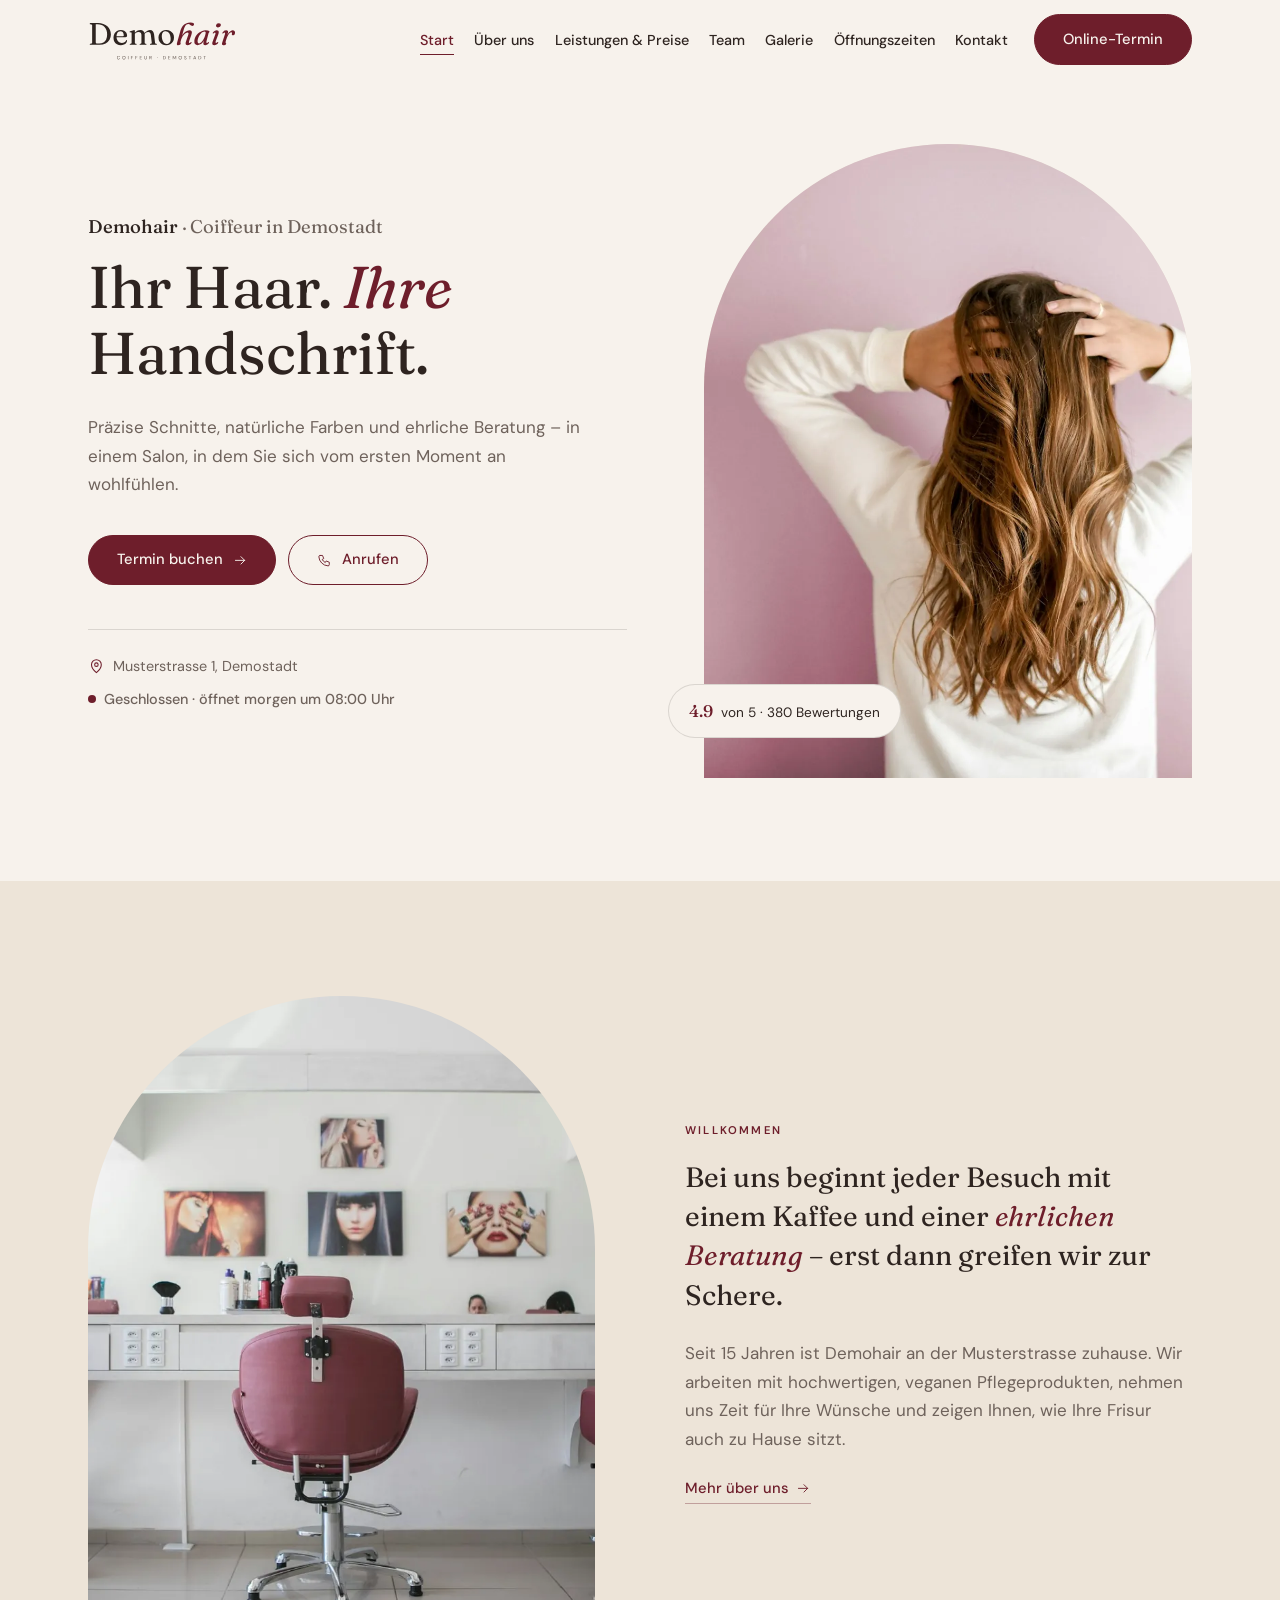
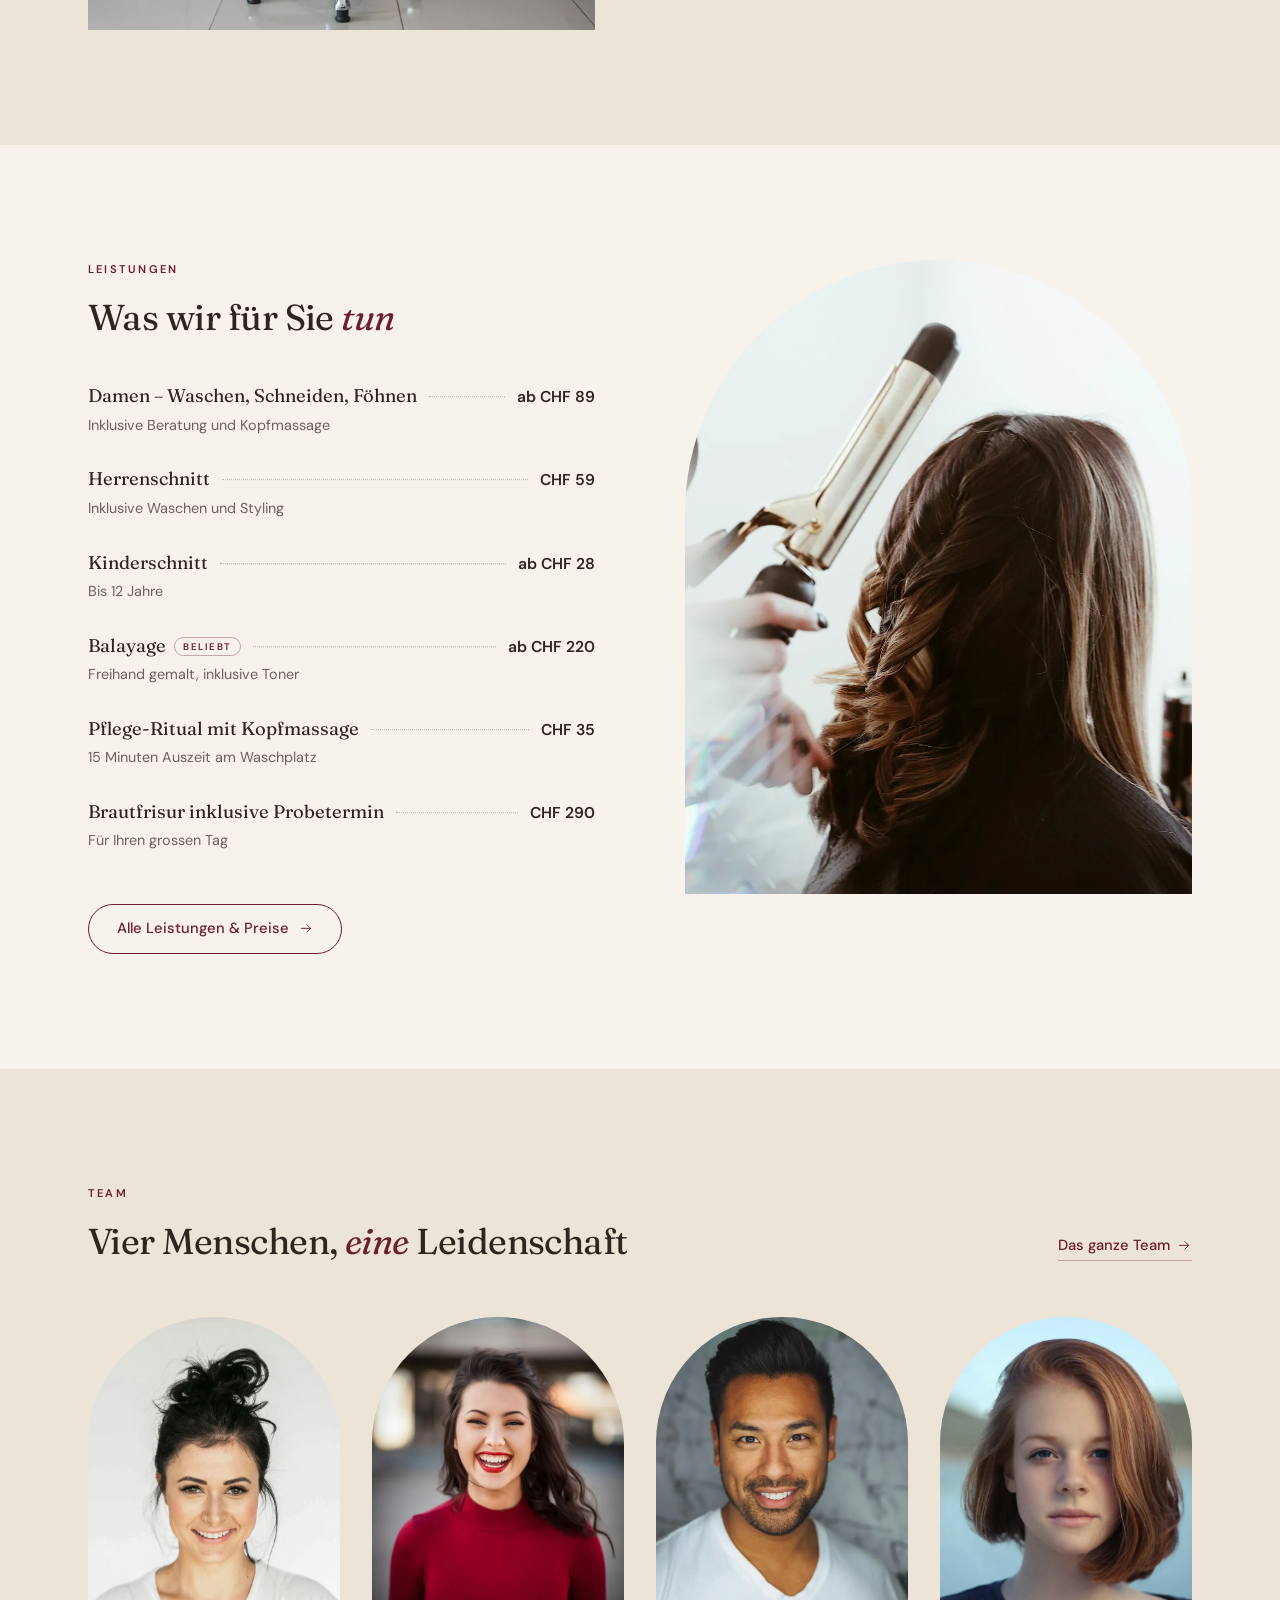
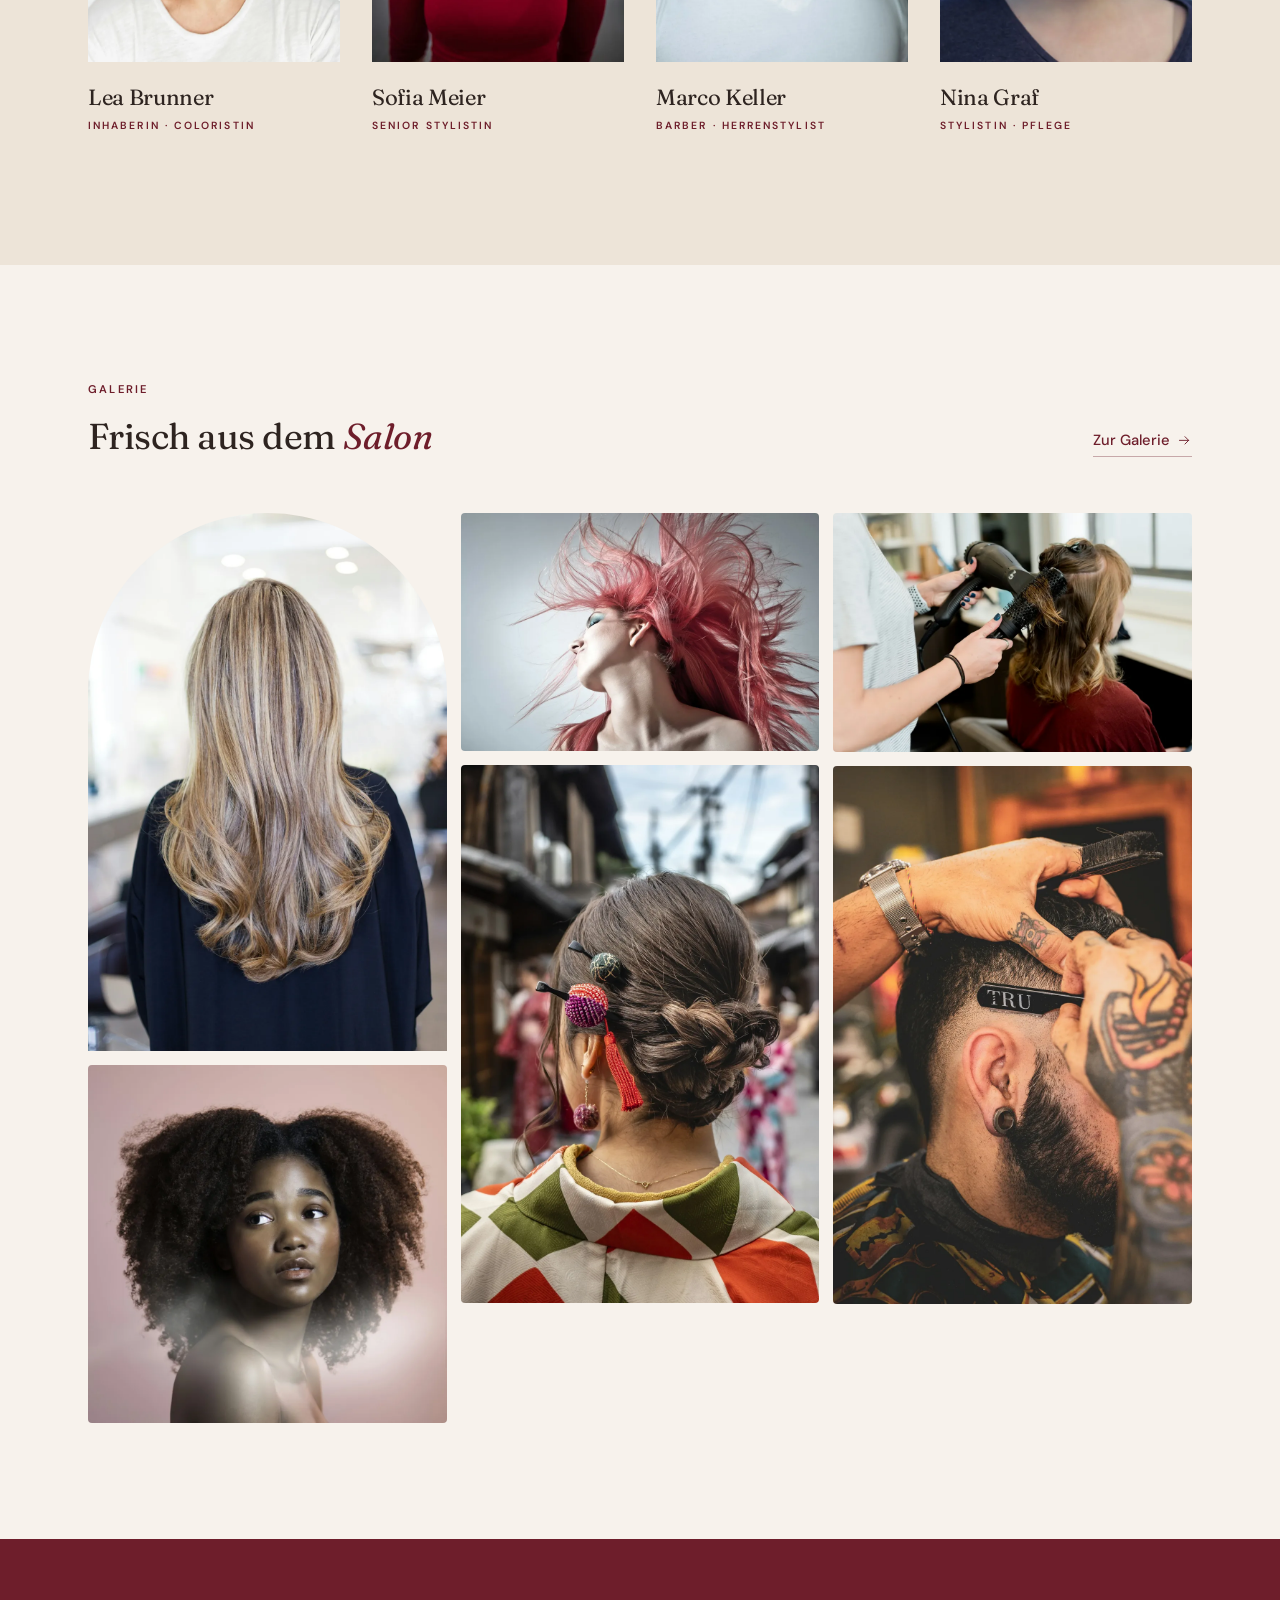
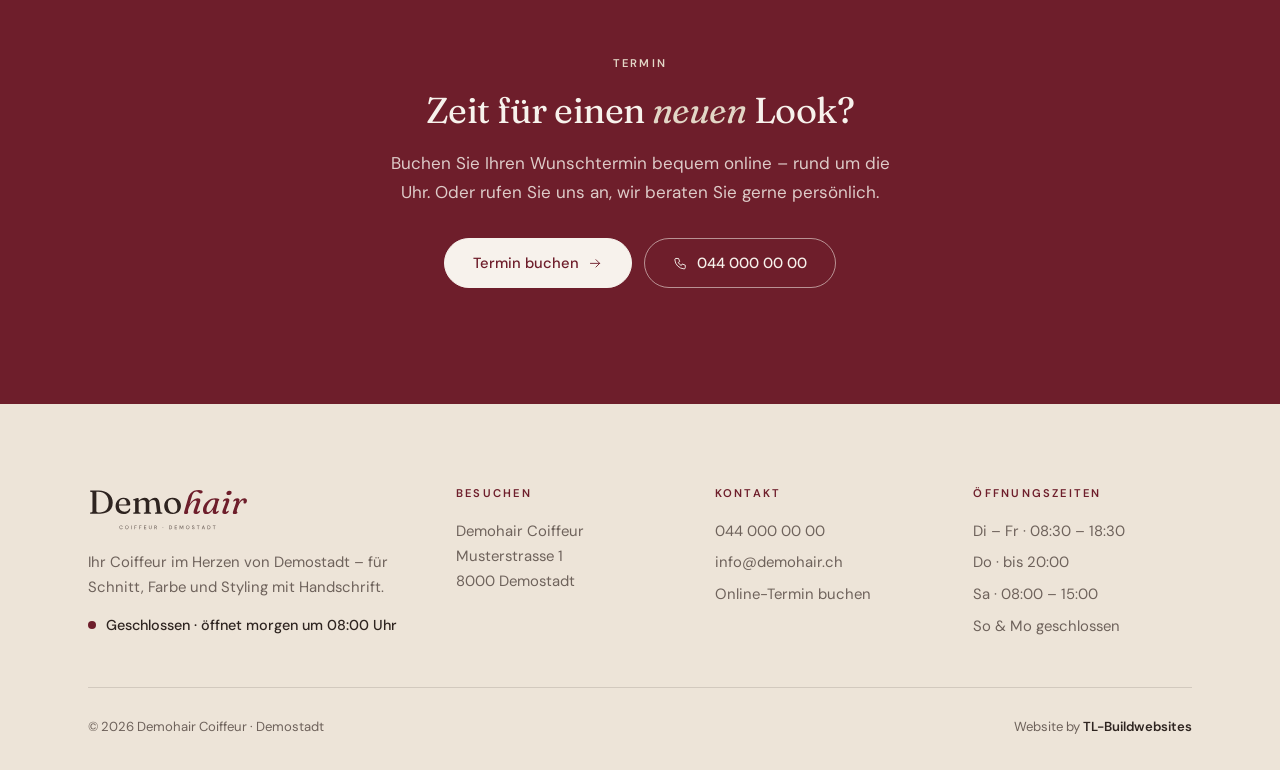
<file: index.html>
<!DOCTYPE html>
<html lang="de-CH">
<head>
<meta charset="utf-8">
<meta name="viewport" content="width=device-width, initial-scale=1">
<title>Demohair – Coiffeur in Demostadt</title>
<meta name="description" content="Demohair – Ihr Coiffeur in Demostadt für Schnitt, Farbe, Styling und Pflege. Jetzt online Termin buchen.">
<meta name="theme-color" content="#F7F2EC">
<link rel="icon" href="images/favicon.svg" type="image/svg+xml">
<link rel="preload" href="fonts/fraunces-latin-400-normal.woff2" as="font" type="font/woff2" crossorigin>
<link rel="preload" href="fonts/dm-sans-latin-400-normal.woff2" as="font" type="font/woff2" crossorigin>
<link rel="stylesheet" href="css/style.css">
<script>document.documentElement.classList.add('js');</script>
</head>
<body>
<a class="skip-link" href="#inhalt">Zum Inhalt springen</a>
<header class="header">
  <div class="container header__inner">
    <a class="header__logo" href="index.html" aria-label="Demohair – zur Startseite"><img src="images/logo.svg" alt="Demohair" width="277" height="84"></a>
    <nav class="nav" aria-label="Hauptnavigation">
      <ul class="nav__list"><li><a class="nav__link" href="index.html" aria-current="page">Start</a></li><li><a class="nav__link" href="ueber-uns.html">Über uns</a></li><li><a class="nav__link" href="leistungen.html">Leistungen & Preise</a></li><li><a class="nav__link" href="team.html">Team</a></li><li><a class="nav__link" href="galerie.html">Galerie</a></li><li><a class="nav__link" href="oeffnungszeiten.html">Öffnungszeiten</a></li><li><a class="nav__link" href="kontakt.html">Kontakt</a></li></ul>
      <a class="btn" href="online-termin.html">Online-Termin</a>
      <button class="nav-toggle" type="button" aria-expanded="false" aria-controls="mobile-nav" aria-label="Menü öffnen"><span></span><span></span></button>
    </nav>
  </div>
</header>
<div class="mobile-nav" id="mobile-nav">
  <ul><li><a class="m-link" href="index.html" aria-current="page">Start</a></li><li><a class="m-link" href="ueber-uns.html">Über uns</a></li><li><a class="m-link" href="leistungen.html">Leistungen & Preise</a></li><li><a class="m-link" href="team.html">Team</a></li><li><a class="m-link" href="galerie.html">Galerie</a></li><li><a class="m-link" href="oeffnungszeiten.html">Öffnungszeiten</a></li><li><a class="m-link" href="kontakt.html">Kontakt</a></li></ul>
  <a class="btn" href="online-termin.html">Online-Termin buchen</a>
  <p><a href="tel:+41440000000">044 000 00 00</a><br><a href="mailto:info@demohair.ch">info@demohair.ch</a></p>
</div>
<main id="inhalt">
<section class="hero bg-cream">
  <div class="container hero__grid">
    <div class="reveal">
      <p class="hero__kicker"><b>Demohair</b> · Coiffeur in Demostadt</p>
      <h1>Ihr Haar. <em>Ihre</em> Handschrift.</h1>
      <p class="lead">Präzise Schnitte, natürliche Farben und ehrliche Beratung – in einem Salon, in dem Sie sich vom ersten Moment an wohlfühlen.</p>
      <div class="btn-row">
        <a class="btn" href="online-termin.html">Termin buchen <svg viewBox="0 0 24 24" fill="none" stroke="currentColor" stroke-width="1.5" stroke-linecap="round" stroke-linejoin="round" aria-hidden="true"><path d="M4 12h15M13 6l6 6-6 6"/></svg></a>
        <a class="btn btn--outline" href="tel:+41440000000"><svg viewBox="0 0 24 24" fill="none" stroke="currentColor" stroke-width="1.5" stroke-linecap="round" stroke-linejoin="round" aria-hidden="true"><path d="M5 4h4l2 5-2.5 1.5a11 11 0 0 0 5 5L15 13l5 2v4a2 2 0 0 1-2 2A16 16 0 0 1 3 6a2 2 0 0 1 2-2"/></svg> Anrufen</a>
      </div>
      <div class="hero__facts">
        <span><svg viewBox="0 0 24 24" fill="none" stroke="currentColor" stroke-width="1.5" stroke-linecap="round" stroke-linejoin="round" aria-hidden="true"><path d="M12 21s-7-6.2-7-11.5A7 7 0 0 1 19 9.5C19 14.8 12 21 12 21z"/><circle cx="12" cy="9.5" r="2.5"/></svg> Musterstrasse 1, Demostadt</span>
        <span class="status" data-status><span class="status__dot"></span><span class="status__text">Öffnungszeiten</span></span>
      </div>
    </div>
    <div class="hero__photo reveal">
      <div class="arch"><img src="images/hero.webp" alt="Frau mit langen, warmbraunen Wellen von hinten" width="1800" height="1202" fetchpriority="high"></div>
      <span class="hero__note"><b>4.9</b> von 5 · 380 Bewertungen</span>
    </div>
  </div>
</section>

<section class="section bg-beige">
  <div class="container split">
    <div class="reveal"><div class="arch"><img src="images/salon-interieur.webp" alt="Salon-Interieur mit burgunderroten Stühlen und grossem Spiegel" width="1400" height="933" loading="lazy" decoding="async"></div></div>
    <div class="reveal">
      <span class="label">Willkommen</span>
      <p class="quote">Bei uns beginnt jeder Besuch mit einem Kaffee und einer <em>ehrlichen Beratung</em> – erst dann greifen wir zur Schere.</p>
      <p class="muted">Seit 15 Jahren ist Demohair an der Musterstrasse zuhause. Wir arbeiten mit hochwertigen, veganen Pflegeprodukten, nehmen uns Zeit für Ihre Wünsche und zeigen Ihnen, wie Ihre Frisur auch zu Hause sitzt.</p>
      <a class="text-link" href="ueber-uns.html">Mehr über uns <svg viewBox="0 0 24 24" fill="none" stroke="currentColor" stroke-width="1.5" stroke-linecap="round" stroke-linejoin="round" aria-hidden="true"><path d="M4 12h15M13 6l6 6-6 6"/></svg></a>
    </div>
  </div>
</section>

<section class="section bg-cream">
  <div class="container split split--top">
    <div class="reveal">
      <span class="label">Leistungen</span>
      <h2>Was wir für Sie <em>tun</em></h2>
      <ul class="menu menu-preview" style="margin:2rem 0 2.25rem"><li><div class="menu__row"><span class="menu__name">Damen – Waschen, Schneiden, Föhnen</span><span class="menu__dots" aria-hidden="true"></span><span class="menu__price">ab CHF 89</span></div><div class="menu__desc">Inklusive Beratung und Kopfmassage</div></li><li><div class="menu__row"><span class="menu__name">Herrenschnitt</span><span class="menu__dots" aria-hidden="true"></span><span class="menu__price">CHF 59</span></div><div class="menu__desc">Inklusive Waschen und Styling</div></li><li><div class="menu__row"><span class="menu__name">Kinderschnitt</span><span class="menu__dots" aria-hidden="true"></span><span class="menu__price">ab CHF 28</span></div><div class="menu__desc">Bis 12 Jahre</div></li><li><div class="menu__row"><span class="menu__name">Balayage<span class="menu__tag">Beliebt</span></span><span class="menu__dots" aria-hidden="true"></span><span class="menu__price">ab CHF 220</span></div><div class="menu__desc">Freihand gemalt, inklusive Toner</div></li><li><div class="menu__row"><span class="menu__name">Pflege-Ritual mit Kopfmassage</span><span class="menu__dots" aria-hidden="true"></span><span class="menu__price">CHF 35</span></div><div class="menu__desc">15 Minuten Auszeit am Waschplatz</div></li><li><div class="menu__row"><span class="menu__name">Brautfrisur inklusive Probetermin</span><span class="menu__dots" aria-hidden="true"></span><span class="menu__price">CHF 290</span></div><div class="menu__desc">Für Ihren grossen Tag</div></li></ul>
      <a class="btn btn--outline" href="leistungen.html">Alle Leistungen &amp; Preise <svg viewBox="0 0 24 24" fill="none" stroke="currentColor" stroke-width="1.5" stroke-linecap="round" stroke-linejoin="round" aria-hidden="true"><path d="M4 12h15M13 6l6 6-6 6"/></svg></a>
    </div>
    <div class="reveal"><div class="arch"><img src="images/leistung-styling.webp" alt="Stylistin formt Locken mit dem Lockenstab" width="1000" height="1779" loading="lazy" decoding="async"></div></div>
  </div>
</section>

<section class="section bg-beige">
  <div class="container">
    <div class="section-head reveal">
      <div><span class="label">Team</span><h2>Vier Menschen, <em>eine</em> Leidenschaft</h2></div>
      <a class="text-link" href="team.html">Das ganze Team <svg viewBox="0 0 24 24" fill="none" stroke="currentColor" stroke-width="1.5" stroke-linecap="round" stroke-linejoin="round" aria-hidden="true"><path d="M4 12h15M13 6l6 6-6 6"/></svg></a>
    </div>
    <div class="team-grid">
      <a class="person reveal" href="team.html">
        <div class="arch zoom"><img src="images/team-lea.webp" alt="Porträt von Lea Brunner" width="800" height="1007" loading="lazy" decoding="async"></div>
        <h3>Lea Brunner</h3><span class="label">Inhaberin · Coloristin</span>
      </a><a class="person reveal" href="team.html">
        <div class="arch zoom"><img src="images/team-sofia.webp" alt="Porträt von Sofia Meier" width="800" height="1200" loading="lazy" decoding="async"></div>
        <h3>Sofia Meier</h3><span class="label">Senior Stylistin</span>
      </a><a class="person reveal" href="team.html">
        <div class="arch zoom"><img src="images/team-marco.webp" alt="Porträt von Marco Keller" width="800" height="1200" loading="lazy" decoding="async"></div>
        <h3>Marco Keller</h3><span class="label">Barber · Herrenstylist</span>
      </a><a class="person reveal" href="team.html">
        <div class="arch zoom"><img src="images/team-nina.webp" alt="Porträt von Nina Graf" width="800" height="1000" loading="lazy" decoding="async"></div>
        <h3>Nina Graf</h3><span class="label">Stylistin · Pflege</span>
      </a>
    </div>
  </div>
</section>

<section class="section bg-cream">
  <div class="container">
    <div class="section-head reveal">
      <div><span class="label">Galerie</span><h2>Frisch aus dem <em>Salon</em></h2></div>
      <a class="text-link" href="galerie.html">Zur Galerie <svg viewBox="0 0 24 24" fill="none" stroke="currentColor" stroke-width="1.5" stroke-linecap="round" stroke-linejoin="round" aria-hidden="true"><path d="M4 12h15M13 6l6 6-6 6"/></svg></a>
    </div>
    <div class="masonry"><a class="g-wrap reveal" href="galerie.html"><span class="g-item is-arch zoom" style="cursor:pointer"><img src="images/galerie-01.webp" alt="Lange Haare mit weicher, heller Balayage" width="1000" height="1500" loading="lazy" decoding="async"></span></a><a class="g-wrap reveal" href="galerie.html"><span class="g-item zoom" style="cursor:pointer"><img src="images/galerie-03.webp" alt="Voluminöse natürliche Locken" width="1000" height="1000" loading="lazy" decoding="async"></span></a><a class="g-wrap reveal" href="galerie.html"><span class="g-item zoom" style="cursor:pointer"><img src="images/galerie-04.webp" alt="Rosé gefärbte Haare in Bewegung" width="1000" height="664" loading="lazy" decoding="async"></span></a><a class="g-wrap reveal" href="galerie.html"><span class="g-item zoom" style="cursor:pointer"><img src="images/galerie-05.webp" alt="Kunstvoll geflochtene Hochsteckfrisur mit Haarschmuck" width="1000" height="1500" loading="lazy" decoding="async"></span></a><a class="g-wrap reveal" href="galerie.html"><span class="g-item zoom" style="cursor:pointer"><img src="images/galerie-11.webp" alt="Stylistin föhnt Volumen in mittellanges Haar" width="1000" height="668" loading="lazy" decoding="async"></span></a><a class="g-wrap reveal" href="galerie.html"><span class="g-item zoom" style="cursor:pointer"><img src="images/galerie-08.webp" alt="Barber rasiert die Konturen eines Skin Fades" width="1000" height="1498" loading="lazy" decoding="async"></span></a></div>
  </div>
</section>

<section class="section bg-burgundy cta">
  <div class="container reveal">
    <span class="label">Termin</span>
    <h2>Zeit für einen <em>neuen</em> Look?</h2>
    <p>Buchen Sie Ihren Wunschtermin bequem online – rund um die Uhr. Oder rufen Sie uns an, wir beraten Sie gerne persönlich.</p>
    <div class="btn-row">
      <a class="btn btn--light" href="online-termin.html">Termin buchen <svg viewBox="0 0 24 24" fill="none" stroke="currentColor" stroke-width="1.5" stroke-linecap="round" stroke-linejoin="round" aria-hidden="true"><path d="M4 12h15M13 6l6 6-6 6"/></svg></a>
      <a class="btn btn--outline-light" href="tel:+41440000000"><svg viewBox="0 0 24 24" fill="none" stroke="currentColor" stroke-width="1.5" stroke-linecap="round" stroke-linejoin="round" aria-hidden="true"><path d="M5 4h4l2 5-2.5 1.5a11 11 0 0 0 5 5L15 13l5 2v4a2 2 0 0 1-2 2A16 16 0 0 1 3 6a2 2 0 0 1 2-2"/></svg> 044 000 00 00</a>
    </div>
  </div>
</section>
</main>
<footer class="footer">
  <div class="container">
    <div class="footer__top">
      <div>
        <a class="footer__logo" href="index.html"><img src="images/logo.svg" alt="Demohair" width="277" height="84" loading="lazy"></a>
        <p>Ihr Coiffeur im Herzen von Demostadt – für Schnitt, Farbe und Styling mit Handschrift.</p>
        <span class="status" data-status><span class="status__dot"></span><span class="status__text">Öffnungszeiten</span></span>
      </div>
      <div>
        <span class="label">Besuchen</span>
        <p>Demohair Coiffeur<br>Musterstrasse 1<br>8000 Demostadt</p>
      </div>
      <div>
        <span class="label">Kontakt</span>
        <ul>
          <li><a href="tel:+41440000000">044 000 00 00</a></li>
          <li><a href="mailto:info@demohair.ch">info@demohair.ch</a></li>
          <li><a href="online-termin.html">Online-Termin buchen</a></li>
        </ul>
      </div>
      <div>
        <span class="label">Öffnungszeiten</span>
        <ul>
          <li>Di – Fr · 08:30 – 18:30</li>
          <li>Do · bis 20:00</li>
          <li>Sa · 08:00 – 15:00</li>
          <li>So &amp; Mo geschlossen</li>
        </ul>
      </div>
    </div>
    <div class="footer__bottom">
      <span>© <span data-year>2026</span> Demohair Coiffeur · Demostadt</span>
      <span class="footer__credit">Website by <b>TL-Buildwebsites</b></span>
    </div>
  </div>
</footer>
<script src="js/main.js"></script>
</body>
</html>
</file>
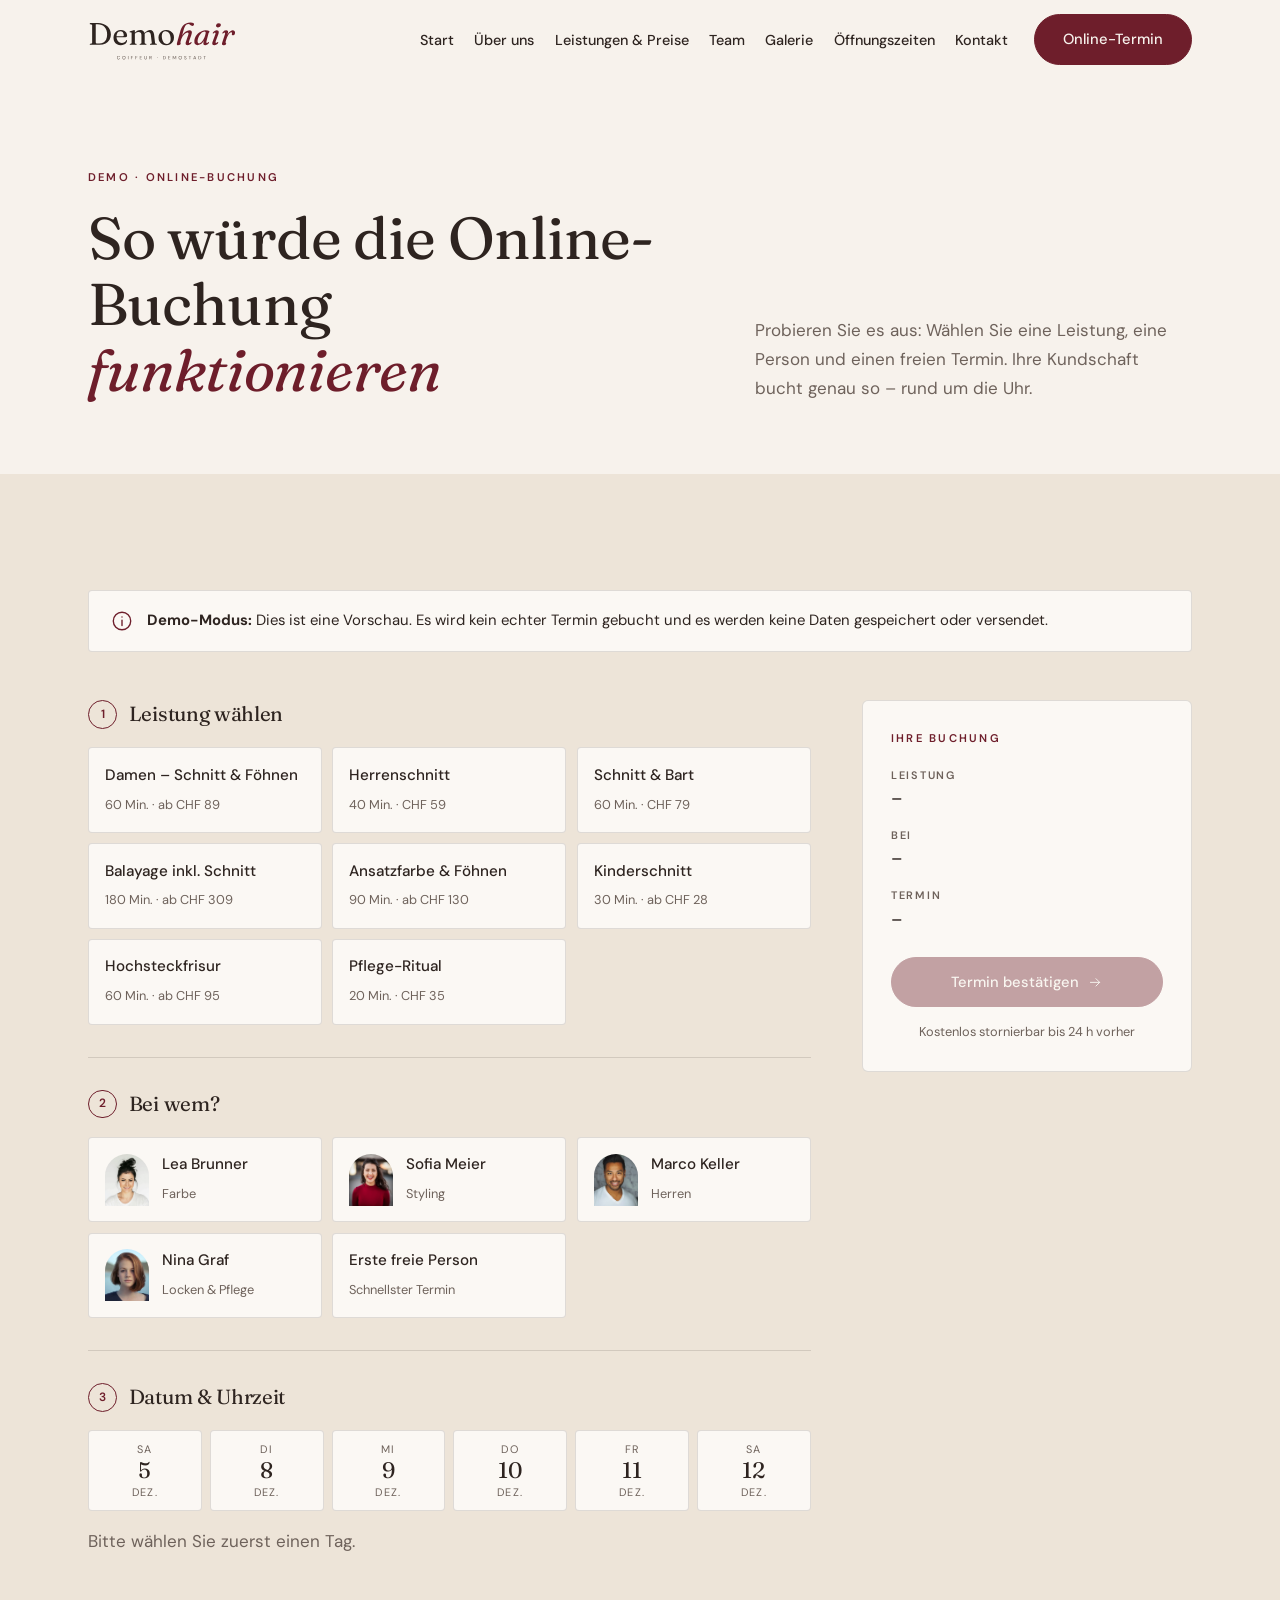
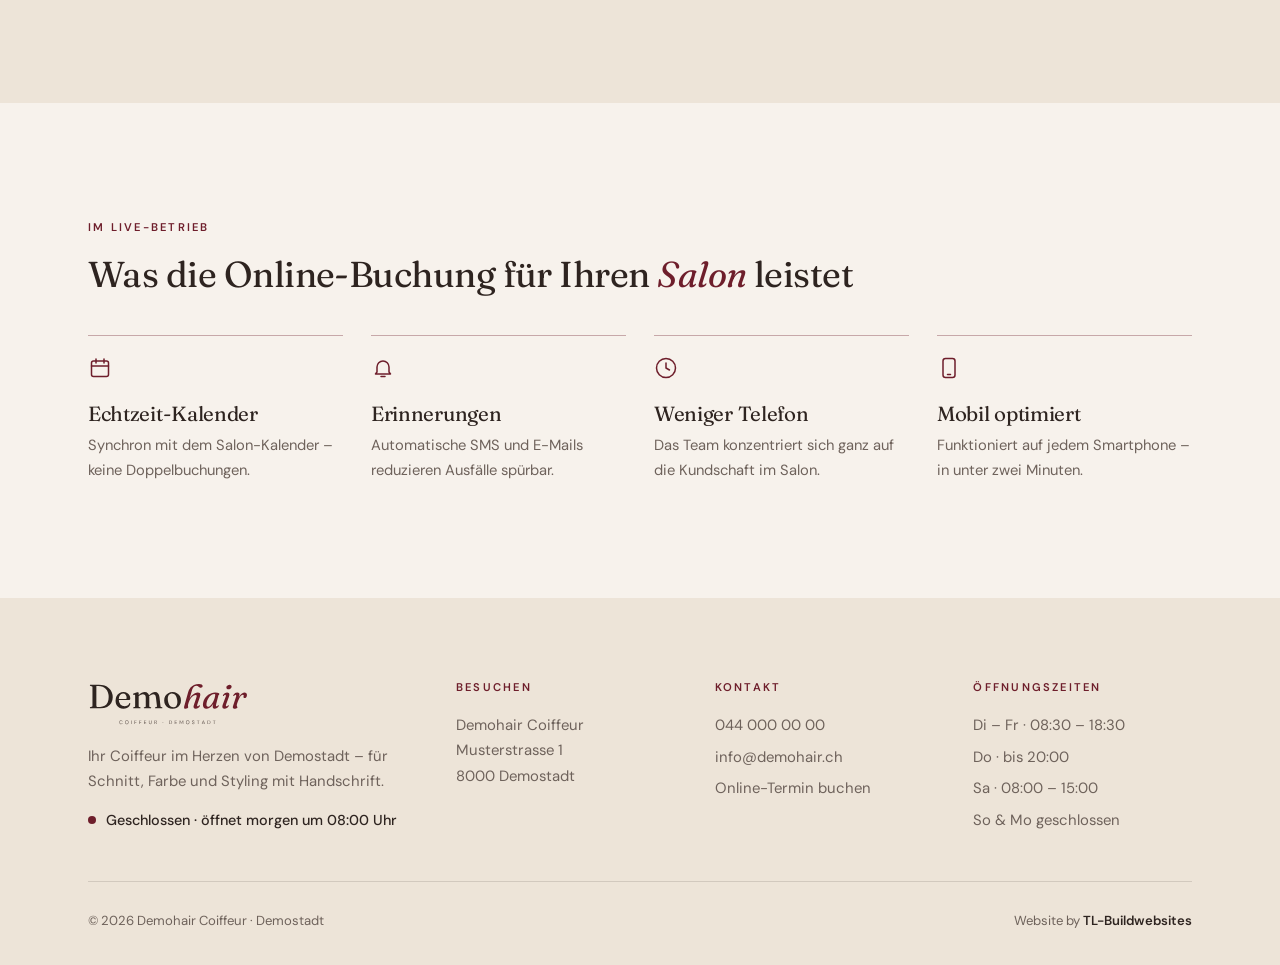
<file: buchung-demo.html>
<!DOCTYPE html>
<html lang="de-CH">
<head>
<meta charset="utf-8">
<meta name="viewport" content="width=device-width, initial-scale=1">
<title>Online-Buchung (Demo) – Demohair</title>
<meta name="description" content="Demo: So funktioniert die Online-Buchung bei Demohair.">
<meta name="theme-color" content="#F7F2EC">
<link rel="icon" href="images/favicon.svg" type="image/svg+xml">
<link rel="preload" href="fonts/fraunces-latin-400-normal.woff2" as="font" type="font/woff2" crossorigin>
<link rel="preload" href="fonts/dm-sans-latin-400-normal.woff2" as="font" type="font/woff2" crossorigin>
<link rel="stylesheet" href="css/style.css">
<script>document.documentElement.classList.add('js');</script>
</head>
<body>
<a class="skip-link" href="#inhalt">Zum Inhalt springen</a>
<header class="header">
  <div class="container header__inner">
    <a class="header__logo" href="index.html" aria-label="Demohair – zur Startseite"><img src="images/logo.svg" alt="Demohair" width="277" height="84"></a>
    <nav class="nav" aria-label="Hauptnavigation">
      <ul class="nav__list"><li><a class="nav__link" href="index.html">Start</a></li><li><a class="nav__link" href="ueber-uns.html">Über uns</a></li><li><a class="nav__link" href="leistungen.html">Leistungen & Preise</a></li><li><a class="nav__link" href="team.html">Team</a></li><li><a class="nav__link" href="galerie.html">Galerie</a></li><li><a class="nav__link" href="oeffnungszeiten.html">Öffnungszeiten</a></li><li><a class="nav__link" href="kontakt.html">Kontakt</a></li></ul>
      <a class="btn" href="online-termin.html">Online-Termin</a>
      <button class="nav-toggle" type="button" aria-expanded="false" aria-controls="mobile-nav" aria-label="Menü öffnen"><span></span><span></span></button>
    </nav>
  </div>
</header>
<div class="mobile-nav" id="mobile-nav">
  <ul><li><a class="m-link" href="index.html">Start</a></li><li><a class="m-link" href="ueber-uns.html">Über uns</a></li><li><a class="m-link" href="leistungen.html">Leistungen & Preise</a></li><li><a class="m-link" href="team.html">Team</a></li><li><a class="m-link" href="galerie.html">Galerie</a></li><li><a class="m-link" href="oeffnungszeiten.html">Öffnungszeiten</a></li><li><a class="m-link" href="kontakt.html">Kontakt</a></li></ul>
  <a class="btn" href="online-termin.html">Online-Termin buchen</a>
  <p><a href="tel:+41440000000">044 000 00 00</a><br><a href="mailto:info@demohair.ch">info@demohair.ch</a></p>
</div>
<main id="inhalt">
<section class="page-head bg-cream">
  <div class="container page-head__grid">
    <div class="reveal">
      <span class="label">Demo · Online-Buchung</span>
      <h1>So würde die Online-Buchung <em>funktionieren</em></h1>
    </div>
    <div class="reveal">
      <p class="lead">Probieren Sie es aus: Wählen Sie eine Leistung, eine Person und einen freien Termin. Ihre Kundschaft bucht genau so – rund um die Uhr.</p>
    </div>
  </div>
</section>
<section class="section bg-beige">
  <div class="container">
    <div class="notice"><svg viewBox="0 0 24 24" fill="none" stroke="currentColor" stroke-width="1.5" stroke-linecap="round" stroke-linejoin="round" aria-hidden="true"><circle cx="12" cy="12" r="9.5"/><path d="M12 11v6M12 7.5v.2"/></svg><p><strong>Demo-Modus:</strong> Dies ist eine Vorschau. Es wird kein echter Termin gebucht und es werden keine Daten gespeichert oder versendet.</p></div>
    <div class="booking">
      <div id="booking">
        <div class="bk-step"><h3><span>1</span>Leistung wählen</h3><div class="choice-grid"><button type="button" class="choice" data-service="Damen – Schnitt & Föhnen" data-price="ab CHF 89" aria-pressed="false"><b>Damen – Schnitt &amp; Föhnen</b><small>60 Min. · ab CHF 89</small></button><button type="button" class="choice" data-service="Herrenschnitt" data-price="CHF 59" aria-pressed="false"><b>Herrenschnitt</b><small>40 Min. · CHF 59</small></button><button type="button" class="choice" data-service="Schnitt & Bart" data-price="CHF 79" aria-pressed="false"><b>Schnitt &amp; Bart</b><small>60 Min. · CHF 79</small></button><button type="button" class="choice" data-service="Balayage inkl. Schnitt" data-price="ab CHF 309" aria-pressed="false"><b>Balayage inkl. Schnitt</b><small>180 Min. · ab CHF 309</small></button><button type="button" class="choice" data-service="Ansatzfarbe & Föhnen" data-price="ab CHF 130" aria-pressed="false"><b>Ansatzfarbe &amp; Föhnen</b><small>90 Min. · ab CHF 130</small></button><button type="button" class="choice" data-service="Kinderschnitt" data-price="ab CHF 28" aria-pressed="false"><b>Kinderschnitt</b><small>30 Min. · ab CHF 28</small></button><button type="button" class="choice" data-service="Hochsteckfrisur" data-price="ab CHF 95" aria-pressed="false"><b>Hochsteckfrisur</b><small>60 Min. · ab CHF 95</small></button><button type="button" class="choice" data-service="Pflege-Ritual" data-price="CHF 35" aria-pressed="false"><b>Pflege-Ritual</b><small>20 Min. · CHF 35</small></button></div></div>
        <div class="bk-step"><h3><span>2</span>Bei wem?</h3><div class="choice-grid"><button type="button" class="choice choice--person" data-person="Lea Brunner" aria-pressed="false"><img src="images/team-lea.webp" alt="" width="44" height="52" loading="lazy"><span><b>Lea Brunner</b><small>Farbe</small></span></button><button type="button" class="choice choice--person" data-person="Sofia Meier" aria-pressed="false"><img src="images/team-sofia.webp" alt="" width="44" height="52" loading="lazy"><span><b>Sofia Meier</b><small>Styling</small></span></button><button type="button" class="choice choice--person" data-person="Marco Keller" aria-pressed="false"><img src="images/team-marco.webp" alt="" width="44" height="52" loading="lazy"><span><b>Marco Keller</b><small>Herren</small></span></button><button type="button" class="choice choice--person" data-person="Nina Graf" aria-pressed="false"><img src="images/team-nina.webp" alt="" width="44" height="52" loading="lazy"><span><b>Nina Graf</b><small>Locken &amp; Pflege</small></span></button><button type="button" class="choice choice--person" data-person="Erste freie Person" aria-pressed="false"><span><b>Erste freie Person</b><small>Schnellster Termin</small></span></button></div></div>
        <div class="bk-step"><h3><span>3</span>Datum &amp; Uhrzeit</h3><div class="days"></div><div class="slots"><p class="muted" style="margin:0">Bitte wählen Sie zuerst einen Tag.</p></div></div>
      </div>
      <aside class="summary" aria-live="polite">
        <span class="label">Ihre Buchung</span>
        <dl>
          <div><dt>Leistung</dt><dd data-sum="service">–</dd></div>
          <div><dt>Bei</dt><dd data-sum="person">–</dd></div>
          <div><dt>Termin</dt><dd data-sum="date">–</dd></div>
        </dl>
        <button class="btn" id="bk-confirm" type="button" disabled>Termin bestätigen <svg viewBox="0 0 24 24" fill="none" stroke="currentColor" stroke-width="1.5" stroke-linecap="round" stroke-linejoin="round" aria-hidden="true"><path d="M4 12h15M13 6l6 6-6 6"/></svg></button>
        <p class="summary__hint">Kostenlos stornierbar bis 24 h vorher</p>
      </aside>
    </div>
    <div class="confirm" role="status">
      <div class="confirm__icon"><svg viewBox="0 0 24 24" fill="none" stroke="currentColor" stroke-width="1.8" stroke-linecap="round" stroke-linejoin="round" aria-hidden="true"><path d="M5 12.5l4.5 4.5L19 7.5"/></svg></div>
      <span class="label">Demo-Bestätigung</span>
      <h2>Vielen Dank – Ihr Termin ist <em>reserviert</em></h2>
      <p class="muted">So sieht die Bestätigung für Ihre Kundschaft aus. Im Live-Betrieb folgt zusätzlich eine E-Mail mit Kalendereintrag und am Vortag eine SMS-Erinnerung.</p>
      <dl class="confirm__card">
        <div><dt>Leistung</dt><dd data-c="service"></dd></div>
        <div><dt>Bei</dt><dd data-c="person"></dd></div>
        <div><dt>Datum</dt><dd data-c="date"></dd></div>
        <div><dt>Uhrzeit</dt><dd data-c="time"></dd></div>
        <div><dt>Ort</dt><dd>Demohair, Musterstrasse 1, 8000 Demostadt</dd></div>
        <div><dt>Buchungsnummer</dt><dd>DH-2026-0815</dd></div>
      </dl>
      <div class="btn-row" style="justify-content:center">
        <button class="btn btn--outline" type="button" data-booking-reset>Demo neu starten</button>
        <a class="btn" href="index.html">Zur Startseite <svg viewBox="0 0 24 24" fill="none" stroke="currentColor" stroke-width="1.5" stroke-linecap="round" stroke-linejoin="round" aria-hidden="true"><path d="M4 12h15M13 6l6 6-6 6"/></svg></a>
      </div>
    </div>
  </div>
</section>
<section class="section bg-cream">
  <div class="container">
    <div class="reveal"><span class="label">Im Live-Betrieb</span><h2>Was die Online-Buchung für Ihren <em>Salon</em> leistet</h2></div>
    <div class="features" style="margin-top:2.5rem">
      <div class="feature reveal"><svg viewBox="0 0 24 24" fill="none" stroke="currentColor" stroke-width="1.5" stroke-linecap="round" stroke-linejoin="round" aria-hidden="true"><rect x="3.5" y="5" width="17" height="15.5" rx="2"/><path d="M3.5 10h17M8 3v4M16 3v4"/></svg><h3>Echtzeit-Kalender</h3><p>Synchron mit dem Salon-Kalender – keine Doppelbuchungen.</p></div>
      <div class="feature reveal"><svg viewBox="0 0 24 24" fill="none" stroke="currentColor" stroke-width="1.5" stroke-linecap="round" stroke-linejoin="round" aria-hidden="true"><path d="M6 16V11a6 6 0 0 1 12 0v5l1.5 2h-15zM10 20.5h4"/></svg><h3>Erinnerungen</h3><p>Automatische SMS und E-Mails reduzieren Ausfälle spürbar.</p></div>
      <div class="feature reveal"><svg viewBox="0 0 24 24" fill="none" stroke="currentColor" stroke-width="1.5" stroke-linecap="round" stroke-linejoin="round" aria-hidden="true"><circle cx="12" cy="12" r="9.5"/><path d="M12 7v5l3.5 2"/></svg><h3>Weniger Telefon</h3><p>Das Team konzentriert sich ganz auf die Kundschaft im Salon.</p></div>
      <div class="feature reveal"><svg viewBox="0 0 24 24" fill="none" stroke="currentColor" stroke-width="1.5" stroke-linecap="round" stroke-linejoin="round" aria-hidden="true"><rect x="6" y="2.5" width="12" height="19" rx="2.5"/><path d="M10.5 18.5h3"/></svg><h3>Mobil optimiert</h3><p>Funktioniert auf jedem Smartphone – in unter zwei Minuten.</p></div>
    </div>
  </div>
</section>
</main>
<footer class="footer">
  <div class="container">
    <div class="footer__top">
      <div>
        <a class="footer__logo" href="index.html"><img src="images/logo.svg" alt="Demohair" width="277" height="84" loading="lazy"></a>
        <p>Ihr Coiffeur im Herzen von Demostadt – für Schnitt, Farbe und Styling mit Handschrift.</p>
        <span class="status" data-status><span class="status__dot"></span><span class="status__text">Öffnungszeiten</span></span>
      </div>
      <div>
        <span class="label">Besuchen</span>
        <p>Demohair Coiffeur<br>Musterstrasse 1<br>8000 Demostadt</p>
      </div>
      <div>
        <span class="label">Kontakt</span>
        <ul>
          <li><a href="tel:+41440000000">044 000 00 00</a></li>
          <li><a href="mailto:info@demohair.ch">info@demohair.ch</a></li>
          <li><a href="online-termin.html">Online-Termin buchen</a></li>
        </ul>
      </div>
      <div>
        <span class="label">Öffnungszeiten</span>
        <ul>
          <li>Di – Fr · 08:30 – 18:30</li>
          <li>Do · bis 20:00</li>
          <li>Sa · 08:00 – 15:00</li>
          <li>So &amp; Mo geschlossen</li>
        </ul>
      </div>
    </div>
    <div class="footer__bottom">
      <span>© <span data-year>2026</span> Demohair Coiffeur · Demostadt</span>
      <span class="footer__credit">Website by <b>TL-Buildwebsites</b></span>
    </div>
  </div>
</footer>
<script src="js/main.js"></script>
</body>
</html>
</file>
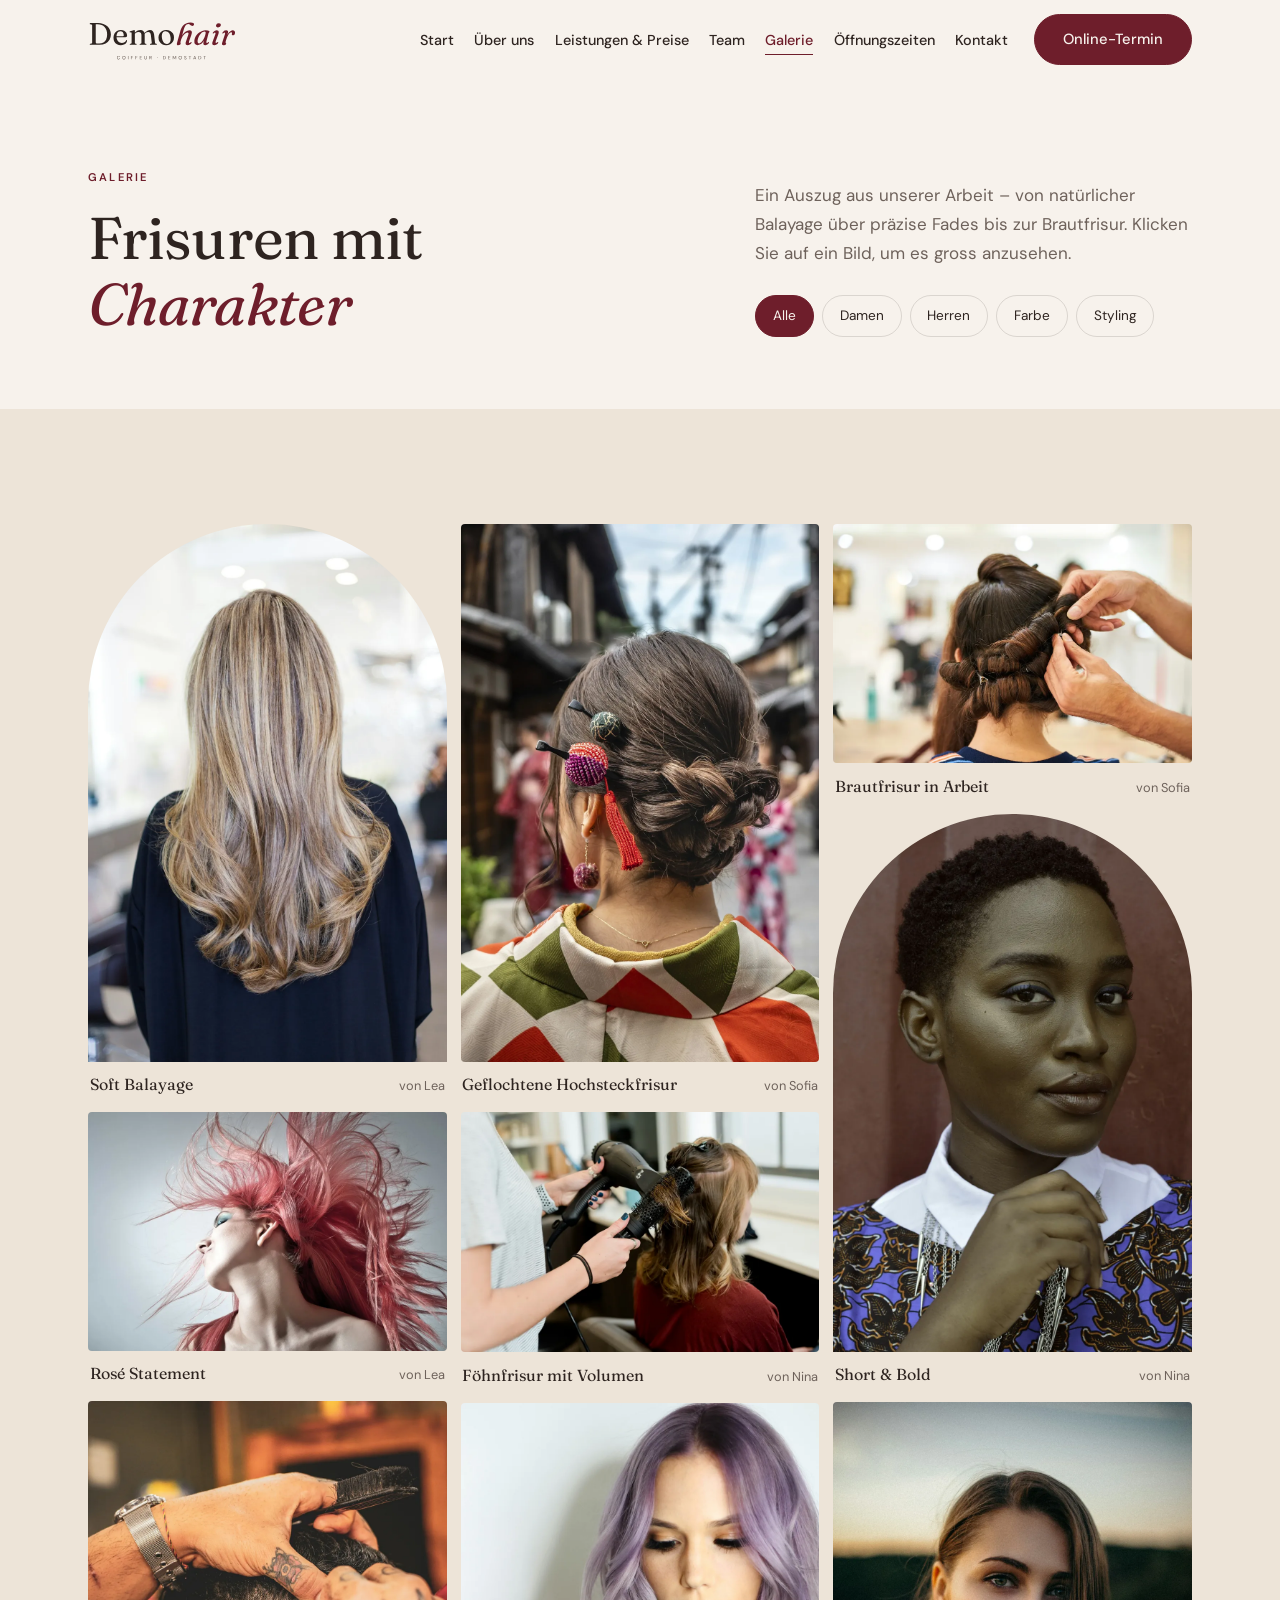
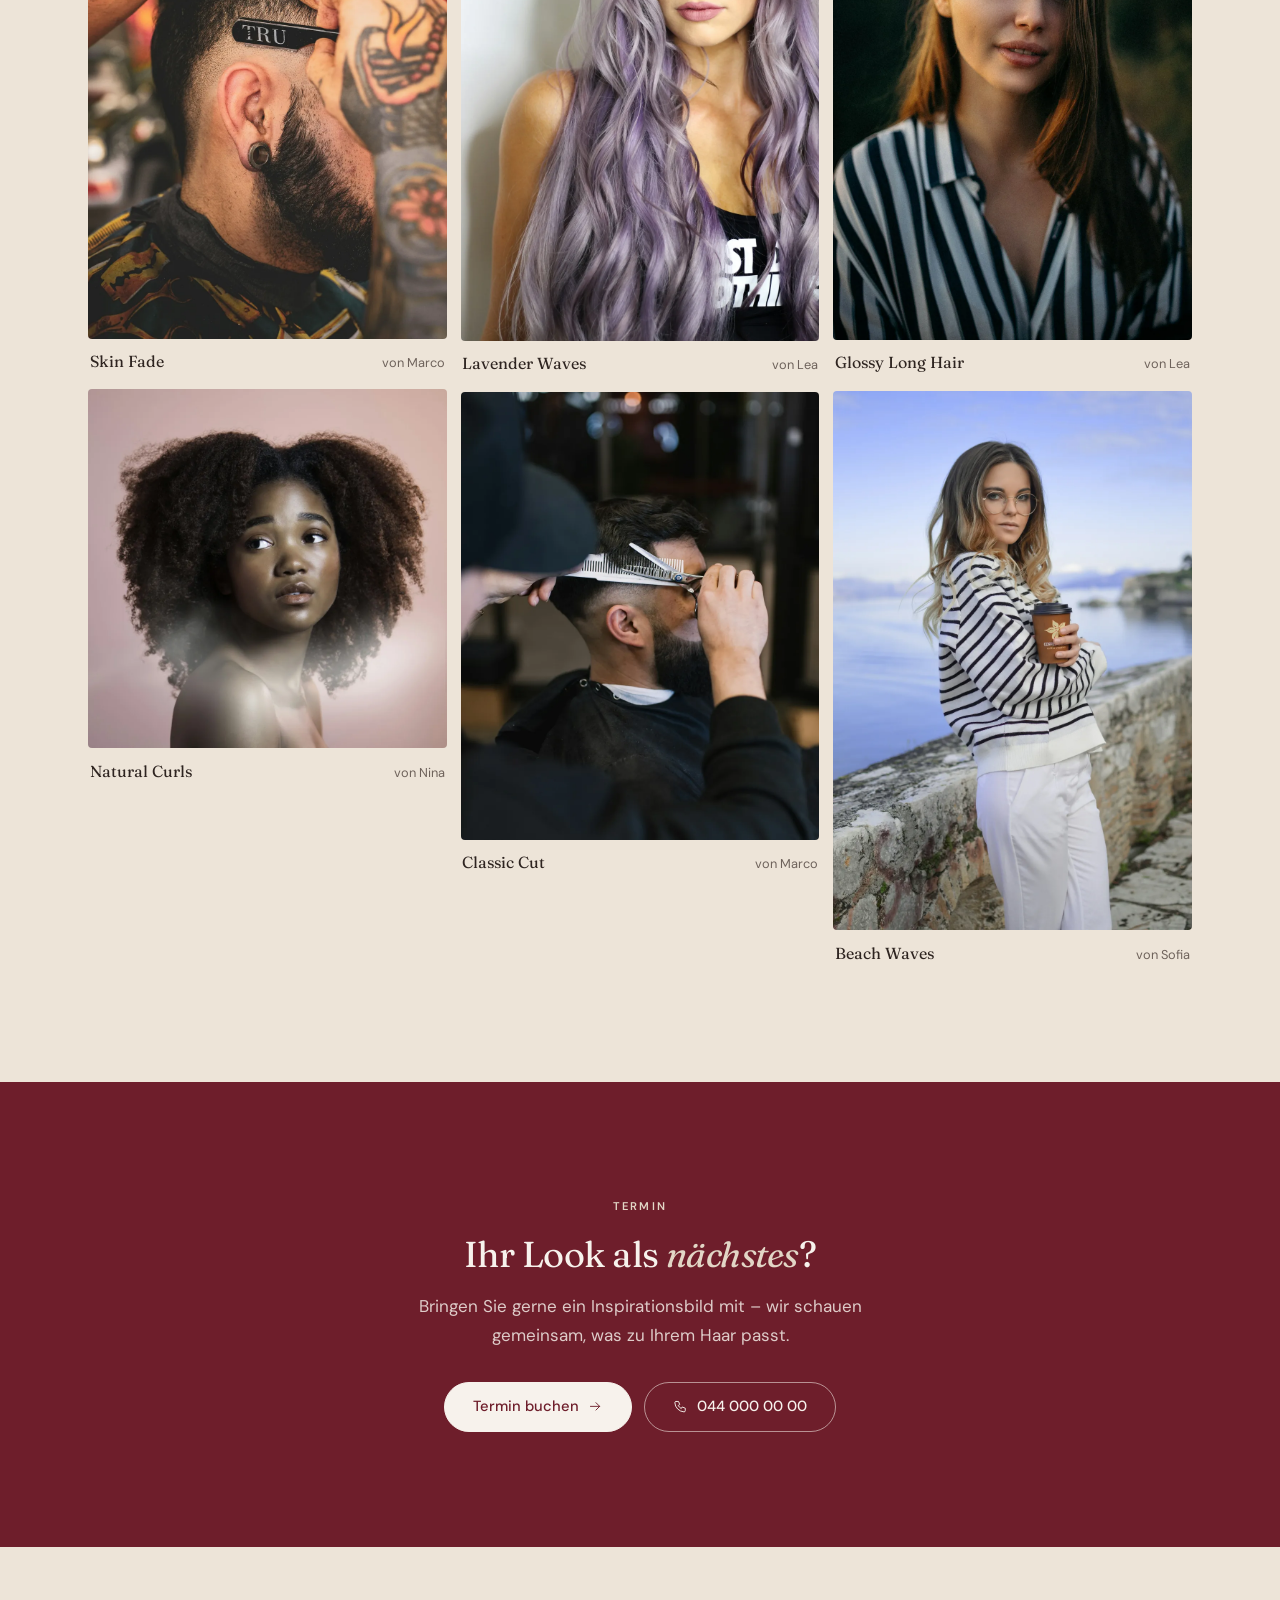
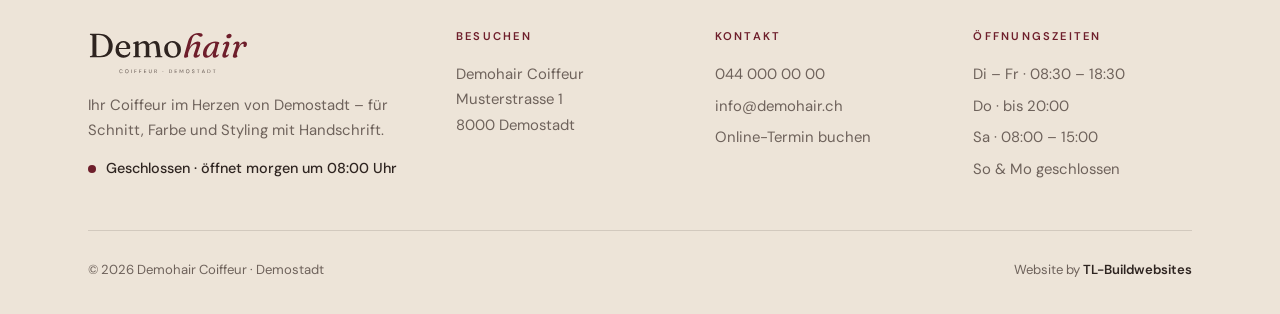
<file: galerie.html>
<!DOCTYPE html>
<html lang="de-CH">
<head>
<meta charset="utf-8">
<meta name="viewport" content="width=device-width, initial-scale=1">
<title>Galerie – Demohair Coiffeur Demostadt</title>
<meta name="description" content="Frisuren-Galerie von Demohair: Balayage, Locken, Fades, Hochsteckfrisuren und mehr.">
<meta name="theme-color" content="#F7F2EC">
<link rel="icon" href="images/favicon.svg" type="image/svg+xml">
<link rel="preload" href="fonts/fraunces-latin-400-normal.woff2" as="font" type="font/woff2" crossorigin>
<link rel="preload" href="fonts/dm-sans-latin-400-normal.woff2" as="font" type="font/woff2" crossorigin>
<link rel="stylesheet" href="css/style.css">
<script>document.documentElement.classList.add('js');</script>
</head>
<body>
<a class="skip-link" href="#inhalt">Zum Inhalt springen</a>
<header class="header">
  <div class="container header__inner">
    <a class="header__logo" href="index.html" aria-label="Demohair – zur Startseite"><img src="images/logo.svg" alt="Demohair" width="277" height="84"></a>
    <nav class="nav" aria-label="Hauptnavigation">
      <ul class="nav__list"><li><a class="nav__link" href="index.html">Start</a></li><li><a class="nav__link" href="ueber-uns.html">Über uns</a></li><li><a class="nav__link" href="leistungen.html">Leistungen & Preise</a></li><li><a class="nav__link" href="team.html">Team</a></li><li><a class="nav__link" href="galerie.html" aria-current="page">Galerie</a></li><li><a class="nav__link" href="oeffnungszeiten.html">Öffnungszeiten</a></li><li><a class="nav__link" href="kontakt.html">Kontakt</a></li></ul>
      <a class="btn" href="online-termin.html">Online-Termin</a>
      <button class="nav-toggle" type="button" aria-expanded="false" aria-controls="mobile-nav" aria-label="Menü öffnen"><span></span><span></span></button>
    </nav>
  </div>
</header>
<div class="mobile-nav" id="mobile-nav">
  <ul><li><a class="m-link" href="index.html">Start</a></li><li><a class="m-link" href="ueber-uns.html">Über uns</a></li><li><a class="m-link" href="leistungen.html">Leistungen & Preise</a></li><li><a class="m-link" href="team.html">Team</a></li><li><a class="m-link" href="galerie.html" aria-current="page">Galerie</a></li><li><a class="m-link" href="oeffnungszeiten.html">Öffnungszeiten</a></li><li><a class="m-link" href="kontakt.html">Kontakt</a></li></ul>
  <a class="btn" href="online-termin.html">Online-Termin buchen</a>
  <p><a href="tel:+41440000000">044 000 00 00</a><br><a href="mailto:info@demohair.ch">info@demohair.ch</a></p>
</div>
<main id="inhalt">
<section class="page-head bg-cream">
  <div class="container page-head__grid">
    <div class="reveal">
      <span class="label">Galerie</span>
      <h1>Frisuren mit <em>Charakter</em></h1>
    </div>
    <div class="reveal">
      <p class="lead">Ein Auszug aus unserer Arbeit – von natürlicher Balayage über präzise Fades bis zur Brautfrisur. Klicken Sie auf ein Bild, um es gross anzusehen.</p><div class="cat-nav" role="group" aria-label="Galerie filtern" style="margin-top:1.75rem"><button class="pill is-active" type="button" data-filter="alle" aria-pressed="true">Alle</button><button class="pill" type="button" data-filter="damen" aria-pressed="false">Damen</button><button class="pill" type="button" data-filter="herren" aria-pressed="false">Herren</button><button class="pill" type="button" data-filter="farbe" aria-pressed="false">Farbe</button><button class="pill" type="button" data-filter="styling" aria-pressed="false">Styling</button></div>
    </div>
  </div>
</section>
<section class="section bg-beige">
  <div class="container">
    <div class="masonry" data-gallery>
      <div class="g-wrap reveal" data-cat="farbe damen">
        <button class="g-item is-arch zoom" type="button" data-full="images/galerie-01.webp" data-title="Soft Balayage" data-text="von Lea" aria-label="Bild vergrössern: Soft Balayage"><img src="images/galerie-01.webp" alt="Lange Haare mit weicher, heller Balayage" width="1000" height="1500" loading="lazy" decoding="async"></button>
        <div class="g-cap"><b>Soft Balayage</b><span>von Lea</span></div>
      </div>
<div class="g-wrap reveal" data-cat="farbe">
        <button class="g-item zoom" type="button" data-full="images/galerie-04.webp" data-title="Rosé Statement" data-text="von Lea" aria-label="Bild vergrössern: Rosé Statement"><img src="images/galerie-04.webp" alt="Rosé gefärbte Haare in Bewegung" width="1000" height="664" loading="lazy" decoding="async"></button>
        <div class="g-cap"><b>Rosé Statement</b><span>von Lea</span></div>
      </div>
<div class="g-wrap reveal" data-cat="herren">
        <button class="g-item zoom" type="button" data-full="images/galerie-08.webp" data-title="Skin Fade" data-text="von Marco" aria-label="Bild vergrössern: Skin Fade"><img src="images/galerie-08.webp" alt="Barber rasiert die Konturen eines Skin Fades" width="1000" height="1498" loading="lazy" decoding="async"></button>
        <div class="g-cap"><b>Skin Fade</b><span>von Marco</span></div>
      </div>
<div class="g-wrap reveal" data-cat="damen">
        <button class="g-item zoom" type="button" data-full="images/galerie-03.webp" data-title="Natural Curls" data-text="von Nina" aria-label="Bild vergrössern: Natural Curls"><img src="images/galerie-03.webp" alt="Voluminöse natürliche Locken" width="1000" height="1000" loading="lazy" decoding="async"></button>
        <div class="g-cap"><b>Natural Curls</b><span>von Nina</span></div>
      </div>
<div class="g-wrap reveal" data-cat="styling">
        <button class="g-item zoom" type="button" data-full="images/galerie-05.webp" data-title="Geflochtene Hochsteckfrisur" data-text="von Sofia" aria-label="Bild vergrössern: Geflochtene Hochsteckfrisur"><img src="images/galerie-05.webp" alt="Kunstvoll geflochtene Hochsteckfrisur mit Haarschmuck" width="1000" height="1500" loading="lazy" decoding="async"></button>
        <div class="g-cap"><b>Geflochtene Hochsteckfrisur</b><span>von Sofia</span></div>
      </div>
<div class="g-wrap reveal" data-cat="damen styling">
        <button class="g-item zoom" type="button" data-full="images/galerie-11.webp" data-title="Föhnfrisur mit Volumen" data-text="von Nina" aria-label="Bild vergrössern: Föhnfrisur mit Volumen"><img src="images/galerie-11.webp" alt="Stylistin föhnt Volumen in mittellanges Haar" width="1000" height="668" loading="lazy" decoding="async"></button>
        <div class="g-cap"><b>Föhnfrisur mit Volumen</b><span>von Nina</span></div>
      </div>
<div class="g-wrap reveal" data-cat="farbe">
        <button class="g-item zoom" type="button" data-full="images/galerie-02.webp" data-title="Lavender Waves" data-text="von Lea" aria-label="Bild vergrössern: Lavender Waves"><img src="images/galerie-02.webp" alt="Lange lavendelfarbene Wellen" width="1000" height="1500" loading="lazy" decoding="async"></button>
        <div class="g-cap"><b>Lavender Waves</b><span>von Lea</span></div>
      </div>
<div class="g-wrap reveal" data-cat="herren">
        <button class="g-item zoom" type="button" data-full="images/galerie-09.webp" data-title="Classic Cut" data-text="von Marco" aria-label="Bild vergrössern: Classic Cut"><img src="images/galerie-09.webp" alt="Herrenschnitt mit Schere und Kamm" width="1000" height="1250" loading="lazy" decoding="async"></button>
        <div class="g-cap"><b>Classic Cut</b><span>von Marco</span></div>
      </div>
<div class="g-wrap reveal" data-cat="styling">
        <button class="g-item zoom" type="button" data-full="images/galerie-06.webp" data-title="Brautfrisur in Arbeit" data-text="von Sofia" aria-label="Bild vergrössern: Brautfrisur in Arbeit"><img src="images/galerie-06.webp" alt="Stylistin steckt Locken für eine Brautfrisur" width="1000" height="667" loading="lazy" decoding="async"></button>
        <div class="g-cap"><b>Brautfrisur in Arbeit</b><span>von Sofia</span></div>
      </div>
<div class="g-wrap reveal" data-cat="damen">
        <button class="g-item is-arch zoom" type="button" data-full="images/galerie-10.webp" data-title="Short &amp; Bold" data-text="von Nina" aria-label="Bild vergrössern: Short &amp; Bold"><img src="images/galerie-10.webp" alt="Kurzer, natürlicher Haarschnitt" width="1000" height="1500" loading="lazy" decoding="async"></button>
        <div class="g-cap"><b>Short &amp; Bold</b><span>von Nina</span></div>
      </div>
<div class="g-wrap reveal" data-cat="damen farbe">
        <button class="g-item zoom" type="button" data-full="images/galerie-07.webp" data-title="Glossy Long Hair" data-text="von Lea" aria-label="Bild vergrössern: Glossy Long Hair"><img src="images/galerie-07.webp" alt="Lange, glänzende Haare mit Seitenscheitel" width="1000" height="1498" loading="lazy" decoding="async"></button>
        <div class="g-cap"><b>Glossy Long Hair</b><span>von Lea</span></div>
      </div>
<div class="g-wrap reveal" data-cat="styling">
        <button class="g-item zoom" type="button" data-full="images/galerie-12.webp" data-title="Beach Waves" data-text="von Sofia" aria-label="Bild vergrössern: Beach Waves"><img src="images/galerie-12.webp" alt="Lange Haare mit lockeren Beach Waves" width="1000" height="1504" loading="lazy" decoding="async"></button>
        <div class="g-cap"><b>Beach Waves</b><span>von Sofia</span></div>
      </div>
    </div>
  </div>
</section>
<div class="lightbox" role="dialog" aria-modal="true" aria-label="Bildansicht" aria-hidden="true">
  <span class="lightbox__count"></span>
  <button class="lightbox__btn lightbox__close" type="button" aria-label="Schliessen"><svg viewBox="0 0 24 24" fill="none" stroke="currentColor" stroke-width="1.5" stroke-linecap="round" stroke-linejoin="round" aria-hidden="true"><path d="M6 6l12 12M18 6L6 18"/></svg></button>
  <button class="lightbox__btn lightbox__prev" type="button" aria-label="Vorheriges Bild"><svg viewBox="0 0 24 24" fill="none" stroke="currentColor" stroke-width="1.5" stroke-linecap="round" stroke-linejoin="round" aria-hidden="true"><path d="M20 12H5M11 6l-6 6 6 6"/></svg></button>
  <button class="lightbox__btn lightbox__next" type="button" aria-label="Nächstes Bild"><svg viewBox="0 0 24 24" fill="none" stroke="currentColor" stroke-width="1.5" stroke-linecap="round" stroke-linejoin="round" aria-hidden="true"><path d="M4 12h15M13 6l6 6-6 6"/></svg></button>
  <figure class="lightbox__figure"><img class="lightbox__img" src="images/hero.webp" alt=""><figcaption class="lightbox__cap"></figcaption></figure>
</div>
<section class="section bg-burgundy cta">
  <div class="container reveal">
    <span class="label">Termin</span>
    <h2>Ihr Look als <em>nächstes</em>?</h2>
    <p>Bringen Sie gerne ein Inspirationsbild mit – wir schauen gemeinsam, was zu Ihrem Haar passt.</p>
    <div class="btn-row">
      <a class="btn btn--light" href="online-termin.html">Termin buchen <svg viewBox="0 0 24 24" fill="none" stroke="currentColor" stroke-width="1.5" stroke-linecap="round" stroke-linejoin="round" aria-hidden="true"><path d="M4 12h15M13 6l6 6-6 6"/></svg></a>
      <a class="btn btn--outline-light" href="tel:+41440000000"><svg viewBox="0 0 24 24" fill="none" stroke="currentColor" stroke-width="1.5" stroke-linecap="round" stroke-linejoin="round" aria-hidden="true"><path d="M5 4h4l2 5-2.5 1.5a11 11 0 0 0 5 5L15 13l5 2v4a2 2 0 0 1-2 2A16 16 0 0 1 3 6a2 2 0 0 1 2-2"/></svg> 044 000 00 00</a>
    </div>
  </div>
</section>
</main>
<footer class="footer">
  <div class="container">
    <div class="footer__top">
      <div>
        <a class="footer__logo" href="index.html"><img src="images/logo.svg" alt="Demohair" width="277" height="84" loading="lazy"></a>
        <p>Ihr Coiffeur im Herzen von Demostadt – für Schnitt, Farbe und Styling mit Handschrift.</p>
        <span class="status" data-status><span class="status__dot"></span><span class="status__text">Öffnungszeiten</span></span>
      </div>
      <div>
        <span class="label">Besuchen</span>
        <p>Demohair Coiffeur<br>Musterstrasse 1<br>8000 Demostadt</p>
      </div>
      <div>
        <span class="label">Kontakt</span>
        <ul>
          <li><a href="tel:+41440000000">044 000 00 00</a></li>
          <li><a href="mailto:info@demohair.ch">info@demohair.ch</a></li>
          <li><a href="online-termin.html">Online-Termin buchen</a></li>
        </ul>
      </div>
      <div>
        <span class="label">Öffnungszeiten</span>
        <ul>
          <li>Di – Fr · 08:30 – 18:30</li>
          <li>Do · bis 20:00</li>
          <li>Sa · 08:00 – 15:00</li>
          <li>So &amp; Mo geschlossen</li>
        </ul>
      </div>
    </div>
    <div class="footer__bottom">
      <span>© <span data-year>2026</span> Demohair Coiffeur · Demostadt</span>
      <span class="footer__credit">Website by <b>TL-Buildwebsites</b></span>
    </div>
  </div>
</footer>
<script src="js/main.js"></script>
</body>
</html>
</file>
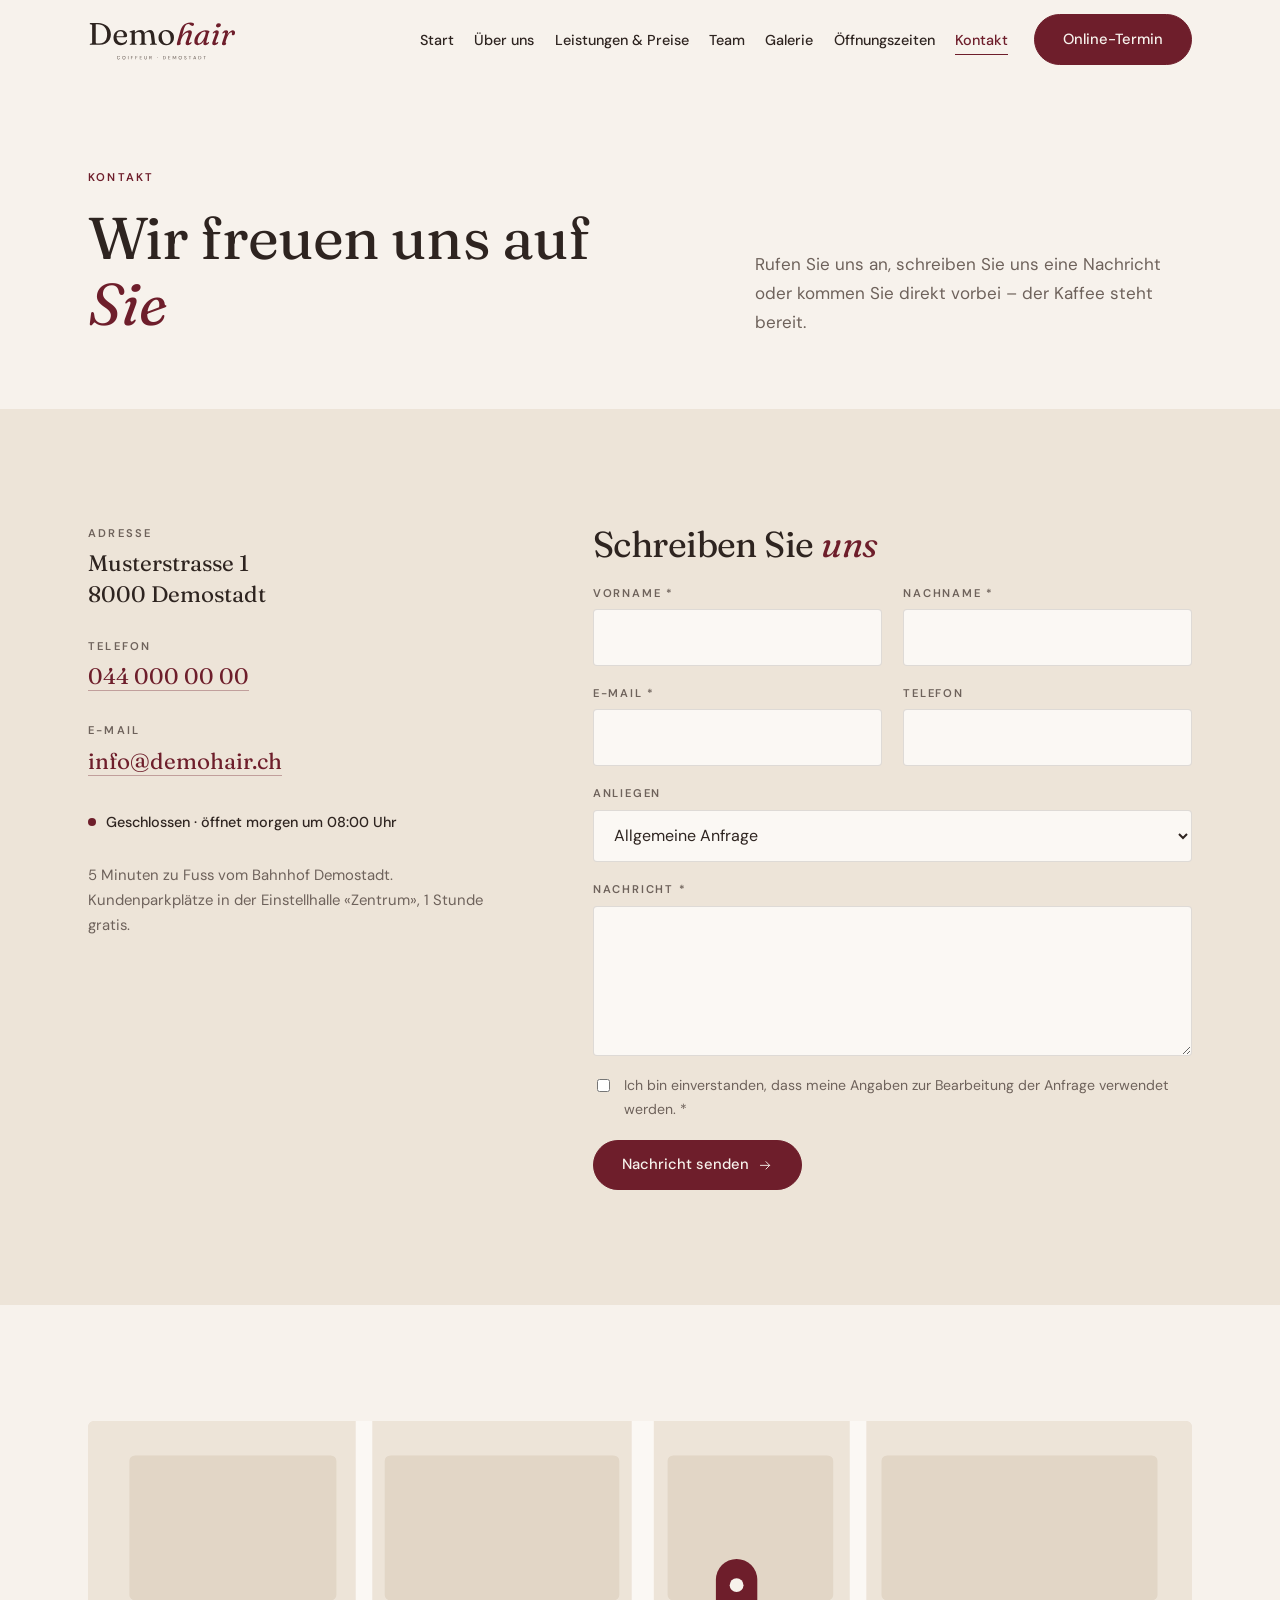
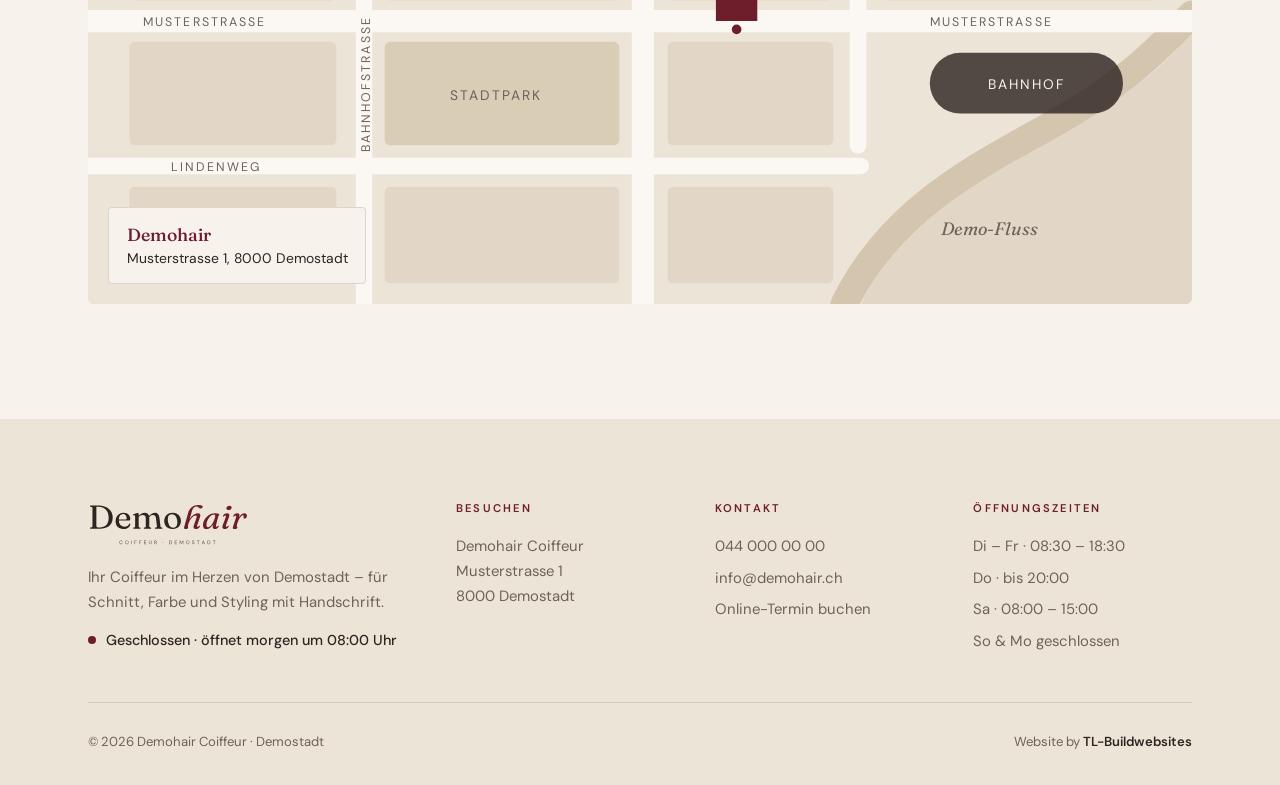
<file: kontakt.html>
<!DOCTYPE html>
<html lang="de-CH">
<head>
<meta charset="utf-8">
<meta name="viewport" content="width=device-width, initial-scale=1">
<title>Kontakt – Demohair Coiffeur Demostadt</title>
<meta name="description" content="Kontakt zu Demohair: Musterstrasse 1, 8000 Demostadt, Telefon 044 000 00 00, info@demohair.ch.">
<meta name="theme-color" content="#F7F2EC">
<link rel="icon" href="images/favicon.svg" type="image/svg+xml">
<link rel="preload" href="fonts/fraunces-latin-400-normal.woff2" as="font" type="font/woff2" crossorigin>
<link rel="preload" href="fonts/dm-sans-latin-400-normal.woff2" as="font" type="font/woff2" crossorigin>
<link rel="stylesheet" href="css/style.css">
<script>document.documentElement.classList.add('js');</script>
</head>
<body>
<a class="skip-link" href="#inhalt">Zum Inhalt springen</a>
<header class="header">
  <div class="container header__inner">
    <a class="header__logo" href="index.html" aria-label="Demohair – zur Startseite"><img src="images/logo.svg" alt="Demohair" width="277" height="84"></a>
    <nav class="nav" aria-label="Hauptnavigation">
      <ul class="nav__list"><li><a class="nav__link" href="index.html">Start</a></li><li><a class="nav__link" href="ueber-uns.html">Über uns</a></li><li><a class="nav__link" href="leistungen.html">Leistungen & Preise</a></li><li><a class="nav__link" href="team.html">Team</a></li><li><a class="nav__link" href="galerie.html">Galerie</a></li><li><a class="nav__link" href="oeffnungszeiten.html">Öffnungszeiten</a></li><li><a class="nav__link" href="kontakt.html" aria-current="page">Kontakt</a></li></ul>
      <a class="btn" href="online-termin.html">Online-Termin</a>
      <button class="nav-toggle" type="button" aria-expanded="false" aria-controls="mobile-nav" aria-label="Menü öffnen"><span></span><span></span></button>
    </nav>
  </div>
</header>
<div class="mobile-nav" id="mobile-nav">
  <ul><li><a class="m-link" href="index.html">Start</a></li><li><a class="m-link" href="ueber-uns.html">Über uns</a></li><li><a class="m-link" href="leistungen.html">Leistungen & Preise</a></li><li><a class="m-link" href="team.html">Team</a></li><li><a class="m-link" href="galerie.html">Galerie</a></li><li><a class="m-link" href="oeffnungszeiten.html">Öffnungszeiten</a></li><li><a class="m-link" href="kontakt.html" aria-current="page">Kontakt</a></li></ul>
  <a class="btn" href="online-termin.html">Online-Termin buchen</a>
  <p><a href="tel:+41440000000">044 000 00 00</a><br><a href="mailto:info@demohair.ch">info@demohair.ch</a></p>
</div>
<main id="inhalt">
<section class="page-head bg-cream">
  <div class="container page-head__grid">
    <div class="reveal">
      <span class="label">Kontakt</span>
      <h1>Wir freuen uns auf <em>Sie</em></h1>
    </div>
    <div class="reveal">
      <p class="lead">Rufen Sie uns an, schreiben Sie uns eine Nachricht oder kommen Sie direkt vorbei – der Kaffee steht bereit.</p>
    </div>
  </div>
</section>
<section class="section bg-beige">
  <div class="container contact-grid">
    <div class="contact-list reveal">
      <div><span class="label">Adresse</span><address>Musterstrasse 1<br>8000 Demostadt</address></div>
      <div><span class="label">Telefon</span><a href="tel:+41440000000">044 000 00 00</a></div>
      <div><span class="label">E-Mail</span><a href="mailto:info@demohair.ch">info@demohair.ch</a></div>
      <div><span class="status" data-status><span class="status__dot"></span><span class="status__text">Öffnungszeiten</span></span></div>
      <p class="muted" style="font-size:.93rem;margin:0">5 Minuten zu Fuss vom Bahnhof Demostadt. Kundenparkplätze in der Einstellhalle «Zentrum», 1 Stunde gratis.</p>
    </div>
    <div class="reveal">
      <h2>Schreiben Sie <em>uns</em></h2>
      <form class="form" id="kontaktformular" novalidate>
        <div class="field"><label for="vorname">Vorname *</label><input id="vorname" name="vorname" autocomplete="given-name" required></div>
        <div class="field"><label for="nachname">Nachname *</label><input id="nachname" name="nachname" autocomplete="family-name" required></div>
        <div class="field"><label for="email">E-Mail *</label><input id="email" name="email" type="email" autocomplete="email" required></div>
        <div class="field"><label for="telefon">Telefon</label><input id="telefon" name="telefon" type="tel" autocomplete="tel"></div>
        <div class="field field--full"><label for="anliegen">Anliegen</label>
          <select id="anliegen" name="anliegen"><option>Allgemeine Anfrage</option><option>Terminanfrage</option><option>Hochzeit &amp; Styling</option><option>Gutschein</option><option>Bewerbung / Schnuppern</option></select></div>
        <div class="field field--full"><label for="nachricht">Nachricht *</label><textarea id="nachricht" name="nachricht" required></textarea></div>
        <label class="check field--full"><input type="checkbox" required> Ich bin einverstanden, dass meine Angaben zur Bearbeitung der Anfrage verwendet werden. *</label>
        <div class="field--full"><button class="btn" type="submit">Nachricht senden <svg viewBox="0 0 24 24" fill="none" stroke="currentColor" stroke-width="1.5" stroke-linecap="round" stroke-linejoin="round" aria-hidden="true"><path d="M4 12h15M13 6l6 6-6 6"/></svg></button></div>
      </form>
      <div class="form-success" role="status">
        <div class="confirm__icon"><svg viewBox="0 0 24 24" fill="none" stroke="currentColor" stroke-width="1.8" stroke-linecap="round" stroke-linejoin="round" aria-hidden="true"><path d="M5 12.5l4.5 4.5L19 7.5"/></svg></div>
        <h3>Vielen Dank<span data-name></span>!</h3>
        <p class="muted">Ihre Nachricht ist bei uns angekommen. Wir melden uns innerhalb eines Arbeitstages bei Ihnen.<br><small>(Demo: Es wurde keine Nachricht versendet.)</small></p>
        <button class="btn btn--outline" type="button" data-form-reset>Neue Nachricht</button>
      </div>
    </div>
  </div>
</section>
<section class="section bg-cream">
  <div class="container">
    <div class="map reveal">
      <svg viewBox="0 0 800 350" role="img" aria-labelledby="map-title">
  <title id="map-title">Stilisierte Karte: Demohair an der Musterstrasse 1, nahe Bahnhof und Stadtpark Demostadt</title>
  <rect width="800" height="350" fill="#EDE4D8"/>
  <g fill="#E2D6C6">
    <rect x="30" y="25" width="150" height="105" rx="4"/><rect x="30" y="160" width="150" height="75" rx="4"/><rect x="30" y="265" width="150" height="70" rx="4"/>
    <rect x="215" y="25" width="170" height="105" rx="4"/><rect x="215" y="265" width="170" height="70" rx="4"/>
    <rect x="420" y="25" width="120" height="105" rx="4"/><rect x="575" y="25" width="200" height="105" rx="4"/>
    <rect x="420" y="160" width="120" height="75" rx="4"/><rect x="420" y="265" width="120" height="70" rx="4"/>
  </g>
  <rect x="215" y="160" width="170" height="75" rx="4" fill="#D9CDB6"/>
  <path d="M560 350 C 590 290, 640 265, 700 230 S 790 170, 800 150 L 800 350 Z" fill="#E2D6C6"/>
  <path d="M548 350 C 580 285, 635 255, 695 222 S 780 160, 800 140" fill="none" stroke="#D3C5AE" stroke-width="20" stroke-linecap="round"/>
  <g stroke="#FBF8F4" stroke-linecap="round" fill="none">
    <path d="M0 145 H800" stroke-width="16"/><path d="M0 250 H560" stroke-width="12"/>
    <path d="M200 0 V350" stroke-width="12"/><path d="M402 0 V350" stroke-width="16"/><path d="M558 0 V235" stroke-width="12"/>
  </g>
  <rect x="610" y="168" width="140" height="44" rx="22" fill="#2E2420" fill-opacity=".8"/>
  <g font-family="DM Sans, sans-serif" font-size="9" letter-spacing="1.5" fill="#6E625B">
    <text x="610" y="148.5">MUSTERSTRASSE</text><text x="40" y="148.5">MUSTERSTRASSE</text>
    <text transform="translate(204 240) rotate(-90)">BAHNHOFSTRASSE</text>
    <text x="60" y="253.5">LINDENWEG</text>
    <text x="262" y="202" font-size="10">STADTPARK</text>
    <text x="618" y="300" font-family="Fraunces, serif" font-style="italic" font-size="13" letter-spacing="0">Demo-Fluss</text>
  </g>
  <text x="680" y="194" text-anchor="middle" font-family="DM Sans, sans-serif" font-size="10" letter-spacing="1.5" fill="#F7F2EC">BAHNHOF</text>
  <g transform="translate(470 145)">
    <path d="M-15 0 V-30 A15 15 0 0 1 15 -30 V0 Z" fill="#6E1E2B"/>
    <circle cy="-26" r="5" fill="#F7F2EC"/>
    <circle r="3.5" fill="#6E1E2B" cy="6"/>
  </g>
</svg>
      <div class="map__label"><b>Demohair</b><br>Musterstrasse 1, 8000 Demostadt</div>
    </div>
  </div>
</section>
</main>
<footer class="footer">
  <div class="container">
    <div class="footer__top">
      <div>
        <a class="footer__logo" href="index.html"><img src="images/logo.svg" alt="Demohair" width="277" height="84" loading="lazy"></a>
        <p>Ihr Coiffeur im Herzen von Demostadt – für Schnitt, Farbe und Styling mit Handschrift.</p>
        <span class="status" data-status><span class="status__dot"></span><span class="status__text">Öffnungszeiten</span></span>
      </div>
      <div>
        <span class="label">Besuchen</span>
        <p>Demohair Coiffeur<br>Musterstrasse 1<br>8000 Demostadt</p>
      </div>
      <div>
        <span class="label">Kontakt</span>
        <ul>
          <li><a href="tel:+41440000000">044 000 00 00</a></li>
          <li><a href="mailto:info@demohair.ch">info@demohair.ch</a></li>
          <li><a href="online-termin.html">Online-Termin buchen</a></li>
        </ul>
      </div>
      <div>
        <span class="label">Öffnungszeiten</span>
        <ul>
          <li>Di – Fr · 08:30 – 18:30</li>
          <li>Do · bis 20:00</li>
          <li>Sa · 08:00 – 15:00</li>
          <li>So &amp; Mo geschlossen</li>
        </ul>
      </div>
    </div>
    <div class="footer__bottom">
      <span>© <span data-year>2026</span> Demohair Coiffeur · Demostadt</span>
      <span class="footer__credit">Website by <b>TL-Buildwebsites</b></span>
    </div>
  </div>
</footer>
<script src="js/main.js"></script>
</body>
</html>
</file>
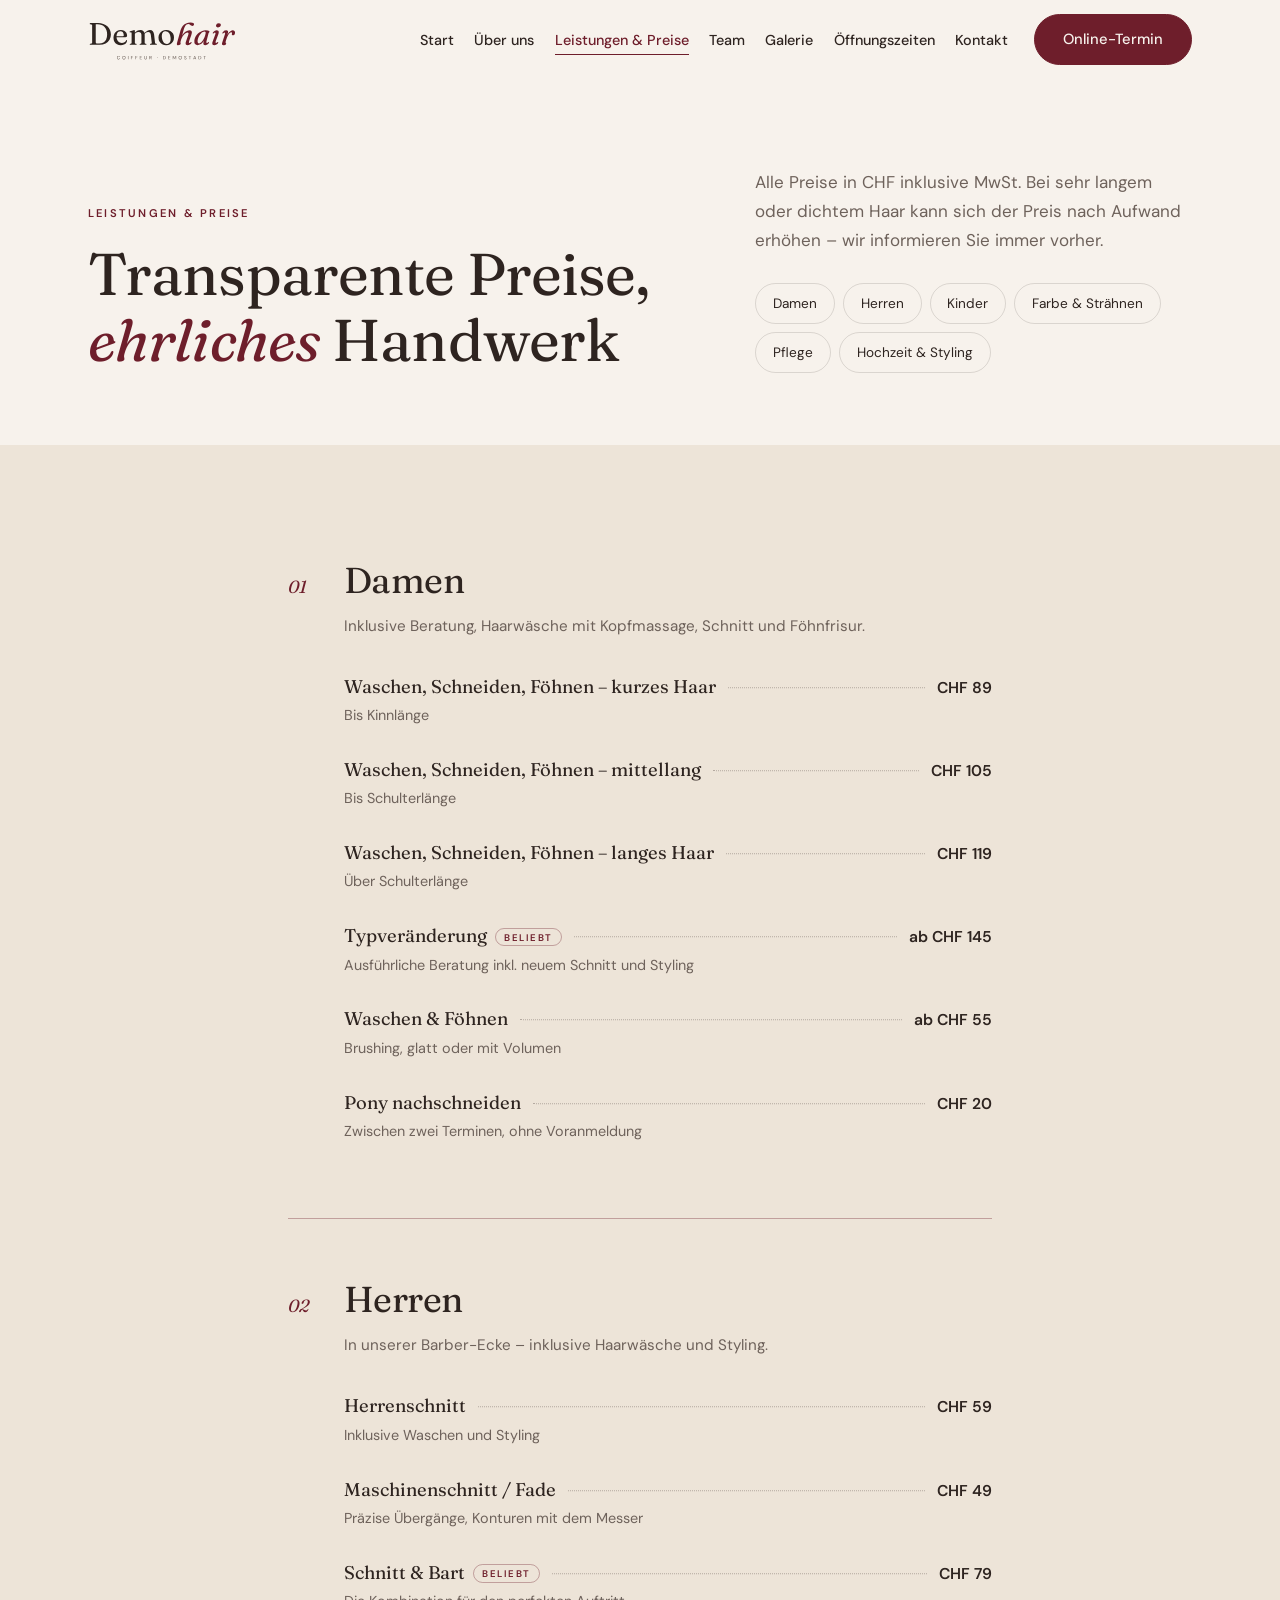
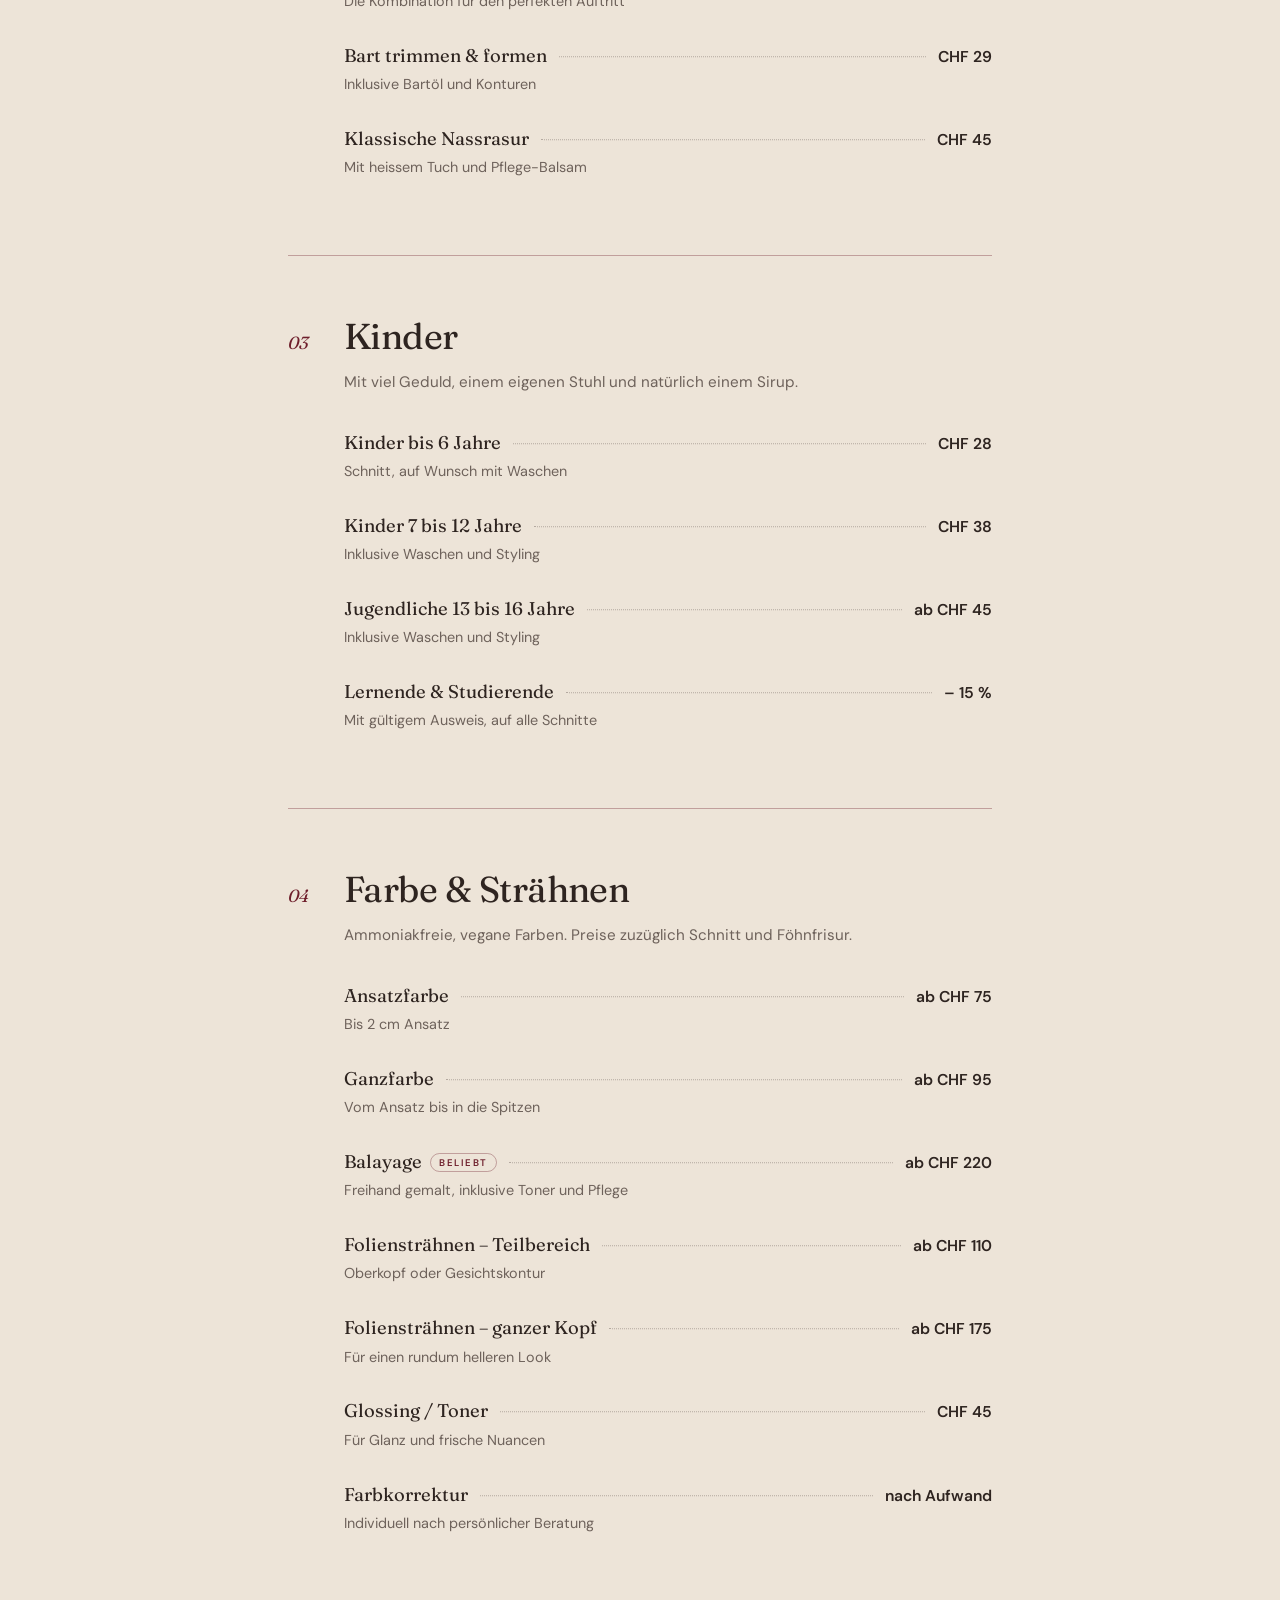
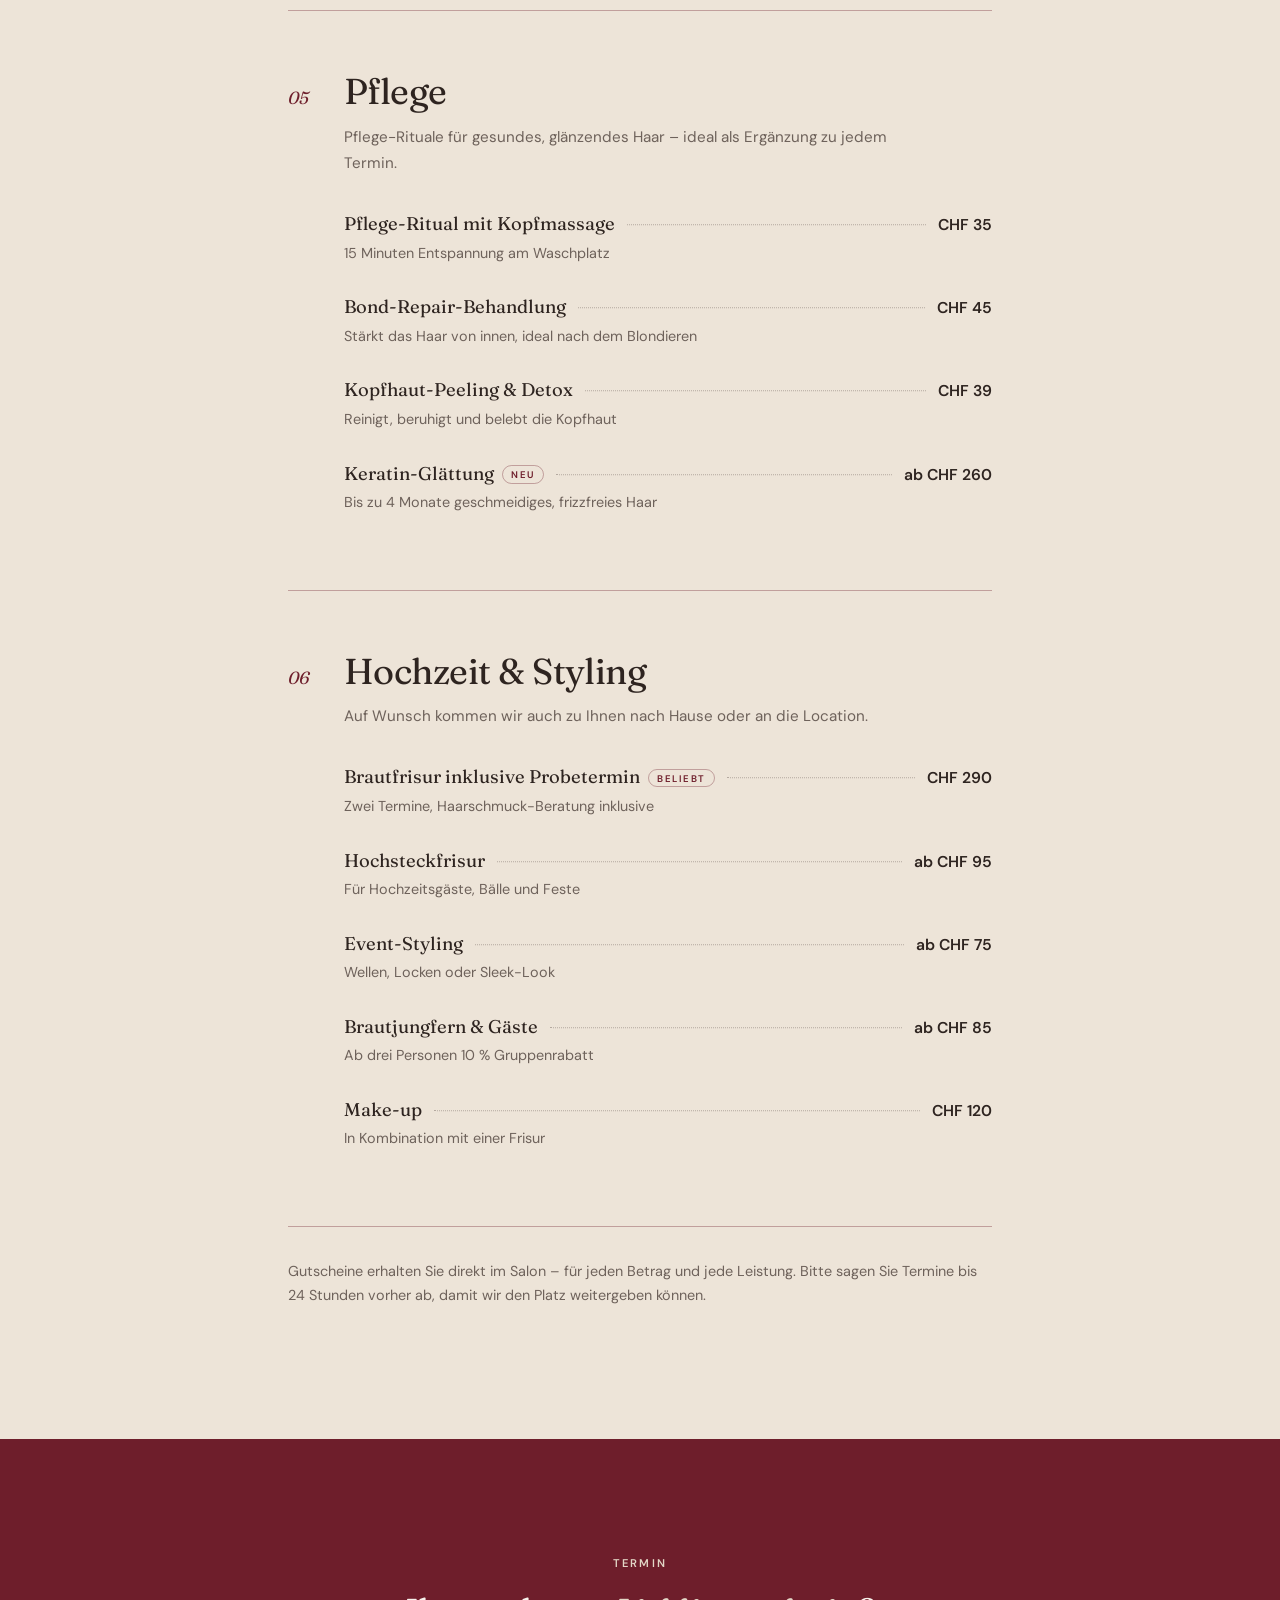
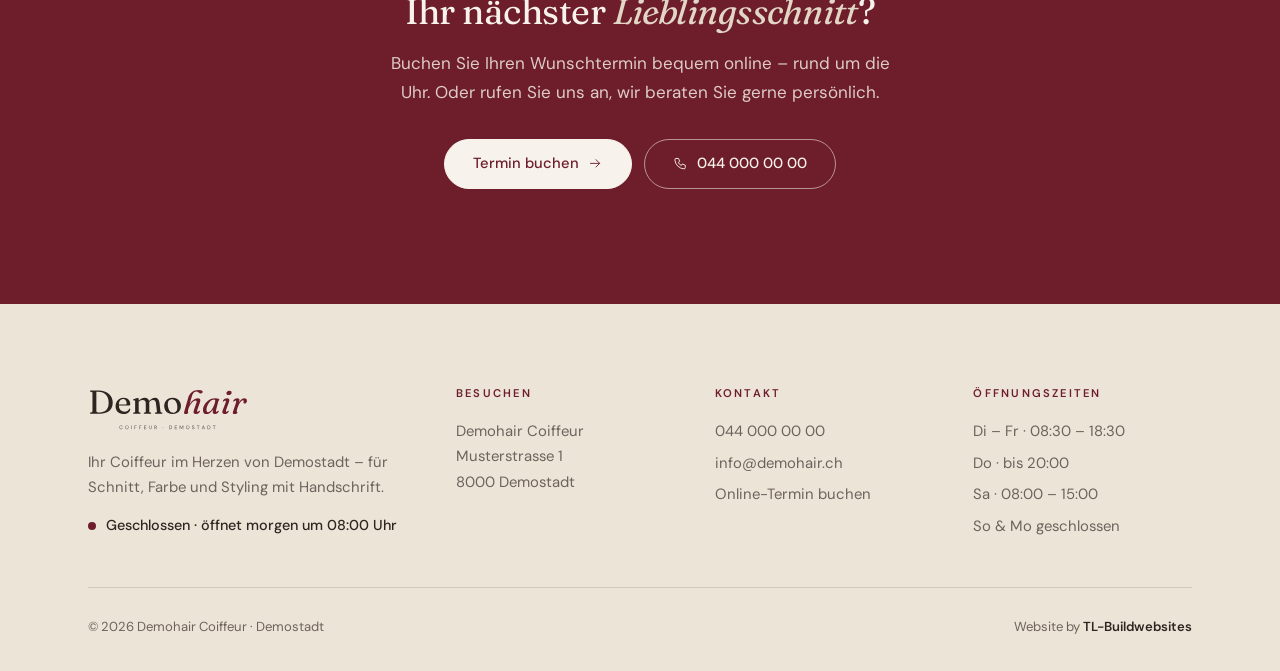
<file: leistungen.html>
<!DOCTYPE html>
<html lang="de-CH">
<head>
<meta charset="utf-8">
<meta name="viewport" content="width=device-width, initial-scale=1">
<title>Leistungen & Preise – Demohair Coiffeur Demostadt</title>
<meta name="description" content="Preisliste von Demohair: Damen, Herren, Kinder, Farbe & Strähnen, Pflege sowie Hochzeit & Styling.">
<meta name="theme-color" content="#F7F2EC">
<link rel="icon" href="images/favicon.svg" type="image/svg+xml">
<link rel="preload" href="fonts/fraunces-latin-400-normal.woff2" as="font" type="font/woff2" crossorigin>
<link rel="preload" href="fonts/dm-sans-latin-400-normal.woff2" as="font" type="font/woff2" crossorigin>
<link rel="stylesheet" href="css/style.css">
<script>document.documentElement.classList.add('js');</script>
</head>
<body>
<a class="skip-link" href="#inhalt">Zum Inhalt springen</a>
<header class="header">
  <div class="container header__inner">
    <a class="header__logo" href="index.html" aria-label="Demohair – zur Startseite"><img src="images/logo.svg" alt="Demohair" width="277" height="84"></a>
    <nav class="nav" aria-label="Hauptnavigation">
      <ul class="nav__list"><li><a class="nav__link" href="index.html">Start</a></li><li><a class="nav__link" href="ueber-uns.html">Über uns</a></li><li><a class="nav__link" href="leistungen.html" aria-current="page">Leistungen & Preise</a></li><li><a class="nav__link" href="team.html">Team</a></li><li><a class="nav__link" href="galerie.html">Galerie</a></li><li><a class="nav__link" href="oeffnungszeiten.html">Öffnungszeiten</a></li><li><a class="nav__link" href="kontakt.html">Kontakt</a></li></ul>
      <a class="btn" href="online-termin.html">Online-Termin</a>
      <button class="nav-toggle" type="button" aria-expanded="false" aria-controls="mobile-nav" aria-label="Menü öffnen"><span></span><span></span></button>
    </nav>
  </div>
</header>
<div class="mobile-nav" id="mobile-nav">
  <ul><li><a class="m-link" href="index.html">Start</a></li><li><a class="m-link" href="ueber-uns.html">Über uns</a></li><li><a class="m-link" href="leistungen.html" aria-current="page">Leistungen & Preise</a></li><li><a class="m-link" href="team.html">Team</a></li><li><a class="m-link" href="galerie.html">Galerie</a></li><li><a class="m-link" href="oeffnungszeiten.html">Öffnungszeiten</a></li><li><a class="m-link" href="kontakt.html">Kontakt</a></li></ul>
  <a class="btn" href="online-termin.html">Online-Termin buchen</a>
  <p><a href="tel:+41440000000">044 000 00 00</a><br><a href="mailto:info@demohair.ch">info@demohair.ch</a></p>
</div>
<main id="inhalt">
<section class="page-head bg-cream">
  <div class="container page-head__grid">
    <div class="reveal">
      <span class="label">Leistungen &amp; Preise</span>
      <h1>Transparente Preise, <em>ehrliches</em> Handwerk</h1>
    </div>
    <div class="reveal">
      <p class="lead">Alle Preise in CHF inklusive MwSt. Bei sehr langem oder dichtem Haar kann sich der Preis nach Aufwand erhöhen – wir informieren Sie immer vorher.</p><nav class="cat-nav" aria-label="Kategorien" style="margin-top:1.75rem"><a class="pill" href="#damen">Damen</a><a class="pill" href="#herren">Herren</a><a class="pill" href="#kinder">Kinder</a><a class="pill" href="#farbe">Farbe &amp; Strähnen</a><a class="pill" href="#pflege">Pflege</a><a class="pill" href="#hochzeit">Hochzeit &amp; Styling</a></nav>
    </div>
  </div>
</section>
<section class="section bg-beige">
  <div class="container narrow">
    <section class="menu-cat reveal" id="damen">
      <div class="menu-cat__head"><span class="menu-cat__num">01</span><h2>Damen</h2><p class="menu-cat__intro">Inklusive Beratung, Haarwäsche mit Kopfmassage, Schnitt und Föhnfrisur.</p></div>
      <ul class="menu"><li><div class="menu__row"><span class="menu__name">Waschen, Schneiden, Föhnen – kurzes Haar</span><span class="menu__dots" aria-hidden="true"></span><span class="menu__price">CHF 89</span></div><div class="menu__desc">Bis Kinnlänge</div></li><li><div class="menu__row"><span class="menu__name">Waschen, Schneiden, Föhnen – mittellang</span><span class="menu__dots" aria-hidden="true"></span><span class="menu__price">CHF 105</span></div><div class="menu__desc">Bis Schulterlänge</div></li><li><div class="menu__row"><span class="menu__name">Waschen, Schneiden, Föhnen – langes Haar</span><span class="menu__dots" aria-hidden="true"></span><span class="menu__price">CHF 119</span></div><div class="menu__desc">Über Schulterlänge</div></li><li><div class="menu__row"><span class="menu__name">Typveränderung<span class="menu__tag">Beliebt</span></span><span class="menu__dots" aria-hidden="true"></span><span class="menu__price">ab CHF 145</span></div><div class="menu__desc">Ausführliche Beratung inkl. neuem Schnitt und Styling</div></li><li><div class="menu__row"><span class="menu__name">Waschen &amp; Föhnen</span><span class="menu__dots" aria-hidden="true"></span><span class="menu__price">ab CHF 55</span></div><div class="menu__desc">Brushing, glatt oder mit Volumen</div></li><li><div class="menu__row"><span class="menu__name">Pony nachschneiden</span><span class="menu__dots" aria-hidden="true"></span><span class="menu__price">CHF 20</span></div><div class="menu__desc">Zwischen zwei Terminen, ohne Voranmeldung</div></li></ul>
    </section>
<section class="menu-cat reveal" id="herren">
      <div class="menu-cat__head"><span class="menu-cat__num">02</span><h2>Herren</h2><p class="menu-cat__intro">In unserer Barber-Ecke – inklusive Haarwäsche und Styling.</p></div>
      <ul class="menu"><li><div class="menu__row"><span class="menu__name">Herrenschnitt</span><span class="menu__dots" aria-hidden="true"></span><span class="menu__price">CHF 59</span></div><div class="menu__desc">Inklusive Waschen und Styling</div></li><li><div class="menu__row"><span class="menu__name">Maschinenschnitt / Fade</span><span class="menu__dots" aria-hidden="true"></span><span class="menu__price">CHF 49</span></div><div class="menu__desc">Präzise Übergänge, Konturen mit dem Messer</div></li><li><div class="menu__row"><span class="menu__name">Schnitt &amp; Bart<span class="menu__tag">Beliebt</span></span><span class="menu__dots" aria-hidden="true"></span><span class="menu__price">CHF 79</span></div><div class="menu__desc">Die Kombination für den perfekten Auftritt</div></li><li><div class="menu__row"><span class="menu__name">Bart trimmen &amp; formen</span><span class="menu__dots" aria-hidden="true"></span><span class="menu__price">CHF 29</span></div><div class="menu__desc">Inklusive Bartöl und Konturen</div></li><li><div class="menu__row"><span class="menu__name">Klassische Nassrasur</span><span class="menu__dots" aria-hidden="true"></span><span class="menu__price">CHF 45</span></div><div class="menu__desc">Mit heissem Tuch und Pflege-Balsam</div></li></ul>
    </section>
<section class="menu-cat reveal" id="kinder">
      <div class="menu-cat__head"><span class="menu-cat__num">03</span><h2>Kinder</h2><p class="menu-cat__intro">Mit viel Geduld, einem eigenen Stuhl und natürlich einem Sirup.</p></div>
      <ul class="menu"><li><div class="menu__row"><span class="menu__name">Kinder bis 6 Jahre</span><span class="menu__dots" aria-hidden="true"></span><span class="menu__price">CHF 28</span></div><div class="menu__desc">Schnitt, auf Wunsch mit Waschen</div></li><li><div class="menu__row"><span class="menu__name">Kinder 7 bis 12 Jahre</span><span class="menu__dots" aria-hidden="true"></span><span class="menu__price">CHF 38</span></div><div class="menu__desc">Inklusive Waschen und Styling</div></li><li><div class="menu__row"><span class="menu__name">Jugendliche 13 bis 16 Jahre</span><span class="menu__dots" aria-hidden="true"></span><span class="menu__price">ab CHF 45</span></div><div class="menu__desc">Inklusive Waschen und Styling</div></li><li><div class="menu__row"><span class="menu__name">Lernende &amp; Studierende</span><span class="menu__dots" aria-hidden="true"></span><span class="menu__price">– 15 %</span></div><div class="menu__desc">Mit gültigem Ausweis, auf alle Schnitte</div></li></ul>
    </section>
<section class="menu-cat reveal" id="farbe">
      <div class="menu-cat__head"><span class="menu-cat__num">04</span><h2>Farbe &amp; Strähnen</h2><p class="menu-cat__intro">Ammoniakfreie, vegane Farben. Preise zuzüglich Schnitt und Föhnfrisur.</p></div>
      <ul class="menu"><li><div class="menu__row"><span class="menu__name">Ansatzfarbe</span><span class="menu__dots" aria-hidden="true"></span><span class="menu__price">ab CHF 75</span></div><div class="menu__desc">Bis 2 cm Ansatz</div></li><li><div class="menu__row"><span class="menu__name">Ganzfarbe</span><span class="menu__dots" aria-hidden="true"></span><span class="menu__price">ab CHF 95</span></div><div class="menu__desc">Vom Ansatz bis in die Spitzen</div></li><li><div class="menu__row"><span class="menu__name">Balayage<span class="menu__tag">Beliebt</span></span><span class="menu__dots" aria-hidden="true"></span><span class="menu__price">ab CHF 220</span></div><div class="menu__desc">Freihand gemalt, inklusive Toner und Pflege</div></li><li><div class="menu__row"><span class="menu__name">Foliensträhnen – Teilbereich</span><span class="menu__dots" aria-hidden="true"></span><span class="menu__price">ab CHF 110</span></div><div class="menu__desc">Oberkopf oder Gesichtskontur</div></li><li><div class="menu__row"><span class="menu__name">Foliensträhnen – ganzer Kopf</span><span class="menu__dots" aria-hidden="true"></span><span class="menu__price">ab CHF 175</span></div><div class="menu__desc">Für einen rundum helleren Look</div></li><li><div class="menu__row"><span class="menu__name">Glossing / Toner</span><span class="menu__dots" aria-hidden="true"></span><span class="menu__price">CHF 45</span></div><div class="menu__desc">Für Glanz und frische Nuancen</div></li><li><div class="menu__row"><span class="menu__name">Farbkorrektur</span><span class="menu__dots" aria-hidden="true"></span><span class="menu__price">nach Aufwand</span></div><div class="menu__desc">Individuell nach persönlicher Beratung</div></li></ul>
    </section>
<section class="menu-cat reveal" id="pflege">
      <div class="menu-cat__head"><span class="menu-cat__num">05</span><h2>Pflege</h2><p class="menu-cat__intro">Pflege-Rituale für gesundes, glänzendes Haar – ideal als Ergänzung zu jedem Termin.</p></div>
      <ul class="menu"><li><div class="menu__row"><span class="menu__name">Pflege-Ritual mit Kopfmassage</span><span class="menu__dots" aria-hidden="true"></span><span class="menu__price">CHF 35</span></div><div class="menu__desc">15 Minuten Entspannung am Waschplatz</div></li><li><div class="menu__row"><span class="menu__name">Bond-Repair-Behandlung</span><span class="menu__dots" aria-hidden="true"></span><span class="menu__price">CHF 45</span></div><div class="menu__desc">Stärkt das Haar von innen, ideal nach dem Blondieren</div></li><li><div class="menu__row"><span class="menu__name">Kopfhaut-Peeling &amp; Detox</span><span class="menu__dots" aria-hidden="true"></span><span class="menu__price">CHF 39</span></div><div class="menu__desc">Reinigt, beruhigt und belebt die Kopfhaut</div></li><li><div class="menu__row"><span class="menu__name">Keratin-Glättung<span class="menu__tag">Neu</span></span><span class="menu__dots" aria-hidden="true"></span><span class="menu__price">ab CHF 260</span></div><div class="menu__desc">Bis zu 4 Monate geschmeidiges, frizzfreies Haar</div></li></ul>
    </section>
<section class="menu-cat reveal" id="hochzeit">
      <div class="menu-cat__head"><span class="menu-cat__num">06</span><h2>Hochzeit &amp; Styling</h2><p class="menu-cat__intro">Auf Wunsch kommen wir auch zu Ihnen nach Hause oder an die Location.</p></div>
      <ul class="menu"><li><div class="menu__row"><span class="menu__name">Brautfrisur inklusive Probetermin<span class="menu__tag">Beliebt</span></span><span class="menu__dots" aria-hidden="true"></span><span class="menu__price">CHF 290</span></div><div class="menu__desc">Zwei Termine, Haarschmuck-Beratung inklusive</div></li><li><div class="menu__row"><span class="menu__name">Hochsteckfrisur</span><span class="menu__dots" aria-hidden="true"></span><span class="menu__price">ab CHF 95</span></div><div class="menu__desc">Für Hochzeitsgäste, Bälle und Feste</div></li><li><div class="menu__row"><span class="menu__name">Event-Styling</span><span class="menu__dots" aria-hidden="true"></span><span class="menu__price">ab CHF 75</span></div><div class="menu__desc">Wellen, Locken oder Sleek-Look</div></li><li><div class="menu__row"><span class="menu__name">Brautjungfern &amp; Gäste</span><span class="menu__dots" aria-hidden="true"></span><span class="menu__price">ab CHF 85</span></div><div class="menu__desc">Ab drei Personen 10 % Gruppenrabatt</div></li><li><div class="menu__row"><span class="menu__name">Make-up</span><span class="menu__dots" aria-hidden="true"></span><span class="menu__price">CHF 120</span></div><div class="menu__desc">In Kombination mit einer Frisur</div></li></ul>
    </section>

    <p class="menu-note reveal">Gutscheine erhalten Sie direkt im Salon – für jeden Betrag und jede Leistung. Bitte sagen Sie Termine bis 24 Stunden vorher ab, damit wir den Platz weitergeben können.</p>
  </div>
</section>
<section class="section bg-burgundy cta">
  <div class="container reveal">
    <span class="label">Termin</span>
    <h2>Ihr nächster <em>Lieblingsschnitt</em>?</h2>
    <p>Buchen Sie Ihren Wunschtermin bequem online – rund um die Uhr. Oder rufen Sie uns an, wir beraten Sie gerne persönlich.</p>
    <div class="btn-row">
      <a class="btn btn--light" href="online-termin.html">Termin buchen <svg viewBox="0 0 24 24" fill="none" stroke="currentColor" stroke-width="1.5" stroke-linecap="round" stroke-linejoin="round" aria-hidden="true"><path d="M4 12h15M13 6l6 6-6 6"/></svg></a>
      <a class="btn btn--outline-light" href="tel:+41440000000"><svg viewBox="0 0 24 24" fill="none" stroke="currentColor" stroke-width="1.5" stroke-linecap="round" stroke-linejoin="round" aria-hidden="true"><path d="M5 4h4l2 5-2.5 1.5a11 11 0 0 0 5 5L15 13l5 2v4a2 2 0 0 1-2 2A16 16 0 0 1 3 6a2 2 0 0 1 2-2"/></svg> 044 000 00 00</a>
    </div>
  </div>
</section>
</main>
<footer class="footer">
  <div class="container">
    <div class="footer__top">
      <div>
        <a class="footer__logo" href="index.html"><img src="images/logo.svg" alt="Demohair" width="277" height="84" loading="lazy"></a>
        <p>Ihr Coiffeur im Herzen von Demostadt – für Schnitt, Farbe und Styling mit Handschrift.</p>
        <span class="status" data-status><span class="status__dot"></span><span class="status__text">Öffnungszeiten</span></span>
      </div>
      <div>
        <span class="label">Besuchen</span>
        <p>Demohair Coiffeur<br>Musterstrasse 1<br>8000 Demostadt</p>
      </div>
      <div>
        <span class="label">Kontakt</span>
        <ul>
          <li><a href="tel:+41440000000">044 000 00 00</a></li>
          <li><a href="mailto:info@demohair.ch">info@demohair.ch</a></li>
          <li><a href="online-termin.html">Online-Termin buchen</a></li>
        </ul>
      </div>
      <div>
        <span class="label">Öffnungszeiten</span>
        <ul>
          <li>Di – Fr · 08:30 – 18:30</li>
          <li>Do · bis 20:00</li>
          <li>Sa · 08:00 – 15:00</li>
          <li>So &amp; Mo geschlossen</li>
        </ul>
      </div>
    </div>
    <div class="footer__bottom">
      <span>© <span data-year>2026</span> Demohair Coiffeur · Demostadt</span>
      <span class="footer__credit">Website by <b>TL-Buildwebsites</b></span>
    </div>
  </div>
</footer>
<script src="js/main.js"></script>
</body>
</html>
</file>
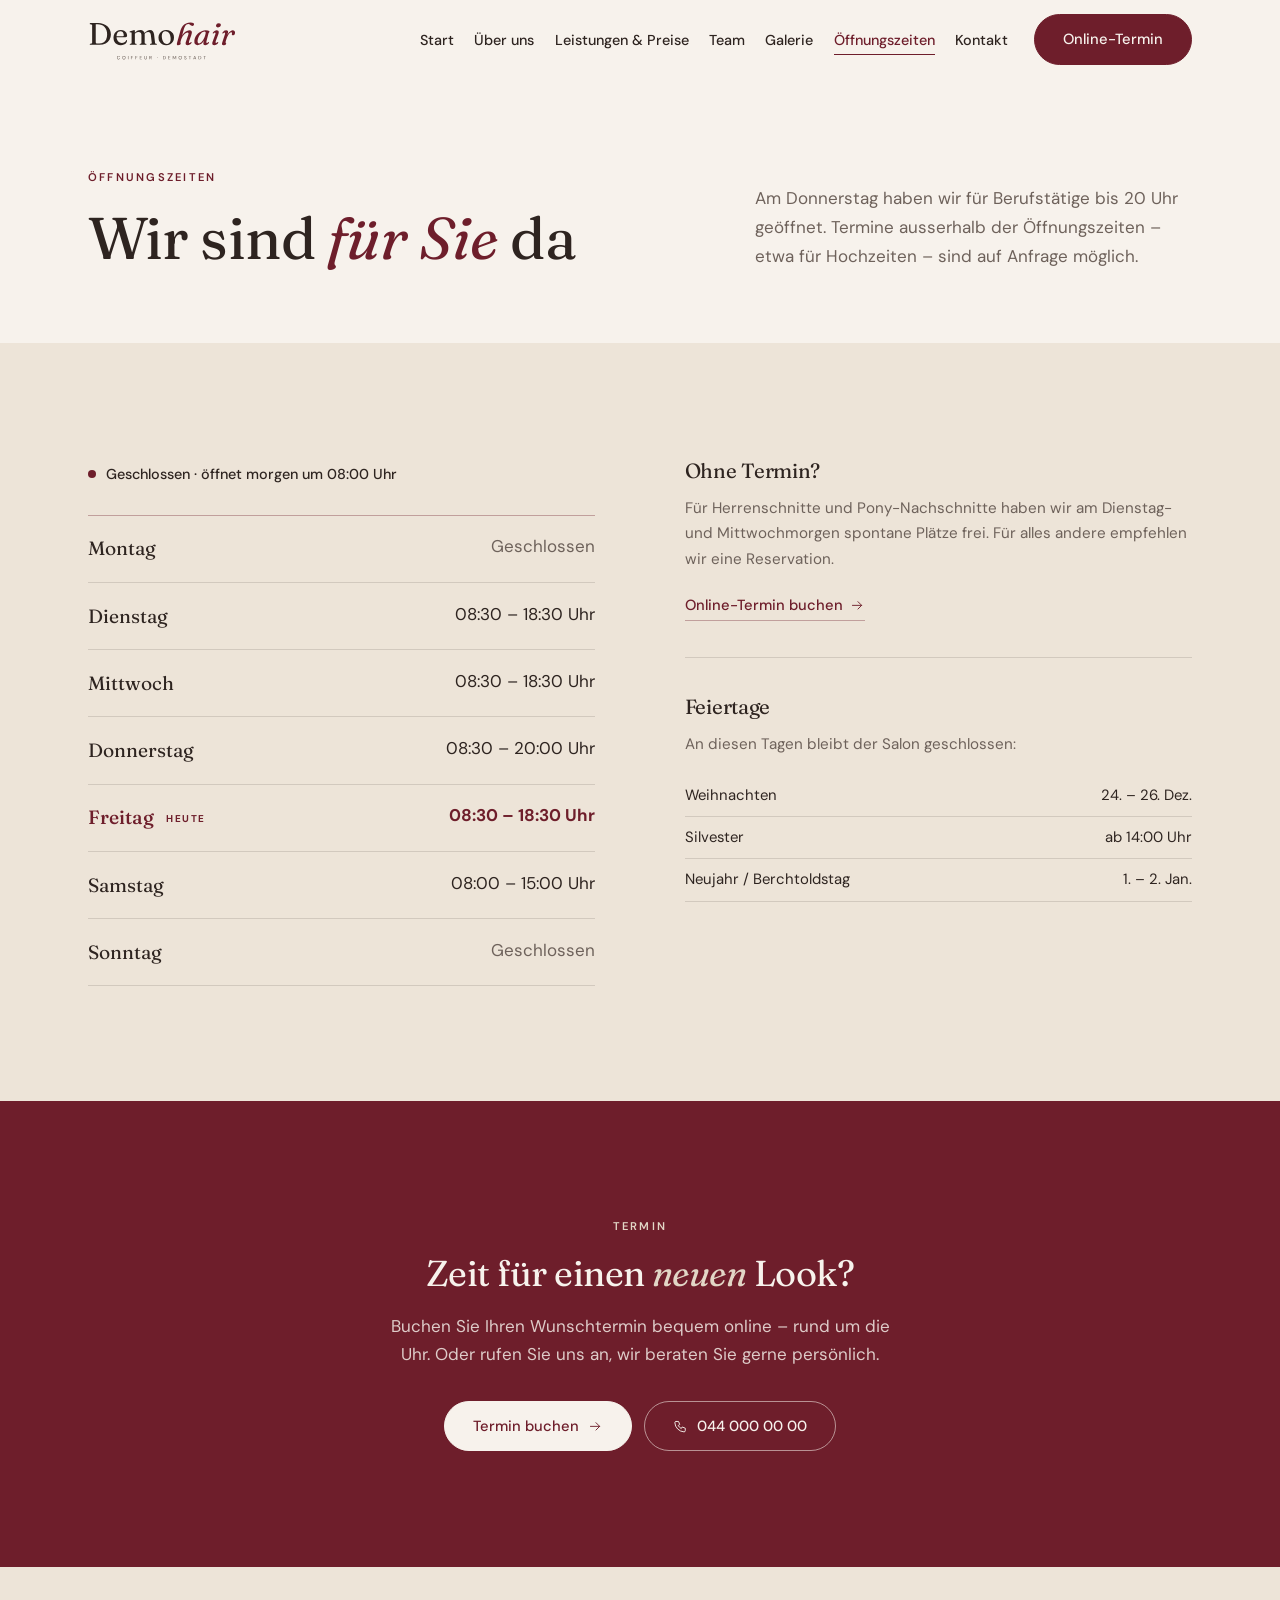
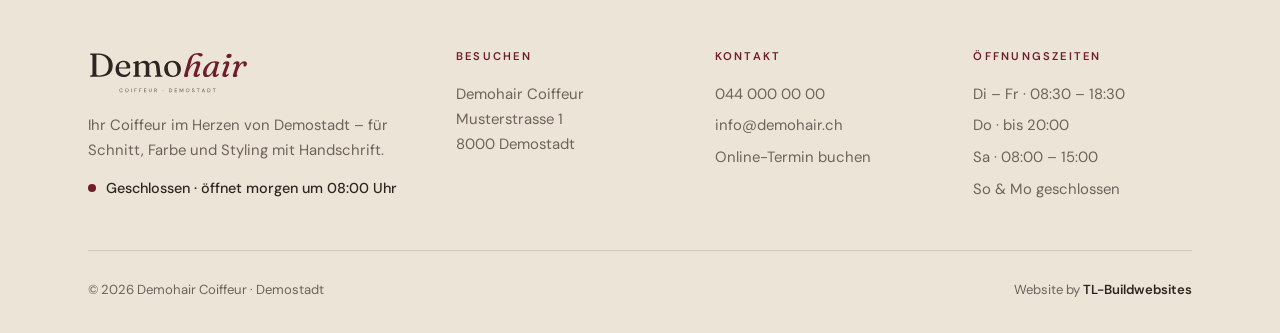
<file: oeffnungszeiten.html>
<!DOCTYPE html>
<html lang="de-CH">
<head>
<meta charset="utf-8">
<meta name="viewport" content="width=device-width, initial-scale=1">
<title>Öffnungszeiten – Demohair Coiffeur Demostadt</title>
<meta name="description" content="Öffnungszeiten von Demohair in Demostadt: Dienstag bis Samstag, Donnerstag bis 20 Uhr.">
<meta name="theme-color" content="#F7F2EC">
<link rel="icon" href="images/favicon.svg" type="image/svg+xml">
<link rel="preload" href="fonts/fraunces-latin-400-normal.woff2" as="font" type="font/woff2" crossorigin>
<link rel="preload" href="fonts/dm-sans-latin-400-normal.woff2" as="font" type="font/woff2" crossorigin>
<link rel="stylesheet" href="css/style.css">
<script>document.documentElement.classList.add('js');</script>
</head>
<body>
<a class="skip-link" href="#inhalt">Zum Inhalt springen</a>
<header class="header">
  <div class="container header__inner">
    <a class="header__logo" href="index.html" aria-label="Demohair – zur Startseite"><img src="images/logo.svg" alt="Demohair" width="277" height="84"></a>
    <nav class="nav" aria-label="Hauptnavigation">
      <ul class="nav__list"><li><a class="nav__link" href="index.html">Start</a></li><li><a class="nav__link" href="ueber-uns.html">Über uns</a></li><li><a class="nav__link" href="leistungen.html">Leistungen & Preise</a></li><li><a class="nav__link" href="team.html">Team</a></li><li><a class="nav__link" href="galerie.html">Galerie</a></li><li><a class="nav__link" href="oeffnungszeiten.html" aria-current="page">Öffnungszeiten</a></li><li><a class="nav__link" href="kontakt.html">Kontakt</a></li></ul>
      <a class="btn" href="online-termin.html">Online-Termin</a>
      <button class="nav-toggle" type="button" aria-expanded="false" aria-controls="mobile-nav" aria-label="Menü öffnen"><span></span><span></span></button>
    </nav>
  </div>
</header>
<div class="mobile-nav" id="mobile-nav">
  <ul><li><a class="m-link" href="index.html">Start</a></li><li><a class="m-link" href="ueber-uns.html">Über uns</a></li><li><a class="m-link" href="leistungen.html">Leistungen & Preise</a></li><li><a class="m-link" href="team.html">Team</a></li><li><a class="m-link" href="galerie.html">Galerie</a></li><li><a class="m-link" href="oeffnungszeiten.html" aria-current="page">Öffnungszeiten</a></li><li><a class="m-link" href="kontakt.html">Kontakt</a></li></ul>
  <a class="btn" href="online-termin.html">Online-Termin buchen</a>
  <p><a href="tel:+41440000000">044 000 00 00</a><br><a href="mailto:info@demohair.ch">info@demohair.ch</a></p>
</div>
<main id="inhalt">
<section class="page-head bg-cream">
  <div class="container page-head__grid">
    <div class="reveal">
      <span class="label">Öffnungszeiten</span>
      <h1>Wir sind <em>für Sie</em> da</h1>
    </div>
    <div class="reveal">
      <p class="lead">Am Donnerstag haben wir für Berufstätige bis 20 Uhr geöffnet. Termine ausserhalb der Öffnungszeiten – etwa für Hochzeiten – sind auf Anfrage möglich.</p>
    </div>
  </div>
</section>
<section class="section bg-beige">
  <div class="container split split--top">
    <div class="reveal">
      <span class="status" data-status><span class="status__dot"></span><span class="status__text">Öffnungszeiten</span></span>
      <ul class="hours" aria-label="Öffnungszeiten"><li data-day="1"><span class="day-name">Montag</span><span class="closed">Geschlossen</span></li><li data-day="2"><span class="day-name">Dienstag</span><span>08:30 – 18:30 Uhr</span></li><li data-day="3"><span class="day-name">Mittwoch</span><span>08:30 – 18:30 Uhr</span></li><li data-day="4"><span class="day-name">Donnerstag</span><span>08:30 – 20:00 Uhr</span></li><li data-day="5"><span class="day-name">Freitag</span><span>08:30 – 18:30 Uhr</span></li><li data-day="6"><span class="day-name">Samstag</span><span>08:00 – 15:00 Uhr</span></li><li data-day="0"><span class="day-name">Sonntag</span><span class="closed">Geschlossen</span></li></ul>
    </div>
    <div class="reveal">
      <div class="info-block">
        <h3>Ohne Termin?</h3>
        <p>Für Herrenschnitte und Pony-Nachschnitte haben wir am Dienstag- und Mittwochmorgen spontane Plätze frei. Für alles andere empfehlen wir eine Reservation.</p>
        <a class="text-link" href="online-termin.html">Online-Termin buchen <svg viewBox="0 0 24 24" fill="none" stroke="currentColor" stroke-width="1.5" stroke-linecap="round" stroke-linejoin="round" aria-hidden="true"><path d="M4 12h15M13 6l6 6-6 6"/></svg></a>
      </div>
      <div class="info-block">
        <h3>Feiertage</h3>
        <p>An diesen Tagen bleibt der Salon geschlossen:</p>
        <ul class="holidays">
          <li><span>Weihnachten</span><span>24. – 26. Dez.</span></li>
          <li><span>Silvester</span><span>ab 14:00 Uhr</span></li>
          <li><span>Neujahr / Berchtoldstag</span><span>1. – 2. Jan.</span></li>
        </ul>
      </div>
    </div>
  </div>
</section>
<section class="section bg-burgundy cta">
  <div class="container reveal">
    <span class="label">Termin</span>
    <h2>Zeit für einen <em>neuen</em> Look?</h2>
    <p>Buchen Sie Ihren Wunschtermin bequem online – rund um die Uhr. Oder rufen Sie uns an, wir beraten Sie gerne persönlich.</p>
    <div class="btn-row">
      <a class="btn btn--light" href="online-termin.html">Termin buchen <svg viewBox="0 0 24 24" fill="none" stroke="currentColor" stroke-width="1.5" stroke-linecap="round" stroke-linejoin="round" aria-hidden="true"><path d="M4 12h15M13 6l6 6-6 6"/></svg></a>
      <a class="btn btn--outline-light" href="tel:+41440000000"><svg viewBox="0 0 24 24" fill="none" stroke="currentColor" stroke-width="1.5" stroke-linecap="round" stroke-linejoin="round" aria-hidden="true"><path d="M5 4h4l2 5-2.5 1.5a11 11 0 0 0 5 5L15 13l5 2v4a2 2 0 0 1-2 2A16 16 0 0 1 3 6a2 2 0 0 1 2-2"/></svg> 044 000 00 00</a>
    </div>
  </div>
</section>
</main>
<footer class="footer">
  <div class="container">
    <div class="footer__top">
      <div>
        <a class="footer__logo" href="index.html"><img src="images/logo.svg" alt="Demohair" width="277" height="84" loading="lazy"></a>
        <p>Ihr Coiffeur im Herzen von Demostadt – für Schnitt, Farbe und Styling mit Handschrift.</p>
        <span class="status" data-status><span class="status__dot"></span><span class="status__text">Öffnungszeiten</span></span>
      </div>
      <div>
        <span class="label">Besuchen</span>
        <p>Demohair Coiffeur<br>Musterstrasse 1<br>8000 Demostadt</p>
      </div>
      <div>
        <span class="label">Kontakt</span>
        <ul>
          <li><a href="tel:+41440000000">044 000 00 00</a></li>
          <li><a href="mailto:info@demohair.ch">info@demohair.ch</a></li>
          <li><a href="online-termin.html">Online-Termin buchen</a></li>
        </ul>
      </div>
      <div>
        <span class="label">Öffnungszeiten</span>
        <ul>
          <li>Di – Fr · 08:30 – 18:30</li>
          <li>Do · bis 20:00</li>
          <li>Sa · 08:00 – 15:00</li>
          <li>So &amp; Mo geschlossen</li>
        </ul>
      </div>
    </div>
    <div class="footer__bottom">
      <span>© <span data-year>2026</span> Demohair Coiffeur · Demostadt</span>
      <span class="footer__credit">Website by <b>TL-Buildwebsites</b></span>
    </div>
  </div>
</footer>
<script src="js/main.js"></script>
</body>
</html>
</file>
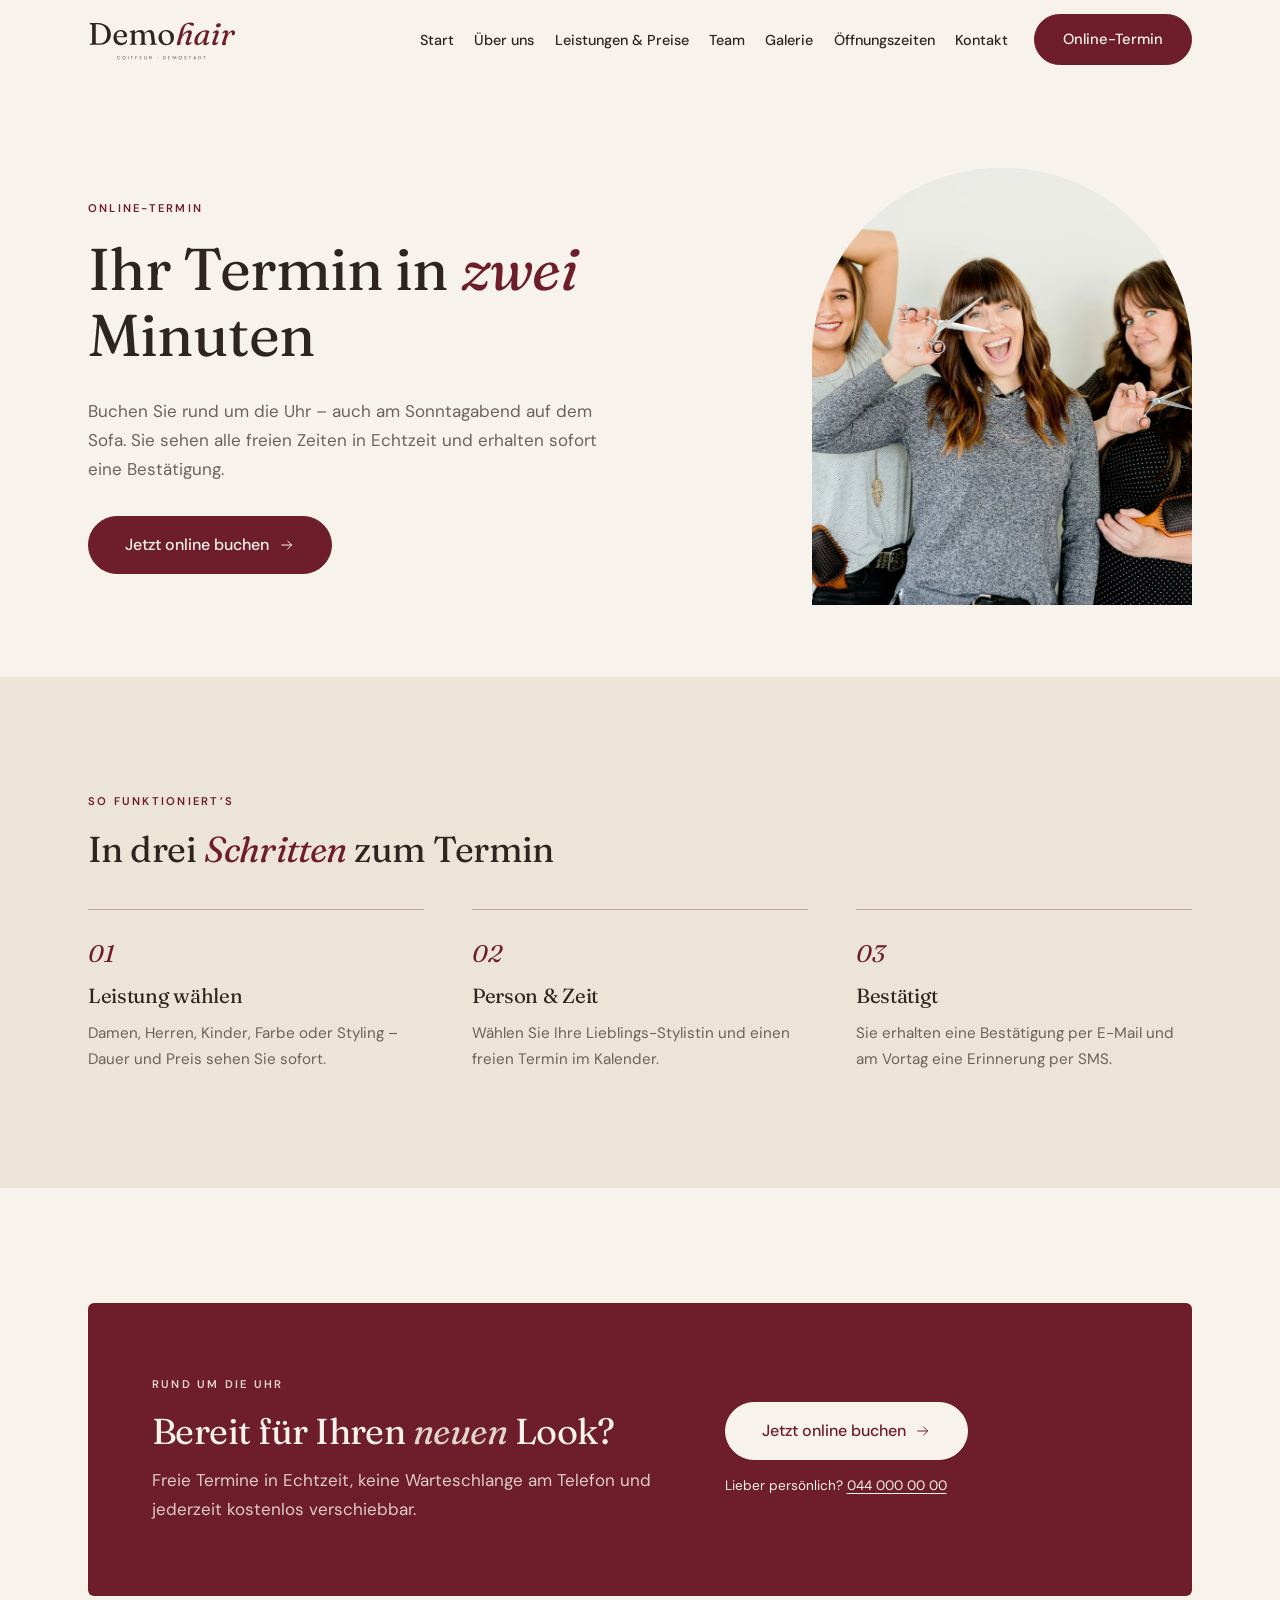
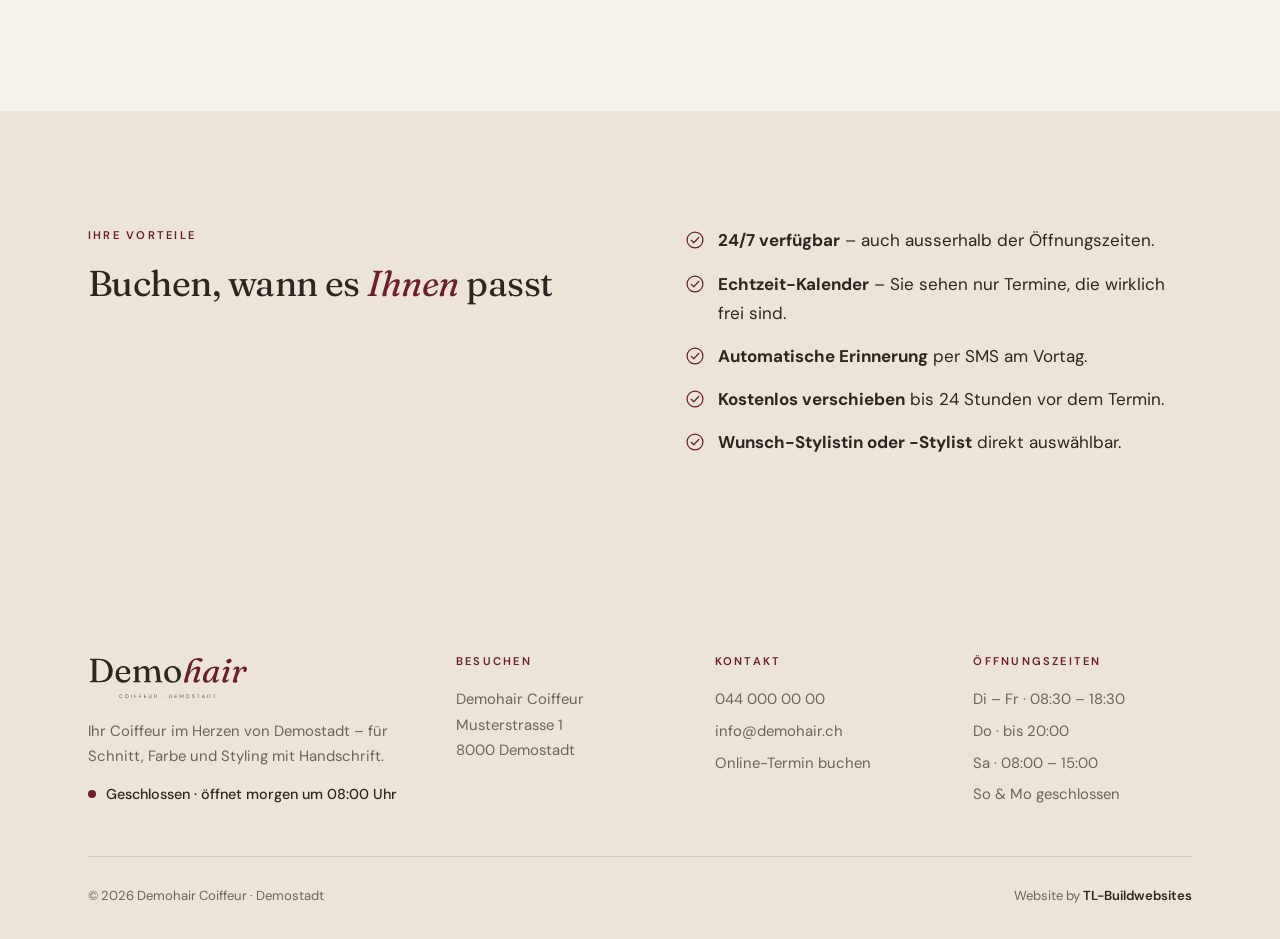
<file: online-termin.html>
<!DOCTYPE html>
<html lang="de-CH">
<head>
<meta charset="utf-8">
<meta name="viewport" content="width=device-width, initial-scale=1">
<title>Online-Termin – Demohair Coiffeur Demostadt</title>
<meta name="description" content="Buchen Sie Ihren Termin bei Demohair bequem online – rund um die Uhr.">
<meta name="theme-color" content="#F7F2EC">
<link rel="icon" href="images/favicon.svg" type="image/svg+xml">
<link rel="preload" href="fonts/fraunces-latin-400-normal.woff2" as="font" type="font/woff2" crossorigin>
<link rel="preload" href="fonts/dm-sans-latin-400-normal.woff2" as="font" type="font/woff2" crossorigin>
<link rel="stylesheet" href="css/style.css">
<script>document.documentElement.classList.add('js');</script>
</head>
<body>
<a class="skip-link" href="#inhalt">Zum Inhalt springen</a>
<header class="header">
  <div class="container header__inner">
    <a class="header__logo" href="index.html" aria-label="Demohair – zur Startseite"><img src="images/logo.svg" alt="Demohair" width="277" height="84"></a>
    <nav class="nav" aria-label="Hauptnavigation">
      <ul class="nav__list"><li><a class="nav__link" href="index.html">Start</a></li><li><a class="nav__link" href="ueber-uns.html">Über uns</a></li><li><a class="nav__link" href="leistungen.html">Leistungen & Preise</a></li><li><a class="nav__link" href="team.html">Team</a></li><li><a class="nav__link" href="galerie.html">Galerie</a></li><li><a class="nav__link" href="oeffnungszeiten.html">Öffnungszeiten</a></li><li><a class="nav__link" href="kontakt.html">Kontakt</a></li></ul>
      <a class="btn" href="online-termin.html">Online-Termin</a>
      <button class="nav-toggle" type="button" aria-expanded="false" aria-controls="mobile-nav" aria-label="Menü öffnen"><span></span><span></span></button>
    </nav>
  </div>
</header>
<div class="mobile-nav" id="mobile-nav">
  <ul><li><a class="m-link" href="index.html">Start</a></li><li><a class="m-link" href="ueber-uns.html">Über uns</a></li><li><a class="m-link" href="leistungen.html">Leistungen & Preise</a></li><li><a class="m-link" href="team.html">Team</a></li><li><a class="m-link" href="galerie.html">Galerie</a></li><li><a class="m-link" href="oeffnungszeiten.html">Öffnungszeiten</a></li><li><a class="m-link" href="kontakt.html">Kontakt</a></li></ul>
  <a class="btn" href="online-termin.html">Online-Termin buchen</a>
  <p><a href="tel:+41440000000">044 000 00 00</a><br><a href="mailto:info@demohair.ch">info@demohair.ch</a></p>
</div>
<main id="inhalt">
<section class="page-head page-head--image bg-cream">
  <div class="container page-head__grid">
    <div class="reveal">
      <span class="label">Online-Termin</span>
      <h1>Ihr Termin in <em>zwei</em> Minuten</h1>
      <p class="lead">Buchen Sie rund um die Uhr – auch am Sonntagabend auf dem Sofa. Sie sehen alle freien Zeiten in Echtzeit und erhalten sofort eine Bestätigung.</p><div class="btn-row" style="margin-top:2rem"><a class="btn btn--large" href="buchung-demo.html">Jetzt online buchen <svg viewBox="0 0 24 24" fill="none" stroke="currentColor" stroke-width="1.5" stroke-linecap="round" stroke-linejoin="round" aria-hidden="true"><path d="M4 12h15M13 6l6 6-6 6"/></svg></a></div>
    </div>
    <div class="page-head__photo reveal"><div class="arch"><img src="images/team-gruppe.webp" alt="Das Demohair-Team lacht gemeinsam im Salon" width="1400" height="935" decoding="async"></div></div>
  </div>
</section>
<section class="section bg-beige">
  <div class="container">
    <div class="reveal"><span class="label">So funktioniert’s</span><h2>In drei <em>Schritten</em> zum Termin</h2></div>
    <div class="steps" style="margin-top:2.5rem">
      <div class="step reveal"><span class="step__num">01</span><h3>Leistung wählen</h3><p>Damen, Herren, Kinder, Farbe oder Styling – Dauer und Preis sehen Sie sofort.</p></div>
      <div class="step reveal"><span class="step__num">02</span><h3>Person &amp; Zeit</h3><p>Wählen Sie Ihre Lieblings-Stylistin und einen freien Termin im Kalender.</p></div>
      <div class="step reveal"><span class="step__num">03</span><h3>Bestätigt</h3><p>Sie erhalten eine Bestätigung per E-Mail und am Vortag eine Erinnerung per SMS.</p></div>
    </div>
  </div>
</section>
<section class="section bg-cream">
  <div class="container">
    <div class="cta-panel bg-burgundy reveal">
      <div>
        <span class="label">Rund um die Uhr</span>
        <h2>Bereit für Ihren <em>neuen</em> Look?</h2>
        <p>Freie Termine in Echtzeit, keine Warteschlange am Telefon und jederzeit kostenlos verschiebbar.</p>
      </div>
      <div class="cta-panel__action">
        <a class="btn btn--light btn--large" href="buchung-demo.html">Jetzt online buchen <svg viewBox="0 0 24 24" fill="none" stroke="currentColor" stroke-width="1.5" stroke-linecap="round" stroke-linejoin="round" aria-hidden="true"><path d="M4 12h15M13 6l6 6-6 6"/></svg></a>
        <small>Lieber persönlich? <a href="tel:+41440000000">044 000 00 00</a></small>
      </div>
    </div>
  </div>
</section>
<section class="section bg-beige">
  <div class="container split split--top">
    <div class="reveal"><span class="label">Ihre Vorteile</span><h2>Buchen, wann es <em>Ihnen</em> passt</h2></div>
    <ul class="checklist reveal">
      <li><svg viewBox="0 0 24 24" fill="none" stroke="currentColor" stroke-width="1.5" stroke-linecap="round" stroke-linejoin="round" aria-hidden="true"><circle cx="12" cy="12" r="9.5"/><path d="M7.5 12.3l3 3 6-6.3"/></svg><span><strong>24/7 verfügbar</strong> – auch ausserhalb der Öffnungszeiten.</span></li>
      <li><svg viewBox="0 0 24 24" fill="none" stroke="currentColor" stroke-width="1.5" stroke-linecap="round" stroke-linejoin="round" aria-hidden="true"><circle cx="12" cy="12" r="9.5"/><path d="M7.5 12.3l3 3 6-6.3"/></svg><span><strong>Echtzeit-Kalender</strong> – Sie sehen nur Termine, die wirklich frei sind.</span></li>
      <li><svg viewBox="0 0 24 24" fill="none" stroke="currentColor" stroke-width="1.5" stroke-linecap="round" stroke-linejoin="round" aria-hidden="true"><circle cx="12" cy="12" r="9.5"/><path d="M7.5 12.3l3 3 6-6.3"/></svg><span><strong>Automatische Erinnerung</strong> per SMS am Vortag.</span></li>
      <li><svg viewBox="0 0 24 24" fill="none" stroke="currentColor" stroke-width="1.5" stroke-linecap="round" stroke-linejoin="round" aria-hidden="true"><circle cx="12" cy="12" r="9.5"/><path d="M7.5 12.3l3 3 6-6.3"/></svg><span><strong>Kostenlos verschieben</strong> bis 24 Stunden vor dem Termin.</span></li>
      <li><svg viewBox="0 0 24 24" fill="none" stroke="currentColor" stroke-width="1.5" stroke-linecap="round" stroke-linejoin="round" aria-hidden="true"><circle cx="12" cy="12" r="9.5"/><path d="M7.5 12.3l3 3 6-6.3"/></svg><span><strong>Wunsch-Stylistin oder -Stylist</strong> direkt auswählbar.</span></li>
    </ul>
  </div>
</section>
</main>
<footer class="footer">
  <div class="container">
    <div class="footer__top">
      <div>
        <a class="footer__logo" href="index.html"><img src="images/logo.svg" alt="Demohair" width="277" height="84" loading="lazy"></a>
        <p>Ihr Coiffeur im Herzen von Demostadt – für Schnitt, Farbe und Styling mit Handschrift.</p>
        <span class="status" data-status><span class="status__dot"></span><span class="status__text">Öffnungszeiten</span></span>
      </div>
      <div>
        <span class="label">Besuchen</span>
        <p>Demohair Coiffeur<br>Musterstrasse 1<br>8000 Demostadt</p>
      </div>
      <div>
        <span class="label">Kontakt</span>
        <ul>
          <li><a href="tel:+41440000000">044 000 00 00</a></li>
          <li><a href="mailto:info@demohair.ch">info@demohair.ch</a></li>
          <li><a href="online-termin.html">Online-Termin buchen</a></li>
        </ul>
      </div>
      <div>
        <span class="label">Öffnungszeiten</span>
        <ul>
          <li>Di – Fr · 08:30 – 18:30</li>
          <li>Do · bis 20:00</li>
          <li>Sa · 08:00 – 15:00</li>
          <li>So &amp; Mo geschlossen</li>
        </ul>
      </div>
    </div>
    <div class="footer__bottom">
      <span>© <span data-year>2026</span> Demohair Coiffeur · Demostadt</span>
      <span class="footer__credit">Website by <b>TL-Buildwebsites</b></span>
    </div>
  </div>
</footer>
<script src="js/main.js"></script>
</body>
</html>
</file>
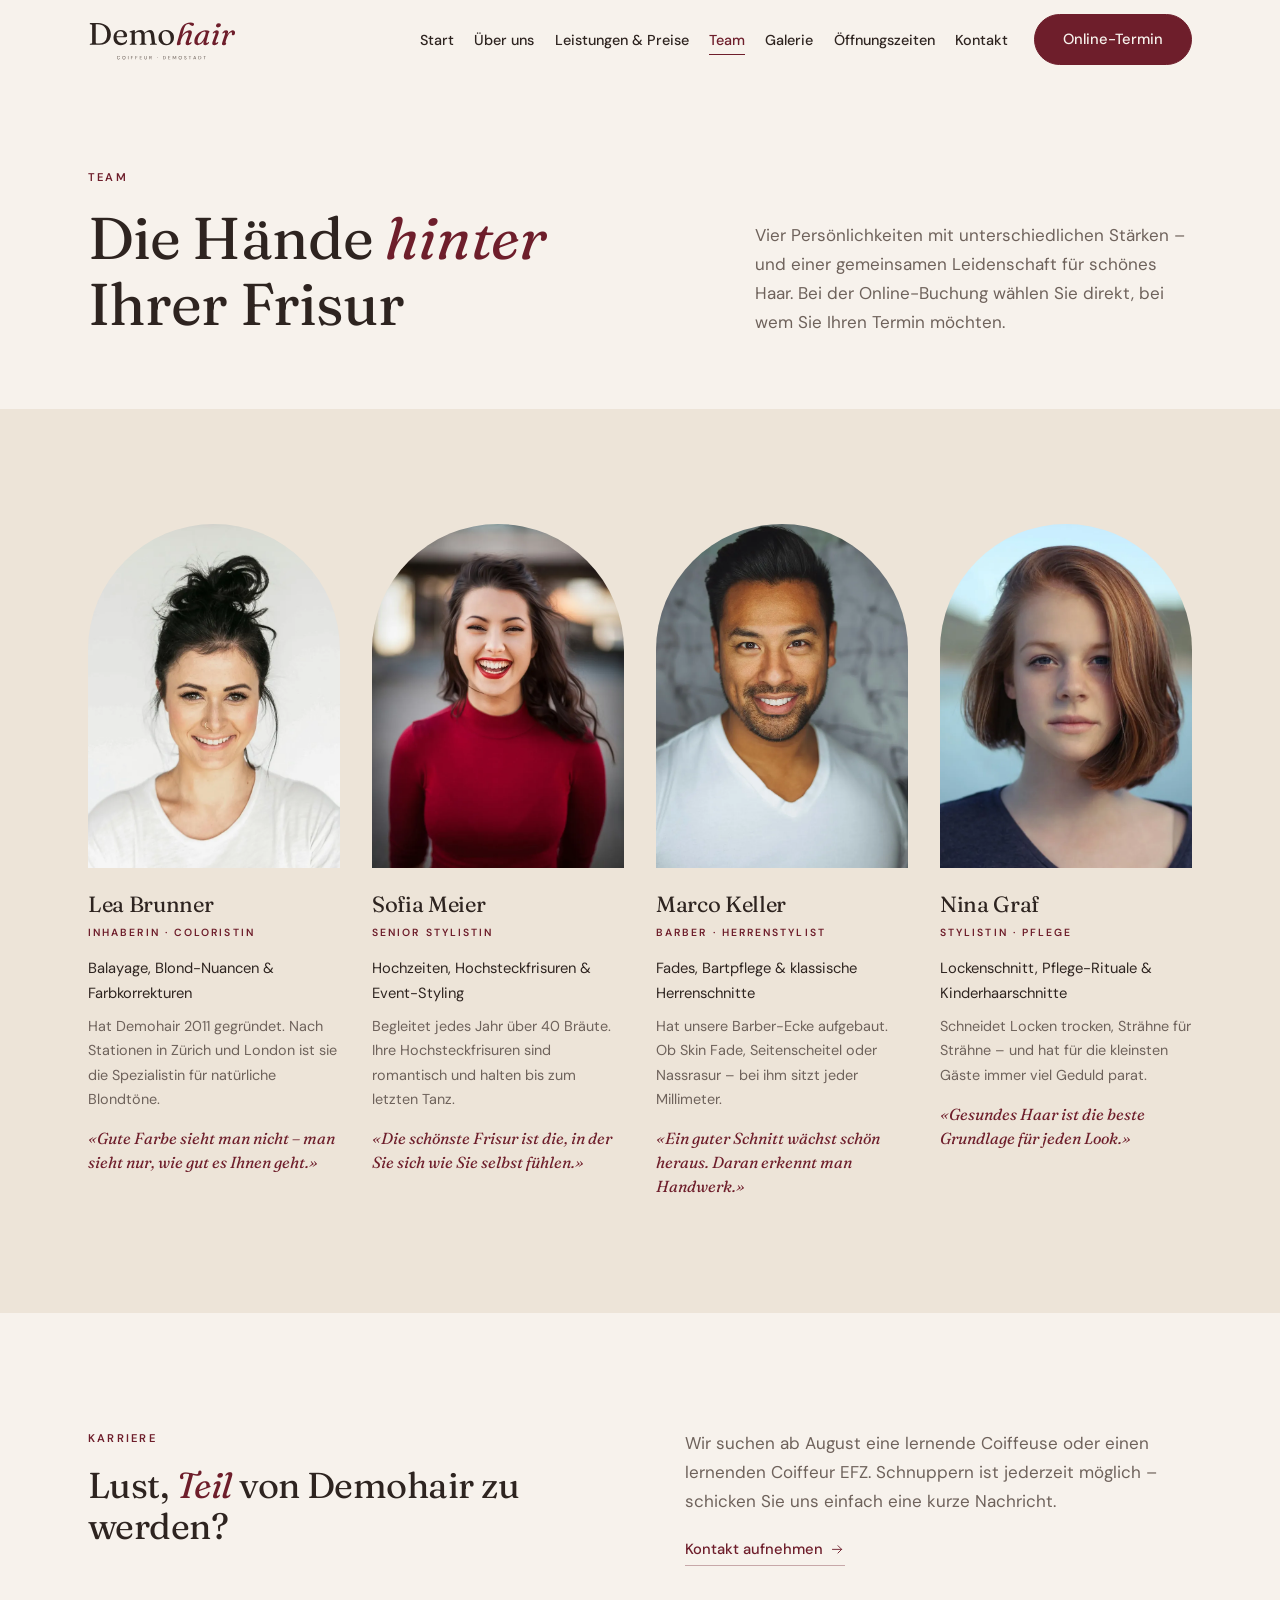
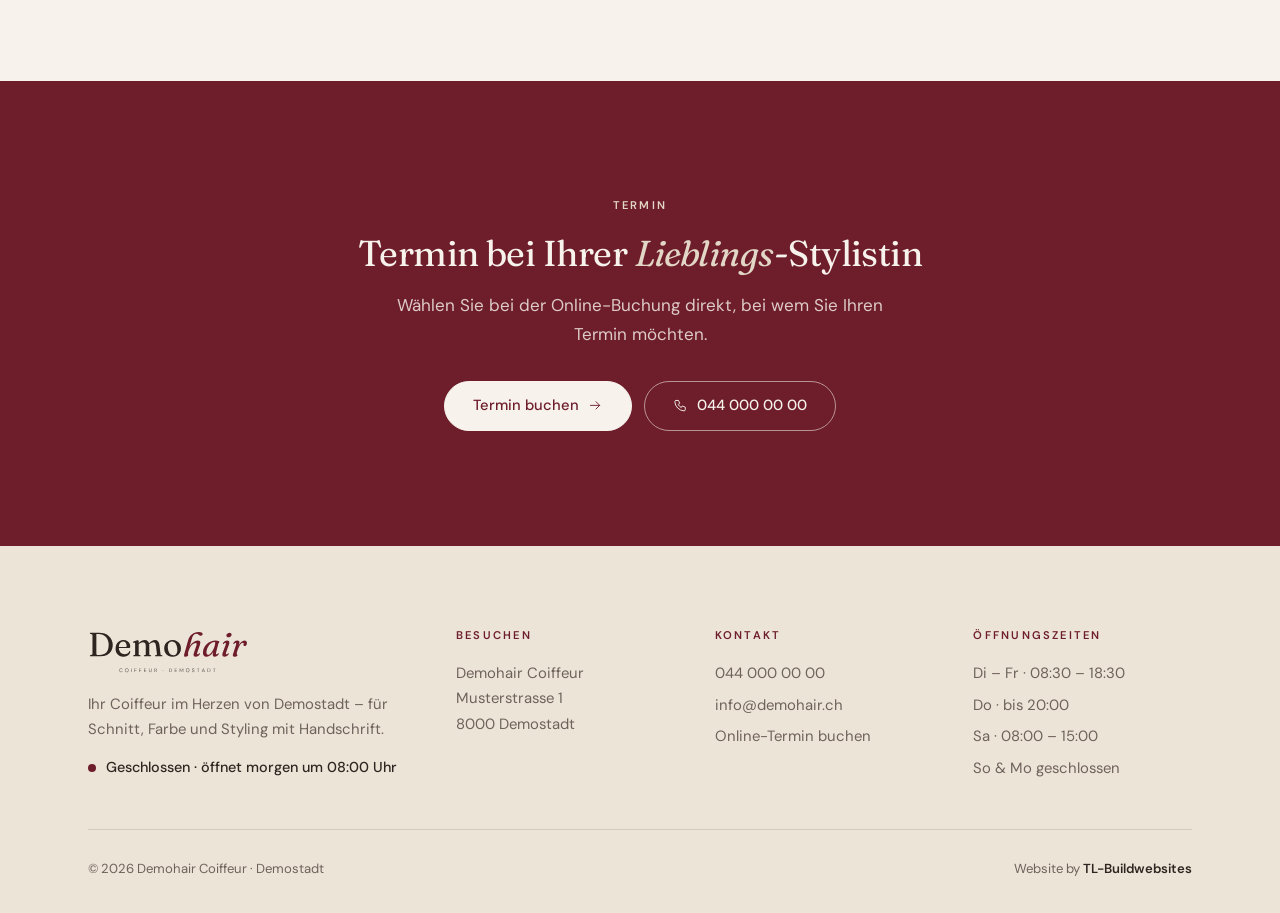
<file: team.html>
<!DOCTYPE html>
<html lang="de-CH">
<head>
<meta charset="utf-8">
<meta name="viewport" content="width=device-width, initial-scale=1">
<title>Team – Demohair Coiffeur Demostadt</title>
<meta name="description" content="Lernen Sie das Team von Demohair kennen: Lea, Sofia, Marco und Nina.">
<meta name="theme-color" content="#F7F2EC">
<link rel="icon" href="images/favicon.svg" type="image/svg+xml">
<link rel="preload" href="fonts/fraunces-latin-400-normal.woff2" as="font" type="font/woff2" crossorigin>
<link rel="preload" href="fonts/dm-sans-latin-400-normal.woff2" as="font" type="font/woff2" crossorigin>
<link rel="stylesheet" href="css/style.css">
<script>document.documentElement.classList.add('js');</script>
</head>
<body>
<a class="skip-link" href="#inhalt">Zum Inhalt springen</a>
<header class="header">
  <div class="container header__inner">
    <a class="header__logo" href="index.html" aria-label="Demohair – zur Startseite"><img src="images/logo.svg" alt="Demohair" width="277" height="84"></a>
    <nav class="nav" aria-label="Hauptnavigation">
      <ul class="nav__list"><li><a class="nav__link" href="index.html">Start</a></li><li><a class="nav__link" href="ueber-uns.html">Über uns</a></li><li><a class="nav__link" href="leistungen.html">Leistungen & Preise</a></li><li><a class="nav__link" href="team.html" aria-current="page">Team</a></li><li><a class="nav__link" href="galerie.html">Galerie</a></li><li><a class="nav__link" href="oeffnungszeiten.html">Öffnungszeiten</a></li><li><a class="nav__link" href="kontakt.html">Kontakt</a></li></ul>
      <a class="btn" href="online-termin.html">Online-Termin</a>
      <button class="nav-toggle" type="button" aria-expanded="false" aria-controls="mobile-nav" aria-label="Menü öffnen"><span></span><span></span></button>
    </nav>
  </div>
</header>
<div class="mobile-nav" id="mobile-nav">
  <ul><li><a class="m-link" href="index.html">Start</a></li><li><a class="m-link" href="ueber-uns.html">Über uns</a></li><li><a class="m-link" href="leistungen.html">Leistungen & Preise</a></li><li><a class="m-link" href="team.html" aria-current="page">Team</a></li><li><a class="m-link" href="galerie.html">Galerie</a></li><li><a class="m-link" href="oeffnungszeiten.html">Öffnungszeiten</a></li><li><a class="m-link" href="kontakt.html">Kontakt</a></li></ul>
  <a class="btn" href="online-termin.html">Online-Termin buchen</a>
  <p><a href="tel:+41440000000">044 000 00 00</a><br><a href="mailto:info@demohair.ch">info@demohair.ch</a></p>
</div>
<main id="inhalt">
<section class="page-head bg-cream">
  <div class="container page-head__grid">
    <div class="reveal">
      <span class="label">Team</span>
      <h1>Die Hände <em>hinter</em> Ihrer Frisur</h1>
    </div>
    <div class="reveal">
      <p class="lead">Vier Persönlichkeiten mit unterschiedlichen Stärken – und einer gemeinsamen Leidenschaft für schönes Haar. Bei der Online-Buchung wählen Sie direkt, bei wem Sie Ihren Termin möchten.</p>
    </div>
  </div>
</section>
<section class="section bg-beige">
  <div class="container">
    <div class="team-grid">
      <article class="person reveal">
        <div class="arch zoom"><img src="images/team-lea.webp" alt="Porträt von Lea Brunner" width="800" height="1007" loading="lazy" decoding="async"></div>
        <h3>Lea Brunner</h3><span class="label">Inhaberin · Coloristin</span>
        <p class="person__spec">Balayage, Blond-Nuancen &amp; Farbkorrekturen</p>
        <p class="person__bio">Hat Demohair 2011 gegründet. Nach Stationen in Zürich und London ist sie die Spezialistin für natürliche Blondtöne.</p>
        <p class="person__quote">«Gute Farbe sieht man nicht – man sieht nur, wie gut es Ihnen geht.»</p>
      </article><article class="person reveal">
        <div class="arch zoom"><img src="images/team-sofia.webp" alt="Porträt von Sofia Meier" width="800" height="1200" loading="lazy" decoding="async"></div>
        <h3>Sofia Meier</h3><span class="label">Senior Stylistin</span>
        <p class="person__spec">Hochzeiten, Hochsteckfrisuren &amp; Event-Styling</p>
        <p class="person__bio">Begleitet jedes Jahr über 40 Bräute. Ihre Hochsteckfrisuren sind romantisch und halten bis zum letzten Tanz.</p>
        <p class="person__quote">«Die schönste Frisur ist die, in der Sie sich wie Sie selbst fühlen.»</p>
      </article><article class="person reveal">
        <div class="arch zoom"><img src="images/team-marco.webp" alt="Porträt von Marco Keller" width="800" height="1200" loading="lazy" decoding="async"></div>
        <h3>Marco Keller</h3><span class="label">Barber · Herrenstylist</span>
        <p class="person__spec">Fades, Bartpflege &amp; klassische Herrenschnitte</p>
        <p class="person__bio">Hat unsere Barber-Ecke aufgebaut. Ob Skin Fade, Seitenscheitel oder Nassrasur – bei ihm sitzt jeder Millimeter.</p>
        <p class="person__quote">«Ein guter Schnitt wächst schön heraus. Daran erkennt man Handwerk.»</p>
      </article><article class="person reveal">
        <div class="arch zoom"><img src="images/team-nina.webp" alt="Porträt von Nina Graf" width="800" height="1000" loading="lazy" decoding="async"></div>
        <h3>Nina Graf</h3><span class="label">Stylistin · Pflege</span>
        <p class="person__spec">Lockenschnitt, Pflege-Rituale &amp; Kinderhaarschnitte</p>
        <p class="person__bio">Schneidet Locken trocken, Strähne für Strähne – und hat für die kleinsten Gäste immer viel Geduld parat.</p>
        <p class="person__quote">«Gesundes Haar ist die beste Grundlage für jeden Look.»</p>
      </article>
    </div>
  </div>
</section>
<section class="section bg-cream">
  <div class="container split">
    <div class="reveal"><span class="label">Karriere</span><h2>Lust, <em>Teil</em> von Demohair zu werden?</h2></div>
    <div class="reveal">
      <p class="muted">Wir suchen ab August eine lernende Coiffeuse oder einen lernenden Coiffeur EFZ. Schnuppern ist jederzeit möglich – schicken Sie uns einfach eine kurze Nachricht.</p>
      <a class="text-link" href="kontakt.html">Kontakt aufnehmen <svg viewBox="0 0 24 24" fill="none" stroke="currentColor" stroke-width="1.5" stroke-linecap="round" stroke-linejoin="round" aria-hidden="true"><path d="M4 12h15M13 6l6 6-6 6"/></svg></a>
    </div>
  </div>
</section>
<section class="section bg-burgundy cta">
  <div class="container reveal">
    <span class="label">Termin</span>
    <h2>Termin bei Ihrer <em>Lieblings</em>-Stylistin</h2>
    <p>Wählen Sie bei der Online-Buchung direkt, bei wem Sie Ihren Termin möchten.</p>
    <div class="btn-row">
      <a class="btn btn--light" href="online-termin.html">Termin buchen <svg viewBox="0 0 24 24" fill="none" stroke="currentColor" stroke-width="1.5" stroke-linecap="round" stroke-linejoin="round" aria-hidden="true"><path d="M4 12h15M13 6l6 6-6 6"/></svg></a>
      <a class="btn btn--outline-light" href="tel:+41440000000"><svg viewBox="0 0 24 24" fill="none" stroke="currentColor" stroke-width="1.5" stroke-linecap="round" stroke-linejoin="round" aria-hidden="true"><path d="M5 4h4l2 5-2.5 1.5a11 11 0 0 0 5 5L15 13l5 2v4a2 2 0 0 1-2 2A16 16 0 0 1 3 6a2 2 0 0 1 2-2"/></svg> 044 000 00 00</a>
    </div>
  </div>
</section>
</main>
<footer class="footer">
  <div class="container">
    <div class="footer__top">
      <div>
        <a class="footer__logo" href="index.html"><img src="images/logo.svg" alt="Demohair" width="277" height="84" loading="lazy"></a>
        <p>Ihr Coiffeur im Herzen von Demostadt – für Schnitt, Farbe und Styling mit Handschrift.</p>
        <span class="status" data-status><span class="status__dot"></span><span class="status__text">Öffnungszeiten</span></span>
      </div>
      <div>
        <span class="label">Besuchen</span>
        <p>Demohair Coiffeur<br>Musterstrasse 1<br>8000 Demostadt</p>
      </div>
      <div>
        <span class="label">Kontakt</span>
        <ul>
          <li><a href="tel:+41440000000">044 000 00 00</a></li>
          <li><a href="mailto:info@demohair.ch">info@demohair.ch</a></li>
          <li><a href="online-termin.html">Online-Termin buchen</a></li>
        </ul>
      </div>
      <div>
        <span class="label">Öffnungszeiten</span>
        <ul>
          <li>Di – Fr · 08:30 – 18:30</li>
          <li>Do · bis 20:00</li>
          <li>Sa · 08:00 – 15:00</li>
          <li>So &amp; Mo geschlossen</li>
        </ul>
      </div>
    </div>
    <div class="footer__bottom">
      <span>© <span data-year>2026</span> Demohair Coiffeur · Demostadt</span>
      <span class="footer__credit">Website by <b>TL-Buildwebsites</b></span>
    </div>
  </div>
</footer>
<script src="js/main.js"></script>
</body>
</html>
</file>
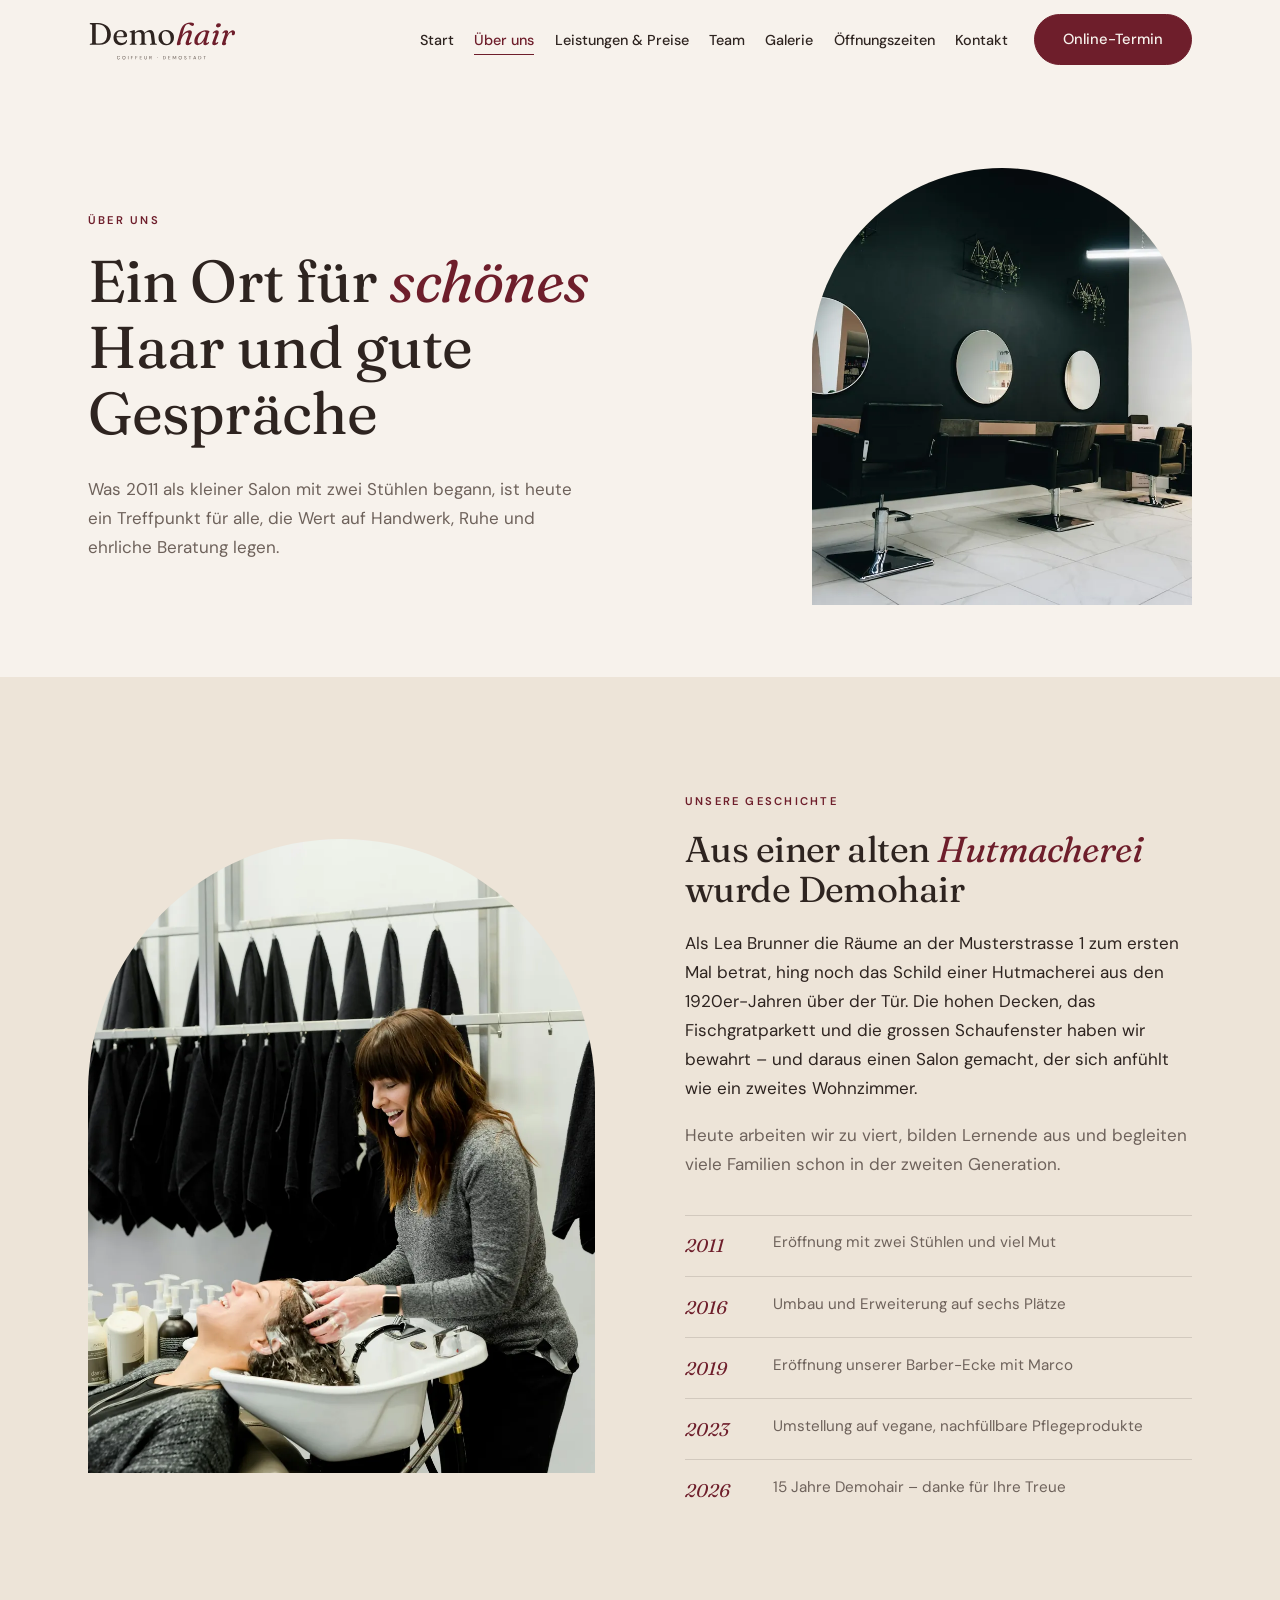
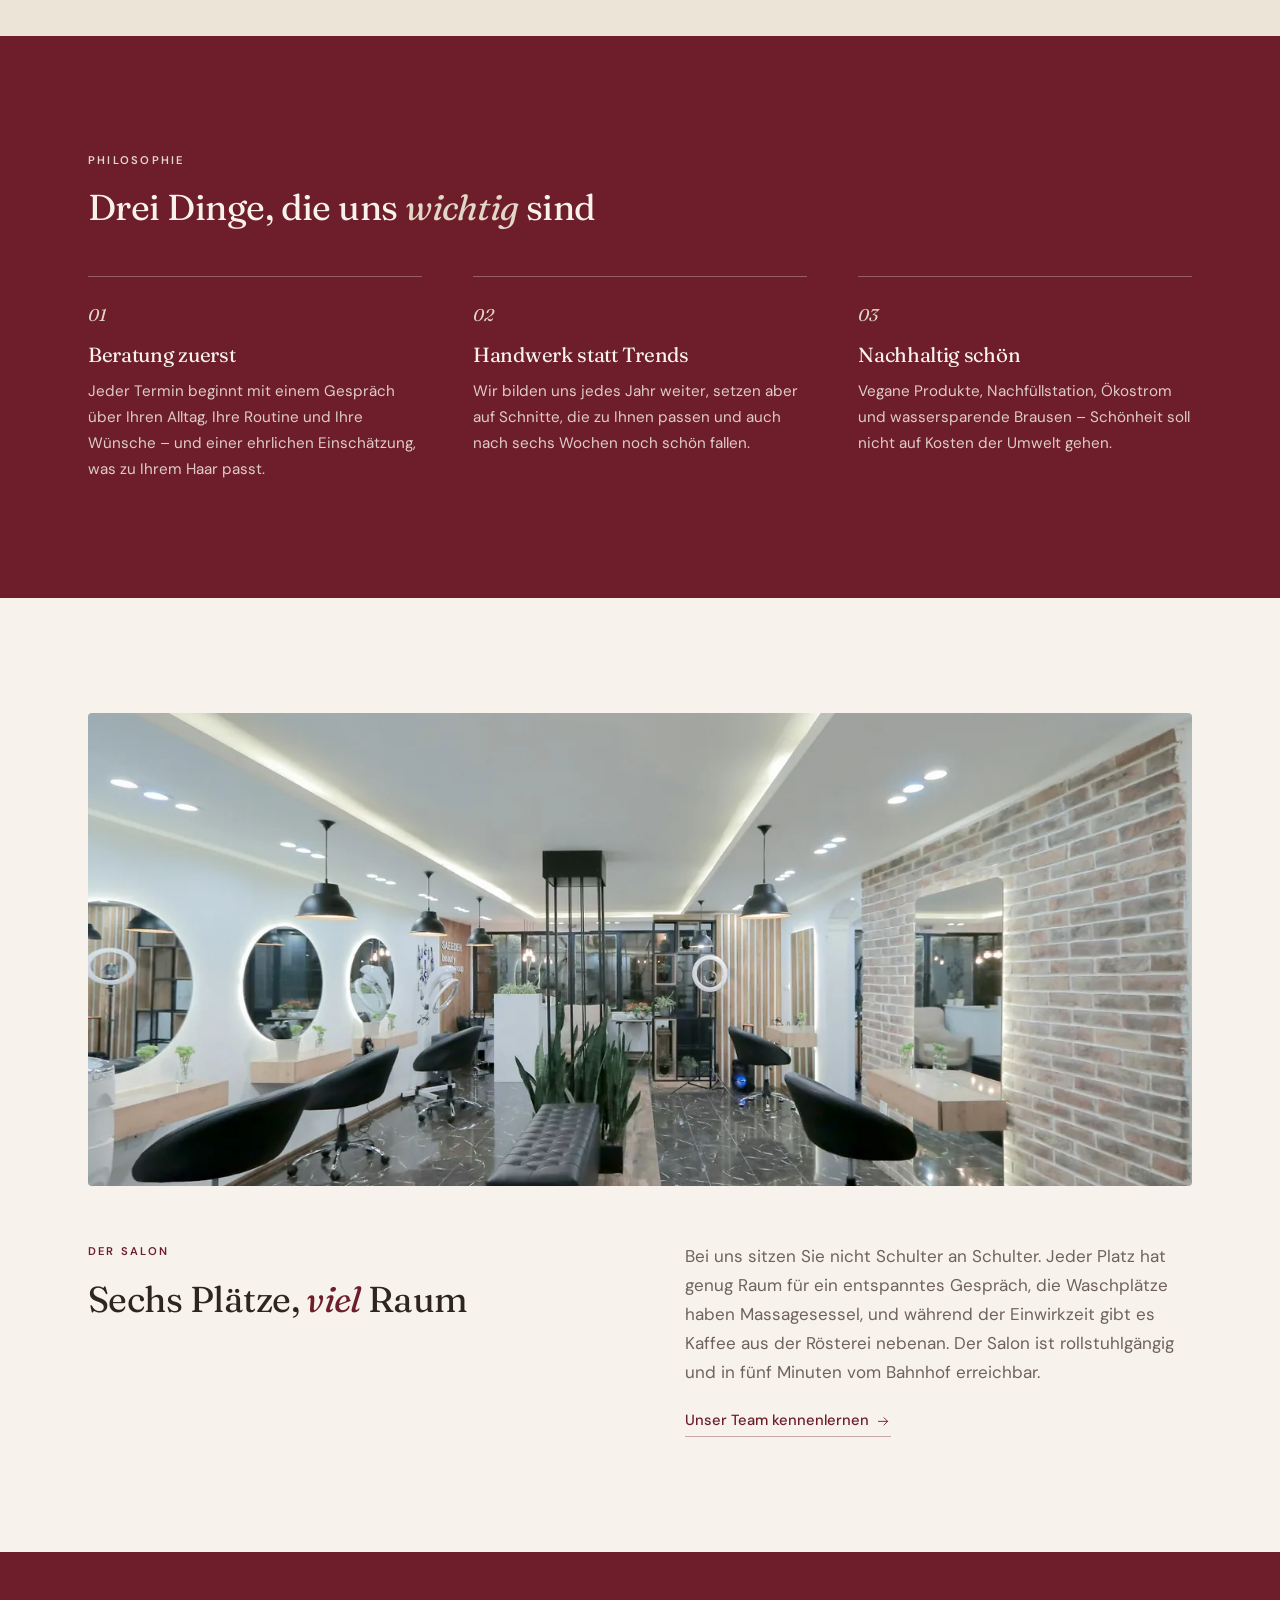
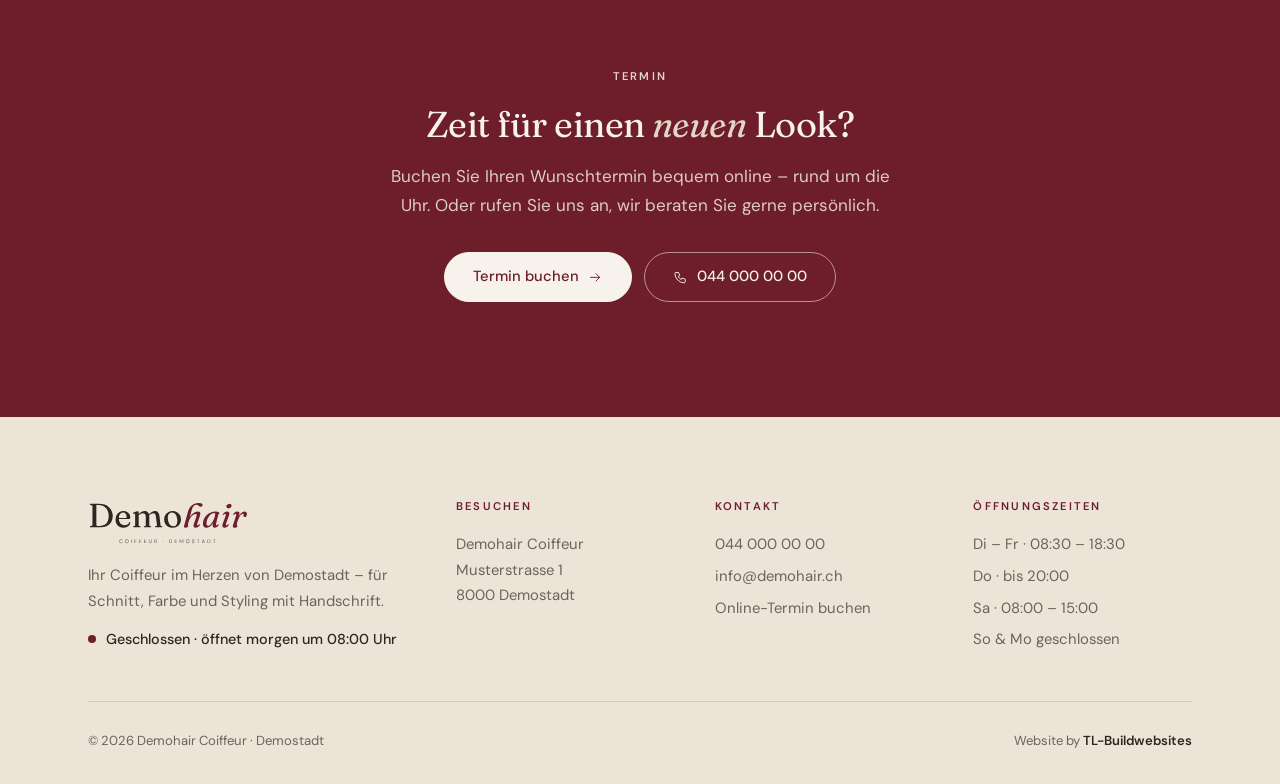
<file: ueber-uns.html>
<!DOCTYPE html>
<html lang="de-CH">
<head>
<meta charset="utf-8">
<meta name="viewport" content="width=device-width, initial-scale=1">
<title>Über uns – Demohair Coiffeur Demostadt</title>
<meta name="description" content="Geschichte und Philosophie von Demohair, Ihrem Coiffeur an der Musterstrasse 1 in Demostadt.">
<meta name="theme-color" content="#F7F2EC">
<link rel="icon" href="images/favicon.svg" type="image/svg+xml">
<link rel="preload" href="fonts/fraunces-latin-400-normal.woff2" as="font" type="font/woff2" crossorigin>
<link rel="preload" href="fonts/dm-sans-latin-400-normal.woff2" as="font" type="font/woff2" crossorigin>
<link rel="stylesheet" href="css/style.css">
<script>document.documentElement.classList.add('js');</script>
</head>
<body>
<a class="skip-link" href="#inhalt">Zum Inhalt springen</a>
<header class="header">
  <div class="container header__inner">
    <a class="header__logo" href="index.html" aria-label="Demohair – zur Startseite"><img src="images/logo.svg" alt="Demohair" width="277" height="84"></a>
    <nav class="nav" aria-label="Hauptnavigation">
      <ul class="nav__list"><li><a class="nav__link" href="index.html">Start</a></li><li><a class="nav__link" href="ueber-uns.html" aria-current="page">Über uns</a></li><li><a class="nav__link" href="leistungen.html">Leistungen & Preise</a></li><li><a class="nav__link" href="team.html">Team</a></li><li><a class="nav__link" href="galerie.html">Galerie</a></li><li><a class="nav__link" href="oeffnungszeiten.html">Öffnungszeiten</a></li><li><a class="nav__link" href="kontakt.html">Kontakt</a></li></ul>
      <a class="btn" href="online-termin.html">Online-Termin</a>
      <button class="nav-toggle" type="button" aria-expanded="false" aria-controls="mobile-nav" aria-label="Menü öffnen"><span></span><span></span></button>
    </nav>
  </div>
</header>
<div class="mobile-nav" id="mobile-nav">
  <ul><li><a class="m-link" href="index.html">Start</a></li><li><a class="m-link" href="ueber-uns.html" aria-current="page">Über uns</a></li><li><a class="m-link" href="leistungen.html">Leistungen & Preise</a></li><li><a class="m-link" href="team.html">Team</a></li><li><a class="m-link" href="galerie.html">Galerie</a></li><li><a class="m-link" href="oeffnungszeiten.html">Öffnungszeiten</a></li><li><a class="m-link" href="kontakt.html">Kontakt</a></li></ul>
  <a class="btn" href="online-termin.html">Online-Termin buchen</a>
  <p><a href="tel:+41440000000">044 000 00 00</a><br><a href="mailto:info@demohair.ch">info@demohair.ch</a></p>
</div>
<main id="inhalt">
<section class="page-head page-head--image bg-cream">
  <div class="container page-head__grid">
    <div class="reveal">
      <span class="label">Über uns</span>
      <h1>Ein Ort für <em>schönes</em> Haar und gute Gespräche</h1>
      <p class="lead">Was 2011 als kleiner Salon mit zwei Stühlen begann, ist heute ein Treffpunkt für alle, die Wert auf Handwerk, Ruhe und ehrliche Beratung legen.</p>
    </div>
    <div class="page-head__photo reveal"><div class="arch"><img src="images/salon-detail.webp" alt="Salon mit runden Spiegeln und dunklen Stühlen" width="1200" height="833" decoding="async"></div></div>
  </div>
</section>
<section class="section bg-beige">
  <div class="container split">
    <div class="reveal"><div class="arch"><img src="images/haarwaesche.webp" alt="Kundin bei der entspannenden Haarwäsche" width="1000" height="1498" loading="lazy" decoding="async"></div></div>
    <div class="reveal">
      <span class="label">Unsere Geschichte</span>
      <h2>Aus einer alten <em>Hutmacherei</em> wurde Demohair</h2>
      <p>Als Lea Brunner die Räume an der Musterstrasse 1 zum ersten Mal betrat, hing noch das Schild einer Hutmacherei aus den 1920er-Jahren über der Tür. Die hohen Decken, das Fischgratparkett und die grossen Schaufenster haben wir bewahrt – und daraus einen Salon gemacht, der sich anfühlt wie ein zweites Wohnzimmer.</p>
      <p class="muted">Heute arbeiten wir zu viert, bilden Lernende aus und begleiten viele Familien schon in der zweiten Generation.</p>
      <ul class="timeline">
        <li><b>2011</b><span>Eröffnung mit zwei Stühlen und viel Mut</span></li>
        <li><b>2016</b><span>Umbau und Erweiterung auf sechs Plätze</span></li>
        <li><b>2019</b><span>Eröffnung unserer Barber-Ecke mit Marco</span></li>
        <li><b>2023</b><span>Umstellung auf vegane, nachfüllbare Pflegeprodukte</span></li>
        <li><b>2026</b><span>15 Jahre Demohair – danke für Ihre Treue</span></li>
      </ul>
    </div>
  </div>
</section>

<section class="section bg-burgundy">
  <div class="container">
    <div class="reveal"><span class="label">Philosophie</span><h2>Drei Dinge, die uns <em>wichtig</em> sind</h2></div>
    <div class="values">
      <div class="value reveal"><span class="num">01</span><h3>Beratung zuerst</h3><p>Jeder Termin beginnt mit einem Gespräch über Ihren Alltag, Ihre Routine und Ihre Wünsche – und einer ehrlichen Einschätzung, was zu Ihrem Haar passt.</p></div>
      <div class="value reveal"><span class="num">02</span><h3>Handwerk statt Trends</h3><p>Wir bilden uns jedes Jahr weiter, setzen aber auf Schnitte, die zu Ihnen passen und auch nach sechs Wochen noch schön fallen.</p></div>
      <div class="value reveal"><span class="num">03</span><h3>Nachhaltig schön</h3><p>Vegane Produkte, Nachfüllstation, Ökostrom und wassersparende Brausen – Schönheit soll nicht auf Kosten der Umwelt gehen.</p></div>
    </div>
  </div>
</section>

<section class="section bg-cream">
  <div class="container">
    <div class="reveal"><div class="frame wide-photo"><img src="images/salon-raum.webp" alt="Heller, moderner Salonraum mit runden Spiegeln" width="1400" height="934" loading="lazy" decoding="async"></div></div>
    <div class="split split--top reveal" style="margin-top:3.5rem">
      <div><span class="label">Der Salon</span><h2>Sechs Plätze, <em>viel</em> Raum</h2></div>
      <div><p class="muted">Bei uns sitzen Sie nicht Schulter an Schulter. Jeder Platz hat genug Raum für ein entspanntes Gespräch, die Waschplätze haben Massagesessel, und während der Einwirkzeit gibt es Kaffee aus der Rösterei nebenan. Der Salon ist rollstuhlgängig und in fünf Minuten vom Bahnhof erreichbar.</p>
      <a class="text-link" href="team.html">Unser Team kennenlernen <svg viewBox="0 0 24 24" fill="none" stroke="currentColor" stroke-width="1.5" stroke-linecap="round" stroke-linejoin="round" aria-hidden="true"><path d="M4 12h15M13 6l6 6-6 6"/></svg></a></div>
    </div>
  </div>
</section>
<section class="section bg-burgundy cta">
  <div class="container reveal">
    <span class="label">Termin</span>
    <h2>Zeit für einen <em>neuen</em> Look?</h2>
    <p>Buchen Sie Ihren Wunschtermin bequem online – rund um die Uhr. Oder rufen Sie uns an, wir beraten Sie gerne persönlich.</p>
    <div class="btn-row">
      <a class="btn btn--light" href="online-termin.html">Termin buchen <svg viewBox="0 0 24 24" fill="none" stroke="currentColor" stroke-width="1.5" stroke-linecap="round" stroke-linejoin="round" aria-hidden="true"><path d="M4 12h15M13 6l6 6-6 6"/></svg></a>
      <a class="btn btn--outline-light" href="tel:+41440000000"><svg viewBox="0 0 24 24" fill="none" stroke="currentColor" stroke-width="1.5" stroke-linecap="round" stroke-linejoin="round" aria-hidden="true"><path d="M5 4h4l2 5-2.5 1.5a11 11 0 0 0 5 5L15 13l5 2v4a2 2 0 0 1-2 2A16 16 0 0 1 3 6a2 2 0 0 1 2-2"/></svg> 044 000 00 00</a>
    </div>
  </div>
</section>
</main>
<footer class="footer">
  <div class="container">
    <div class="footer__top">
      <div>
        <a class="footer__logo" href="index.html"><img src="images/logo.svg" alt="Demohair" width="277" height="84" loading="lazy"></a>
        <p>Ihr Coiffeur im Herzen von Demostadt – für Schnitt, Farbe und Styling mit Handschrift.</p>
        <span class="status" data-status><span class="status__dot"></span><span class="status__text">Öffnungszeiten</span></span>
      </div>
      <div>
        <span class="label">Besuchen</span>
        <p>Demohair Coiffeur<br>Musterstrasse 1<br>8000 Demostadt</p>
      </div>
      <div>
        <span class="label">Kontakt</span>
        <ul>
          <li><a href="tel:+41440000000">044 000 00 00</a></li>
          <li><a href="mailto:info@demohair.ch">info@demohair.ch</a></li>
          <li><a href="online-termin.html">Online-Termin buchen</a></li>
        </ul>
      </div>
      <div>
        <span class="label">Öffnungszeiten</span>
        <ul>
          <li>Di – Fr · 08:30 – 18:30</li>
          <li>Do · bis 20:00</li>
          <li>Sa · 08:00 – 15:00</li>
          <li>So &amp; Mo geschlossen</li>
        </ul>
      </div>
    </div>
    <div class="footer__bottom">
      <span>© <span data-year>2026</span> Demohair Coiffeur · Demostadt</span>
      <span class="footer__credit">Website by <b>TL-Buildwebsites</b></span>
    </div>
  </div>
</footer>
<script src="js/main.js"></script>
</body>
</html>
</file>
<file: css/style.css>
/* =========================================================
   Demohair – Coiffeur Demostadt
   Modernes Salon-Editorial · Demo-Website by TL-Buildwebsites
   ========================================================= */

/* ---------- Schriften (lokal) ---------- */
@font-face { font-family: "Fraunces"; src: url("../fonts/fraunces-latin-400-normal.woff2") format("woff2"); font-weight: 400; font-style: normal; font-display: swap; }
@font-face { font-family: "Fraunces"; src: url("../fonts/fraunces-latin-400-italic.woff2") format("woff2"); font-weight: 400; font-style: italic; font-display: swap; }
@font-face { font-family: "Fraunces"; src: url("../fonts/fraunces-latin-500-normal.woff2") format("woff2"); font-weight: 500; font-style: normal; font-display: swap; }
@font-face { font-family: "Fraunces"; src: url("../fonts/fraunces-latin-500-italic.woff2") format("woff2"); font-weight: 500; font-style: italic; font-display: swap; }
@font-face { font-family: "DM Sans"; src: url("../fonts/dm-sans-latin-400-normal.woff2") format("woff2"); font-weight: 400; font-style: normal; font-display: swap; }
@font-face { font-family: "DM Sans"; src: url("../fonts/dm-sans-latin-500-normal.woff2") format("woff2"); font-weight: 500; font-style: normal; font-display: swap; }
@font-face { font-family: "DM Sans"; src: url("../fonts/dm-sans-latin-600-normal.woff2") format("woff2"); font-weight: 600; font-style: normal; font-display: swap; }
@font-face { font-family: "DM Sans"; src: url("../fonts/dm-sans-latin-700-normal.woff2") format("woff2"); font-weight: 700; font-style: normal; font-display: swap; }

/* ---------- Tokens ---------- */
:root {
  --cream: #F7F2EC;
  --beige: #EDE4D8;
  --beige-deep: #E2D6C6;
  --burgundy: #6E1E2B;
  --burgundy-hover: #561520;
  --ink: #2E2420;
  --muted: #6E625B;
  --line: rgba(46, 36, 32, .14);
  --line-burgundy: rgba(110, 30, 43, .35);
  --paper: #FBF8F4;

  --serif: "Fraunces", Georgia, "Times New Roman", serif;
  --sans: "DM Sans", "Segoe UI", system-ui, -apple-system, sans-serif;

  --gutter: clamp(1.25rem, 4vw, 3rem);
  --maxw: 1200px;
  --header-h: 80px;
  --arch: 999px 999px 0 0;
  --radius: 4px;
}

/* ---------- Basis ---------- */
*, *::before, *::after { box-sizing: border-box; }
html { -webkit-text-size-adjust: 100%; scroll-padding-top: calc(var(--header-h) + 1rem); }
body {
  margin: 0;
  background: var(--cream);
  color: var(--ink);
  font-family: var(--sans);
  font-size: 1.0625rem;
  line-height: 1.7;
  -webkit-font-smoothing: antialiased;
}
img { display: block; max-width: 100%; height: auto; }
a { color: inherit; text-decoration: none; }
button { font: inherit; color: inherit; }
p { margin: 0 0 1.1em; }
::selection { background: var(--burgundy); color: var(--cream); }
:focus-visible { outline: 2px solid var(--burgundy); outline-offset: 3px; }

h1, h2, h3 {
  font-family: var(--serif);
  font-weight: 400;
  line-height: 1.12;
  letter-spacing: -.015em;
  margin: 0 0 .55em;
  color: var(--ink);
}
h1 { font-size: clamp(2.4rem, 4.6vw, 3.75rem); }
h2 { font-size: clamp(1.8rem, 3vw, 2.25rem); }
h3 { font-size: clamp(1.2rem, 1.6vw, 1.375rem); line-height: 1.3; }
h1 em, h2 em, h3 em { font-style: italic; color: var(--burgundy); }

.label {
  display: block;
  font-family: var(--sans);
  font-size: .7rem; font-weight: 600;
  letter-spacing: .2em; text-transform: uppercase;
  color: var(--burgundy);
  margin-bottom: 1.1rem;
}
.lead { font-size: 1.0625rem; color: var(--muted); max-width: 32rem; }
.muted { color: var(--muted); }
.sr-only { position: absolute; width: 1px; height: 1px; overflow: hidden; clip: rect(0 0 0 0); white-space: nowrap; }

.container { width: 100%; max-width: var(--maxw); margin: 0 auto; padding: 0 var(--gutter); }
.narrow { max-width: 800px; }
.section { padding: clamp(4.5rem, 9vw, 7.5rem) 0; }
.bg-cream { background: var(--cream); }
.bg-beige { background: var(--beige); }
.bg-burgundy { background: var(--burgundy); color: var(--cream); }
.bg-burgundy h2, .bg-burgundy h3 { color: var(--cream); }
.bg-burgundy h2 em, .bg-burgundy h3 em { color: var(--beige-deep); }
.bg-burgundy .label { color: var(--beige-deep); }
.bg-burgundy .muted, .bg-burgundy p { color: rgba(247, 242, 236, .82); }

.skip-link { position: absolute; left: -999px; top: 0; z-index: 999; background: var(--burgundy); color: var(--cream); padding: .6rem 1rem; }
.skip-link:focus { left: 1rem; top: 1rem; }

/* ---------- Einzige Animationen: sanftes Einblenden & leichter Bild-Zoom ---------- */
.js .reveal { opacity: 0; transform: translateY(16px); transition: opacity .5s ease, transform .5s ease; }
.js .reveal.is-in { opacity: 1; transform: none; }

.zoom { overflow: hidden; }
.zoom img { transition: transform .6s ease; }
.zoom:hover img, a:hover > .zoom img, button:hover > .zoom img { transform: scale(1.04); }

/* ---------- Bogenmotiv ---------- */
.arch { border-radius: var(--arch); overflow: hidden; background: var(--beige); }
.arch img, .frame img { width: 100%; height: 100%; object-fit: cover; }
.frame { border-radius: var(--radius); overflow: hidden; background: var(--beige); }

/* ---------- Header ---------- */
.header {
  position: sticky; top: 0; z-index: 100;
  height: var(--header-h);
  background: var(--cream);
  border-bottom: 1px solid transparent;
}
.header.is-scrolled { border-bottom-color: var(--line); }
.header__inner { height: 100%; display: flex; align-items: center; justify-content: space-between; gap: 2rem; }
.header__logo img { width: 148px; }
.nav { display: flex; align-items: center; gap: clamp(1rem, 2vw, 2rem); }
.nav__list { display: flex; gap: clamp(.9rem, 1.6vw, 1.6rem); list-style: none; margin: 0; padding: 0; }
.nav__link { font-size: .9rem; font-weight: 500; padding: .3rem 0; white-space: nowrap; border-bottom: 1px solid transparent; transition: color .25s ease, border-color .25s ease; }
.nav__link:hover { color: var(--burgundy); }
.nav__link[aria-current="page"] { color: var(--burgundy); border-bottom-color: var(--burgundy); }

.nav-toggle { display: none; width: 44px; height: 44px; border: 1px solid var(--line); border-radius: 999px; background: transparent; cursor: pointer; position: relative; }
.nav-toggle span { position: absolute; left: 13px; right: 13px; height: 1.5px; background: var(--ink); }
.nav-toggle span:nth-child(1) { top: 17px; }
.nav-toggle span:nth-child(2) { top: 25px; }
.nav-open .nav-toggle span:nth-child(1) { top: 21px; transform: rotate(45deg); }
.nav-open .nav-toggle span:nth-child(2) { top: 21px; transform: rotate(-45deg); }

.mobile-nav { display: none; }

/* ---------- Buttons ---------- */
.btn {
  display: inline-flex; align-items: center; justify-content: center; gap: .6rem;
  padding: .95rem 1.75rem; border-radius: 999px;
  font-size: .92rem; font-weight: 500; line-height: 1.2;
  border: 1px solid var(--burgundy);
  background: var(--burgundy); color: var(--cream);
  cursor: pointer; white-space: nowrap;
  transition: background-color .25s ease, color .25s ease, border-color .25s ease;
}
.btn:hover { background: var(--burgundy-hover); border-color: var(--burgundy-hover); }
.btn svg { width: 1em; height: 1em; flex: none; }
.btn--outline { background: transparent; color: var(--burgundy); }
.btn--outline:hover { background: var(--burgundy); color: var(--cream); border-color: var(--burgundy); }
.btn--light { background: var(--cream); color: var(--burgundy); border-color: var(--cream); }
.btn--light:hover { background: var(--beige); border-color: var(--beige); }
.btn--outline-light { background: transparent; color: var(--cream); border-color: rgba(247, 242, 236, .55); }
.btn--outline-light:hover { background: var(--cream); color: var(--burgundy); border-color: var(--cream); }
.btn--large { padding: 1.15rem 2.25rem; font-size: 1rem; }
.btn[disabled] { opacity: .4; cursor: not-allowed; }
.btn-row { display: flex; flex-wrap: wrap; gap: .75rem; }

.text-link { display: inline-flex; align-items: center; gap: .45rem; font-size: .92rem; font-weight: 500; color: var(--burgundy); border-bottom: 1px solid var(--line-burgundy); padding-bottom: .15rem; transition: color .25s ease, border-color .25s ease; }
.text-link:hover { color: var(--burgundy-hover); border-color: var(--burgundy); }
.text-link svg { width: 1em; height: 1em; }

/* ---------- Hero ---------- */
.hero { padding: clamp(2rem, 5vw, 4rem) 0 clamp(4rem, 8vw, 6.5rem); }
.hero__grid { display: grid; grid-template-columns: 1.05fr .95fr; gap: clamp(2.5rem, 6vw, 6rem); align-items: center; }
.hero__kicker { font-family: var(--serif); font-size: 1.15rem; color: var(--muted); margin-bottom: .75rem; }
.hero__kicker b { font-weight: 500; color: var(--ink); }
.hero h1 { margin-bottom: .45em; }
.hero .lead { margin-bottom: 2.25rem; }
.hero__facts { display: flex; flex-wrap: wrap; gap: .5rem 2rem; margin-top: 2.75rem; padding-top: 1.5rem; border-top: 1px solid var(--line); font-size: .9rem; color: var(--muted); }
.hero__facts span { display: inline-flex; align-items: center; gap: .5rem; }
.hero__facts svg { width: 1.05rem; height: 1.05rem; color: var(--burgundy); }
.hero__photo { position: relative; justify-self: end; width: 100%; max-width: 500px; }
.hero__photo .arch { aspect-ratio: 4 / 5.2; }
.hero__photo .arch img { object-position: 50% 30%; }
.hero__note {
  position: absolute; left: -2.25rem; bottom: 2.5rem;
  background: var(--cream); border-radius: 999px;
  padding: .75rem 1.25rem; font-size: .85rem;
  border: 1px solid var(--line);
}
.hero__note b { font-family: var(--serif); font-weight: 500; color: var(--burgundy); font-size: 1.05rem; margin-right: .25rem; }

/* ---------- Seitenkopf ---------- */
.page-head { padding: clamp(3rem, 7vw, 5.5rem) 0 clamp(3rem, 6vw, 4.5rem); }
.page-head__grid { display: grid; grid-template-columns: 1.15fr .85fr; gap: clamp(2rem, 6vw, 6rem); align-items: end; }
.page-head .lead { margin: 0; }
.page-head h1 { margin: 0; }
.page-head--image .page-head__grid { align-items: center; }
.page-head--image h1 { margin-bottom: .5em; }
.page-head__photo .arch { aspect-ratio: 4 / 4.6; max-width: 380px; margin-left: auto; }
.page-head__photo .arch img { object-position: 50% 30%; }

/* ---------- Split-Abschnitte ---------- */
.split { display: grid; grid-template-columns: 1fr 1fr; gap: clamp(2.5rem, 7vw, 6.5rem); align-items: center; }
.split--top { align-items: start; }
.split .arch { aspect-ratio: 4 / 5; }
.quote { font-family: var(--serif); font-size: clamp(1.4rem, 2.2vw, 1.75rem); line-height: 1.4; margin: 0 0 1.5rem; }
.quote em { color: var(--burgundy); }

.section-head { display: flex; justify-content: space-between; align-items: end; gap: 1.5rem 2rem; flex-wrap: wrap; margin-bottom: clamp(2.5rem, 5vw, 3.5rem); }
.section-head h2 { margin: 0; }

/* ---------- Menü (Preise) ---------- */
.menu { list-style: none; margin: 0; padding: 0; }
.menu li { padding: .95rem 0; }
.menu__row { display: flex; align-items: baseline; gap: .75rem; }
.menu__name { font-family: var(--serif); font-size: 1.15rem; line-height: 1.35; }
.menu__dots { flex: 1; min-width: 1.5rem; border-bottom: 1.5px dotted rgba(46, 36, 32, .3); transform: translateY(-.28em); }
.menu__price { font-weight: 600; font-size: .98rem; white-space: nowrap; color: var(--ink); }
.menu__desc { font-size: .9rem; color: var(--muted); margin-top: .1rem; }
.menu__tag { font-family: var(--sans); font-size: .6rem; font-weight: 600; letter-spacing: .16em; text-transform: uppercase; color: var(--burgundy); border: 1px solid var(--line-burgundy); border-radius: 999px; padding: .12rem .5rem; margin-left: .5rem; vertical-align: middle; white-space: nowrap; }

.menu-cat { padding: clamp(2.75rem, 5vw, 3.75rem) 0; border-top: 1px solid var(--line-burgundy); }
.menu-cat:first-child { border-top: 0; padding-top: 0; }
.menu-cat__head { display: grid; grid-template-columns: 2.5rem 1fr; gap: .25rem 1rem; align-items: baseline; margin-bottom: 1.25rem; }
.menu-cat__num { font-family: var(--serif); font-style: italic; color: var(--burgundy); font-size: 1.1rem; }
.menu-cat__head h2 { margin: 0; }
.menu-cat__intro { grid-column: 2; color: var(--muted); font-size: .95rem; margin: .5rem 0 0; max-width: 36rem; }
.menu-cat .menu { margin-left: 3.5rem; }
.menu-note { padding-top: 2rem; border-top: 1px solid var(--line-burgundy); font-size: .9rem; color: var(--muted); }

.cat-nav { display: flex; flex-wrap: wrap; gap: .5rem; }
.pill { display: inline-block; padding: .5rem 1.05rem; border: 1px solid var(--line); border-radius: 999px; font-size: .85rem; background: transparent; cursor: pointer; transition: background-color .25s ease, color .25s ease, border-color .25s ease; }
.pill:hover { border-color: var(--burgundy); color: var(--burgundy); }
.pill.is-active { background: var(--burgundy); border-color: var(--burgundy); color: var(--cream); }

/* ---------- Team ---------- */
.team-grid { display: grid; grid-template-columns: repeat(4, 1fr); gap: clamp(1.25rem, 2.5vw, 2.25rem); }
.person .arch { aspect-ratio: 3 / 4.1; margin-bottom: 1.35rem; }
.person .arch img { object-position: 50% 22%; }
.person h3 { margin: 0 0 .35rem; font-size: 1.375rem; }
.person .label { margin-bottom: .9rem; font-size: .65rem; }
.person__spec { font-size: .92rem; color: var(--ink); margin-bottom: .5rem; }
.person__bio { font-size: .9rem; color: var(--muted); margin-bottom: .9rem; }
.person__quote { font-family: var(--serif); font-style: italic; color: var(--burgundy); font-size: 1rem; line-height: 1.5; margin: 0; }

/* ---------- Galerie (Masonry) ---------- */
.masonry { columns: 3; column-gap: 14px; }
.masonry > * { break-inside: avoid; margin-bottom: 14px; }
.g-item { display: block; width: 100%; padding: 0; border: 0; background: var(--beige); cursor: zoom-in; border-radius: var(--radius); }
.g-item img { width: 100%; height: auto; }
.g-item.is-arch { border-radius: var(--arch); }
.g-cap { display: flex; justify-content: space-between; align-items: baseline; gap: 1rem; padding: .6rem .1rem 0; font-size: .8rem; color: var(--muted); }
.g-cap b { font-family: var(--serif); font-weight: 400; font-size: 1rem; color: var(--ink); }
.g-wrap { display: block; }
.g-wrap.is-hidden { display: none; }

/* Lightbox */
.lightbox { position: fixed; inset: 0; z-index: 300; background: rgba(36, 22, 22, .94); display: none; place-items: center; }
.lightbox.is-open { display: grid; }
.lightbox__figure { margin: 0; max-width: min(92vw, 1100px); display: flex; flex-direction: column; align-items: center; }
.lightbox__img { max-height: 78vh; max-width: 100%; width: auto; border-radius: var(--radius); }
.lightbox__cap { color: var(--beige); margin-top: 1rem; font-size: .9rem; text-align: center; }
.lightbox__cap b { font-family: var(--serif); font-weight: 400; font-size: 1.2rem; color: var(--cream); margin-right: .5rem; }
.lightbox__btn { position: absolute; width: 50px; height: 50px; border-radius: 999px; border: 1px solid rgba(247, 242, 236, .35); background: transparent; color: var(--cream); display: grid; place-items: center; cursor: pointer; transition: background-color .25s ease, color .25s ease; }
.lightbox__btn:hover { background: var(--cream); color: var(--burgundy); }
.lightbox__btn svg { width: 20px; height: 20px; }
.lightbox__close { top: 1.25rem; right: 1.25rem; }
.lightbox__prev { left: 1.25rem; top: 50%; margin-top: -25px; }
.lightbox__next { right: 1.25rem; top: 50%; margin-top: -25px; }
.lightbox__count { position: absolute; top: 1.6rem; left: 1.6rem; color: var(--beige); font-size: .85rem; letter-spacing: .1em; }

/* ---------- Über uns ---------- */
.timeline { list-style: none; padding: 0; margin: 2.25rem 0 0; }
.timeline li { display: grid; grid-template-columns: 4.5rem 1fr; gap: 1rem; padding: .9rem 0; border-top: 1px solid var(--line); }
.timeline b { font-family: var(--serif); font-weight: 400; font-style: italic; font-size: 1.15rem; color: var(--burgundy); }
.timeline span { color: var(--muted); font-size: .95rem; }
.values { display: grid; grid-template-columns: repeat(3, 1fr); gap: clamp(1.5rem, 4vw, 3.5rem); margin-top: 3rem; }
.value { border-top: 1px solid rgba(247, 242, 236, .3); padding-top: 1.5rem; }
.value .num { display: block; font-family: var(--serif); font-style: italic; color: var(--beige-deep); margin-bottom: .75rem; }
.value p { margin: 0; font-size: .95rem; }
.wide-photo { aspect-ratio: 21 / 9; }

/* ---------- Online-Termin ---------- */
.steps { display: grid; grid-template-columns: repeat(3, 1fr); gap: clamp(1.5rem, 4vw, 3rem); }
.step { border-top: 1px solid var(--line-burgundy); padding-top: 1.5rem; }
.step__num { display: block; font-family: var(--serif); font-style: italic; color: var(--burgundy); font-size: 1.5rem; margin-bottom: .5rem; }
.step p { margin: 0; color: var(--muted); font-size: .95rem; }
.cta-panel { border-radius: 6px; padding: clamp(2.75rem, 6vw, 4.5rem) clamp(1.5rem, 5vw, 4.5rem); display: grid; grid-template-columns: 1.3fr 1fr; gap: 2rem 3rem; align-items: center; }
.cta-panel h2 { margin-bottom: .4em; }
.cta-panel p { margin: 0; }
.cta-panel__action { display: flex; flex-direction: column; align-items: flex-start; gap: .9rem; }
.cta-panel__action small { font-size: .85rem; }
.cta-panel__action small a { text-decoration: underline; text-underline-offset: 3px; }
.checklist { list-style: none; padding: 0; margin: 0; display: grid; gap: .9rem; }
.checklist li { display: flex; gap: .85rem; align-items: flex-start; }
.checklist svg { flex: none; width: 20px; height: 20px; color: var(--burgundy); margin-top: .25rem; }

/* Buchungs-Demo */
.notice { display: flex; gap: .9rem; align-items: flex-start; background: var(--paper); border: 1px solid var(--line); border-radius: var(--radius); padding: 1.1rem 1.35rem; margin-bottom: 3rem; font-size: .93rem; }
.notice svg { flex: none; width: 22px; height: 22px; color: var(--burgundy); margin-top: .1rem; }
.notice p { margin: 0; }
.booking { display: grid; grid-template-columns: 1fr 330px; gap: clamp(1.5rem, 4vw, 3.5rem); align-items: start; }
.bk-step { padding: 2rem 0; border-top: 1px solid var(--line); }
.bk-step:first-child { padding-top: 0; border-top: 0; }
.bk-step h3 { display: flex; align-items: center; gap: .75rem; margin-bottom: 1.15rem; }
.bk-step h3 span { font-family: var(--sans); font-size: .75rem; font-weight: 600; width: 1.8rem; height: 1.8rem; display: inline-grid; place-items: center; border-radius: 999px; border: 1px solid var(--burgundy); color: var(--burgundy); flex: none; }
.choice-grid { display: grid; grid-template-columns: repeat(auto-fill, minmax(185px, 1fr)); gap: .65rem; }
.choice { text-align: left; background: var(--paper); border: 1px solid var(--line); border-radius: var(--radius); padding: .9rem 1rem; cursor: pointer; transition: border-color .25s ease, background-color .25s ease; }
.choice b { display: block; font-weight: 500; font-size: .95rem; }
.choice small { color: var(--muted); font-size: .8rem; }
.choice:hover { border-color: var(--burgundy); }
.choice.is-selected { border-color: var(--burgundy); background: var(--beige); box-shadow: inset 0 0 0 1px var(--burgundy); }
.choice--person { display: flex; align-items: center; gap: .8rem; }
.choice--person img { width: 44px; height: 52px; border-radius: 999px 999px 0 0; object-fit: cover; object-position: 50% 20%; }
.days { display: grid; grid-template-columns: repeat(6, 1fr); gap: .5rem; margin-bottom: 1rem; }
.day { background: var(--paper); border: 1px solid var(--line); border-radius: var(--radius); padding: .65rem .25rem; text-align: center; cursor: pointer; line-height: 1.3; transition: border-color .25s ease, background-color .25s ease, color .25s ease; }
.day small { display: block; font-size: .68rem; letter-spacing: .12em; text-transform: uppercase; color: var(--muted); }
.day b { font-family: var(--serif); font-weight: 400; font-size: 1.4rem; }
.day:hover { border-color: var(--burgundy); }
.day.is-selected { background: var(--burgundy); border-color: var(--burgundy); color: var(--cream); }
.day.is-selected small { color: var(--beige-deep); }
.slots { display: flex; flex-wrap: wrap; gap: .5rem; }
.slot { border: 1px solid var(--line); background: var(--paper); border-radius: 999px; padding: .45rem .95rem; font-size: .87rem; cursor: pointer; transition: border-color .25s ease, background-color .25s ease, color .25s ease; }
.slot:hover { border-color: var(--burgundy); }
.slot[disabled] { opacity: .35; cursor: not-allowed; text-decoration: line-through; }
.slot.is-selected { background: var(--burgundy); color: var(--cream); border-color: var(--burgundy); }
.summary { position: sticky; top: calc(var(--header-h) + 1.5rem); background: var(--paper); border: 1px solid var(--line); border-radius: 6px; padding: 1.75rem; }
.summary dl { margin: 0 0 1.5rem; display: grid; gap: .8rem; }
.summary dt, .confirm__card dt { font-size: .68rem; font-weight: 600; letter-spacing: .16em; text-transform: uppercase; color: var(--muted); }
.summary dd, .confirm__card dd { margin: 0; font-weight: 500; }
.summary .btn { width: 100%; }
.summary__hint { font-size: .8rem; color: var(--muted); margin: .85rem 0 0; text-align: center; }
.confirm { display: none; text-align: center; max-width: 620px; margin: 0 auto; }
.confirm.is-visible { display: block; }
.confirm__icon { width: 72px; height: 84px; margin: 0 auto 1.5rem; border-radius: var(--arch); background: var(--burgundy); display: grid; place-items: center; color: var(--cream); }
.confirm__icon svg { width: 32px; height: 32px; margin-top: .5rem; }
.confirm__card { background: var(--paper); border: 1px solid var(--line); border-radius: 6px; padding: 1.5rem 1.75rem; margin: 2rem 0; text-align: left; display: grid; grid-template-columns: 1fr 1fr; gap: 1rem 2rem; }
.features { display: grid; grid-template-columns: repeat(4, 1fr); gap: 1.75rem; }
.feature { border-top: 1px solid var(--line-burgundy); padding-top: 1.25rem; }
.feature svg { width: 24px; height: 24px; color: var(--burgundy); margin-bottom: .75rem; }
.feature h3 { margin-bottom: .35rem; }
.feature p { margin: 0; font-size: .92rem; color: var(--muted); }

/* ---------- Öffnungszeiten ---------- */
.status { display: inline-flex; align-items: center; gap: .6rem; font-size: .9rem; font-weight: 500; }
.status__dot { width: 8px; height: 8px; border-radius: 50%; background: var(--muted); flex: none; }
.status.is-open .status__dot { background: #3F7A4C; }
.status.is-closed .status__dot { background: var(--burgundy); }
.hours { list-style: none; margin: 1.75rem 0 0; padding: 0; border-top: 1px solid var(--line-burgundy); }
.hours li { display: flex; justify-content: space-between; gap: 1rem; padding: 1.05rem 0; border-bottom: 1px solid var(--line); font-variant-numeric: tabular-nums; }
.hours .day-name { font-family: var(--serif); font-size: 1.2rem; }
.hours .closed { color: var(--muted); }
.hours li.is-today, .hours li.is-today .closed { color: var(--burgundy); font-weight: 700; }
.hours li.is-today .day-name { font-weight: 500; }
.hours li.is-today .day-name::after { content: "Heute"; font-family: var(--sans); font-size: .62rem; font-weight: 700; letter-spacing: .16em; text-transform: uppercase; margin-left: .75rem; vertical-align: middle; }
.info-block + .info-block { margin-top: 2.25rem; padding-top: 2.25rem; border-top: 1px solid var(--line); }
.info-block p { color: var(--muted); font-size: .95rem; }
.holidays { list-style: none; padding: 0; margin: 0; font-size: .93rem; }
.holidays li { display: flex; justify-content: space-between; gap: 1rem; padding: .5rem 0; border-bottom: 1px solid var(--line); }

/* ---------- Kontakt ---------- */
.contact-grid { display: grid; grid-template-columns: 5fr 7fr; gap: clamp(2.5rem, 6vw, 6rem); }
.contact-list { display: grid; gap: 1.75rem; align-content: start; }
.contact-list .label { margin-bottom: .35rem; color: var(--muted); }
.contact-list a, .contact-list address { font-family: var(--serif); font-size: 1.4rem; font-style: normal; line-height: 1.35; }
.contact-list a { color: var(--burgundy); border-bottom: 1px solid var(--line-burgundy); transition: border-color .25s ease, color .25s ease; }
.contact-list a:hover { border-color: var(--burgundy); color: var(--burgundy-hover); }
.form { display: grid; grid-template-columns: 1fr 1fr; gap: 1.15rem 1.35rem; }
.field { display: flex; flex-direction: column; gap: .4rem; }
.field--full { grid-column: 1 / -1; }
.field label { font-size: .7rem; font-weight: 600; letter-spacing: .16em; text-transform: uppercase; color: var(--muted); }
.field input, .field select, .field textarea { font: inherit; font-size: 1rem; color: var(--ink); background: var(--paper); border: 1px solid var(--line); border-radius: var(--radius); padding: .85rem 1rem; width: 100%; transition: border-color .25s ease; }
.field textarea { min-height: 150px; resize: vertical; }
.field input:focus, .field select:focus, .field textarea:focus { outline: none; border-color: var(--burgundy); }
.check { display: flex; gap: .7rem; align-items: flex-start; font-size: .88rem; color: var(--muted); }
.check input { margin-top: .3rem; accent-color: var(--burgundy); }
.form.is-hidden { display: none; }
.form-success { display: none; background: var(--paper); border: 1px solid var(--line); border-radius: 6px; padding: 3rem 2rem; text-align: center; }
.form-success.is-visible { display: block; }
.map { position: relative; border-radius: 6px; overflow: hidden; background: var(--beige); aspect-ratio: 16 / 7; }
.map svg { width: 100%; height: 100%; display: block; }
.map__label { position: absolute; left: 1.25rem; bottom: 1.25rem; background: var(--cream); border-radius: var(--radius); padding: .85rem 1.1rem; font-size: .87rem; line-height: 1.5; border: 1px solid var(--line); }
.map__label b { font-family: var(--serif); font-weight: 500; font-size: 1.1rem; color: var(--burgundy); }

/* ---------- Termin-Aufruf ---------- */
.cta { text-align: center; }
.cta h2 { max-width: 36rem; margin: 0 auto .5em; }
.cta p { max-width: 32rem; margin: 0 auto 2rem; }
.cta .btn-row { justify-content: center; }

/* ---------- Footer ---------- */
.footer { background: var(--beige); padding: clamp(3.5rem, 7vw, 5rem) 0 2rem; font-size: .93rem; }
.footer__top { display: grid; grid-template-columns: 1.5fr 1fr 1fr 1fr; gap: 2.5rem; padding-bottom: 3rem; border-bottom: 1px solid var(--line); }
.footer__logo img { width: 160px; margin-bottom: 1.1rem; }
.footer p { color: var(--muted); margin: 0 0 .75rem; }
.footer .label { margin-bottom: 1rem; }
.footer ul { list-style: none; margin: 0; padding: 0; display: grid; gap: .4rem; color: var(--muted); }
.footer a { transition: color .25s ease; }
.footer a:hover { color: var(--burgundy); }
.footer__bottom { display: flex; justify-content: space-between; flex-wrap: wrap; gap: 1rem; padding-top: 1.75rem; font-size: .82rem; color: var(--muted); }
.footer__credit b { color: var(--ink); font-weight: 600; }

/* ---------- Responsive ---------- */
@media (max-width: 1080px) {
  .nav__list, .nav > .btn { display: none; }
  .nav-toggle { display: block; }
  .nav-open .mobile-nav { display: flex; }
  .mobile-nav {
    position: fixed; top: var(--header-h); left: 0; right: 0; bottom: 0; z-index: 90;
    background: var(--cream); border-top: 1px solid var(--line);
    flex-direction: column; padding: 1.5rem var(--gutter) 2.5rem; overflow-y: auto;
  }
  .mobile-nav ul { list-style: none; padding: 0; margin: 0 0 2rem; }
  .mobile-nav li { border-bottom: 1px solid var(--line); }
  .mobile-nav a.m-link { display: block; padding: .75rem 0; font-family: var(--serif); font-size: 1.4rem; }
  .mobile-nav a.m-link[aria-current="page"] { color: var(--burgundy); font-style: italic; }
  .mobile-nav .btn { align-self: flex-start; margin-bottom: 1.5rem; }
  .mobile-nav p { color: var(--muted); }
}

@media (max-width: 900px) {
  .hero__grid, .page-head__grid, .split, .contact-grid, .booking, .cta-panel { grid-template-columns: 1fr; }
  .hero__photo { justify-self: center; max-width: 420px; }
  .hero__note { left: -.5rem; }
  .page-head__photo .arch { margin: 0; max-width: 320px; }
  .team-grid { grid-template-columns: repeat(2, 1fr); }
  .steps, .values { grid-template-columns: 1fr; }
  .features { grid-template-columns: 1fr 1fr; }
  .footer__top { grid-template-columns: 1fr 1fr; }
  .masonry { columns: 2; }
  .summary { position: static; }
  .split .arch { max-width: 440px; }
}

@media (max-width: 600px) {
  :root { --header-h: 68px; }
  body { font-size: 1rem; }
  .header__logo img { width: 126px; }
  .btn-row .btn { flex: 1 1 auto; }
  .hero { padding-top: 1.25rem; }
  .hero__photo { max-width: 100%; }
  .hero__note { left: .75rem; bottom: 1rem; font-size: .8rem; }
  .team-grid { grid-template-columns: 1fr 1fr; gap: 1.75rem 1rem; }
  .person h3 { font-size: 1.15rem; }
  .person .label { font-size: .58rem; letter-spacing: .14em; }
  .person__bio, .person__quote { display: none; }
  .person__spec { font-size: .85rem; }
  .masonry { column-gap: 10px; }
  .masonry > * { margin-bottom: 10px; }
  .g-cap { flex-direction: column; gap: 0; font-size: .72rem; }
  .menu-cat__head { grid-template-columns: 1fr; }
  .menu-cat__intro { grid-column: 1; }
  .menu-cat .menu { margin-left: 0; }
  .menu__name { font-size: 1.05rem; }
  .menu__tag { display: none; }
  .form, .features, .footer__top, .confirm__card { grid-template-columns: 1fr; }
  .days { grid-template-columns: repeat(3, 1fr); }
  .map { aspect-ratio: 4 / 3; }
  .contact-list a, .contact-list address { font-size: 1.25rem; }
  .lightbox__prev, .lightbox__next { top: auto; bottom: 1.25rem; margin: 0; }
  .wide-photo { aspect-ratio: 4 / 3; }
}

/* ---------- Reduzierte Bewegung ---------- */
@media (prefers-reduced-motion: reduce) {
  *, *::before, *::after { transition-duration: .01ms !important; }
  .js .reveal { opacity: 1; transform: none; }
  .zoom:hover img, a:hover > .zoom img, button:hover > .zoom img { transform: none; }
}
</file>
